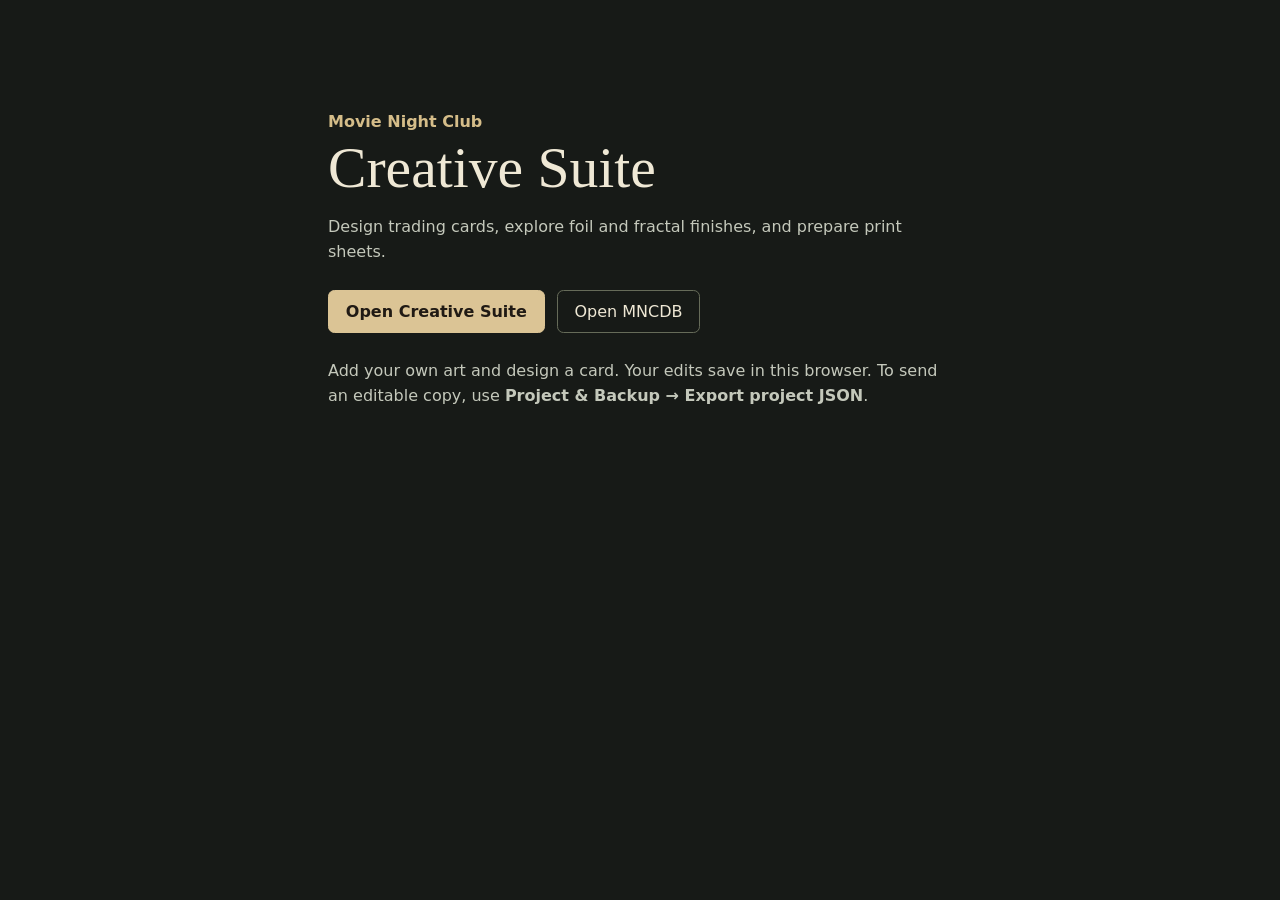
<file: index.html>
<!doctype html>
<html lang="en">
<head>
  <meta charset="utf-8">
  <meta name="viewport" content="width=device-width, initial-scale=1">
  <title>MNC Creative Suite</title>
  <style>
    :root { color-scheme: dark; font: 100% system-ui, sans-serif; }
    body { margin: 0; background: #171a17; color: #efe8d5; }
    main { margin: min(16vh, 7rem) auto 3rem; max-width: 39rem; padding: 0 1.25rem; }
    h1 { margin: .35rem 0 .9rem; font: 500 clamp(2.1rem, 8vw, 3.6rem)/1.08 Georgia, serif; }
    p { color: #c4c8bb; line-height: 1.55; }
    .club { color: #d5bd89; font-weight: 600; }
    nav { display: flex; flex-wrap: wrap; gap: .75rem; margin: 1.6rem 0; }
    a { padding: .7rem 1.05rem; border: 1px solid #666b59; border-radius: .4rem; color: #efe8d5; text-decoration: none; }
    nav a:first-child { background: #dbc495; border-color: #dbc495; color: #201a14; font-weight: 650; }
    a:hover { text-decoration: underline; }
    a:focus-visible { outline: 2px solid #f5e1bc; outline-offset: 4px; }
  </style>
</head>
<body>
  <main>
    <div class="club">Movie Night Club</div>
    <h1>Creative Suite</h1>
    <p>Design trading cards, explore foil and fractal finishes, and prepare print sheets.</p>
    <nav aria-label="Movie Night Club sites">
      <a href="./studio/">Open Creative Suite</a>
      <a href="https://flarnrules.github.io/mnc-db/">Open MNCDB</a>
    </nav>
    <p>Add your own art and design a card. Your edits save in this browser. To send an editable copy, use <strong>Project &amp; Backup → Export project JSON</strong>.</p>
  </main>
</body>
</html>
</file>
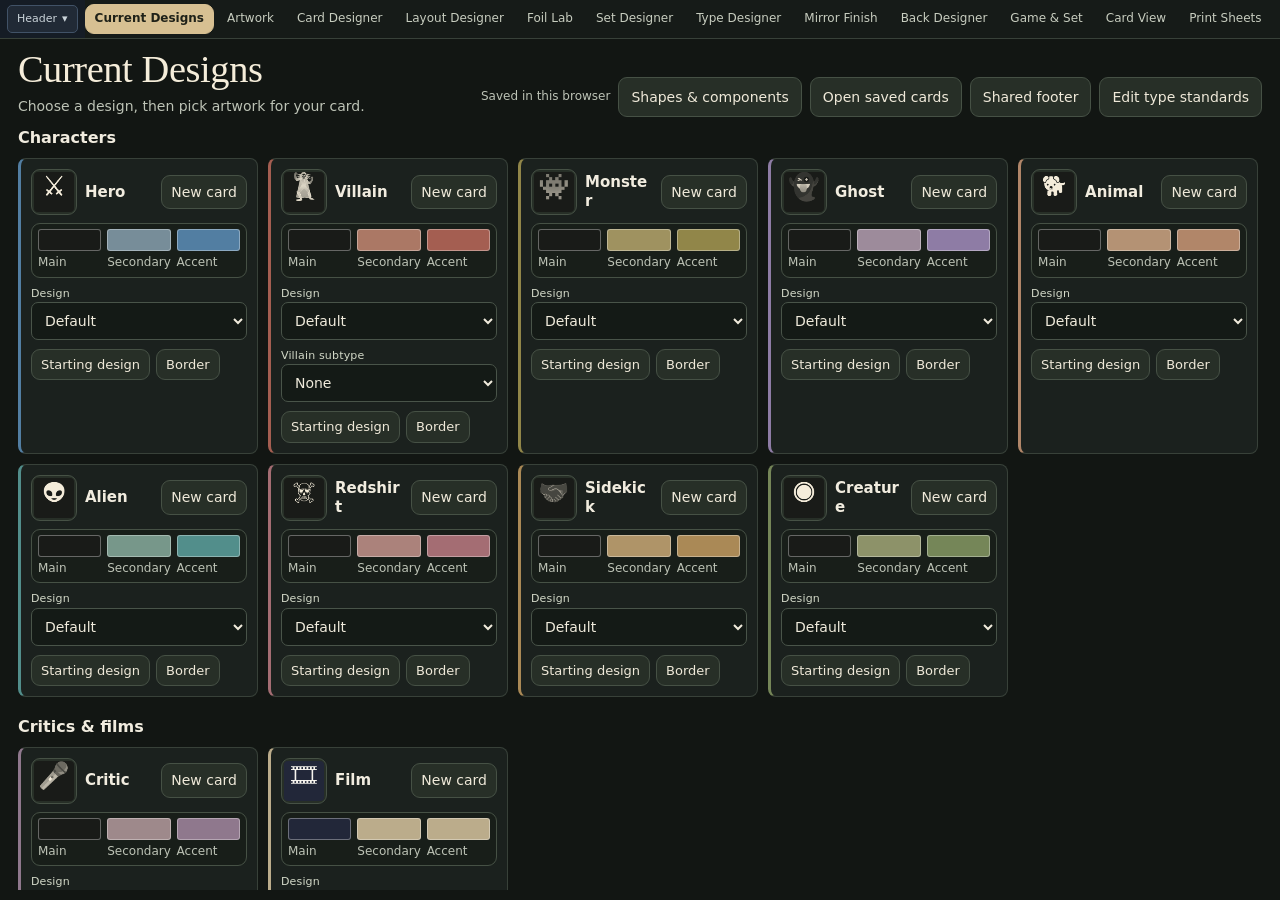
<file: studio/index.html>
<!doctype html>
<html lang="en"><head><meta charset="utf-8"><meta name="viewport" content="width=device-width, initial-scale=1, interactive-widget=resizes-content">
<title>MNC Creative Suite · 0.9.25</title><link rel="stylesheet" href="style.css?v=0.9.21"><link rel="stylesheet" href="back-studio.css"><link rel="stylesheet" href="shape-studio.css?v=0.9.24"><link rel="stylesheet" href="design-system.css?v=0.9.21"><link rel="stylesheet" href="layout-designer.css?v=0.9.21"><link rel="stylesheet" href="workspace.css?v=0.9.21"></head>
<body>
<header class="mast" id="suiteTray" hidden><div class="brand"><div class="brand-mark" aria-hidden="true"><span class="r">m</span><span class="b">n</span><span class="g">c</span></div><div><h1>Movie Night Club <b>Creative Suite</b></h1><p>TRADING CARD WORKSHOP</p></div></div><div class="mast-side"><span class="pill">v0.9.25</span><span class="pill gold">LIQUOR EXCHANGE · DEC 12 2026</span></div></header>
<div class="suite-nav"><button id="suiteTrayToggle" type="button" aria-controls="suiteTray" aria-expanded="false" title="Show suite header">Header</button><nav id="suiteTabs" class="tabs" aria-label="Workspace sections"><button type="button" class="active" data-tab="visualLanguage">Current Designs</button>
<button type="button" data-tab="library">Artwork</button>
<button type="button" data-tab="studio">Card Designer</button>
<button type="button" data-tab="layoutDesigner">Layout Designer</button>
<button type="button" data-tab="prism">Foil Lab</button>
<button type="button" data-tab="setDesigner">Set Designer</button>
<button type="button" data-tab="typeDesigner">Type Designer</button>
<button type="button" data-tab="mirror">Mirror Finish</button>
<button type="button" data-tab="backs">Back Designer</button>
<button type="button" data-tab="rules">Game &amp; Set</button>
<button type="button" data-tab="viewer">Card View</button>
<button type="button" data-tab="production">Print Sheets</button>
<button type="button" data-tab="fractal">Fractal Lab</button>
<button type="button" data-tab="glyph">Glyph Kit</button>
<button type="button" data-tab="data">Project &amp; Backup</button></nav>
<label class="compact-only suite-tool-picker"><span>Tool</span><select id="suiteTool" aria-label="Workspace tool"></select></label></div>
<main>
<section class="page" id="layoutDesigner" aria-labelledby="ldTitle">
  <header class="ld-toolbar">
    <div class="ld-heading"><h2 id="ldTitle">Layout Designer</h2><p id="ldEditScope">Edits autosave to this card.</p></div>
    <div id="ldTypeActions" class="ld-toolbar-actions" hidden><button id="ldCommitType" class="accent-btn" type="button">Save starting design</button><button id="ldCancelType" type="button">Cancel</button></div>
    <button id="ldSetupToggle" class="ld-mobile-control" type="button" aria-controls="ldSetup" aria-expanded="false">Card &amp; layout</button>
    <div class="ld-setup" id="ldSetup">
      <label class="label ld-card-choice" id="ldCardChoice">Card<select id="ldCard"></select></label>
      <details class="ld-layout-tools" id="ldLayoutTools">
        <summary>Reusable layouts</summary>
        <div class="ld-layout-menu">
          <div class="ld-preset-choice">
            <label class="label">Layout<select id="ldPreset"></select></label>
            <button id="ldApply" type="button">Load layout</button>
          </div>
        </div>
      </details>
      <div class="ld-toolbar-actions">
        <button id="ldNewDesign" type="button">New design</button>
        <button id="ldSave" type="button">Save design</button>
        <button id="ldTypeDefault" type="button">Use for this card type</button>
        <button id="ldExport" class="accent-btn" type="button">Export PNG</button>
      </div>
    </div>
  </header>
  <div class="ld-quick-tools" id="ldQuickTools" aria-label="Layout tools">
    <button id="ldFooterQuick" class="compact-only" type="button" disabled>Footer</button>
    <button id="ldArtQuick" type="button">Art window</button>
    <button id="ldMaskQuick" type="button">Cutout mask</button>
    <button id="ldPlatesQuick" type="button">Nameplates</button>
    <button id="ldBorderQuick" type="button">Outer border</button>
    <button id="ldGradientQuick" type="button">Gradients</button>
  </div>
  <p id="ldEmpty" class="ld-empty" hidden>Start a reusable design with <strong>New design</strong> or choose a card in <button type="button" data-tab="visualLanguage">Current Designs</button>.</p>
  <div class="ld-mobile-panes" id="ldMobilePanes" role="group" aria-label="Layout views">
    <button id="ldCanvasView" type="button" aria-controls="ldStagePanel" aria-pressed="true">Canvas</button>
    <button id="ldLayersView" type="button" aria-controls="ldLayerRail" aria-pressed="false">Layers</button>
    <button id="ldEditView" type="button" aria-controls="ldInspectorRail" aria-pressed="false">Edit layer</button>
  </div>
  <div class="ld-workspace" id="ldWorkspace" data-pane="canvas">
    <aside class="ld-rail ld-layer-rail" id="ldLayerRail" aria-labelledby="ldLayersTitle">
      <div class="ld-panel-heading"><h3 id="ldLayersTitle">Layers</h3></div>
      <div class="ld-layer-tools">
        <label class="sr-only" for="ldNewLayer">Layer to add</label>
        <select id="ldNewLayer"><option value="text">Text</option><option value="rect">Rectangle</option><option value="circle">Ellipse</option><option value="image">Image</option></select>
        <button id="ldAdd" type="button">Add</button>
      </div>
      <ul id="ldLayers" class="ld-layers" aria-label="Layers in stacking order"></ul>
      <div class="ld-layer-tools ld-reorder">
        <button id="ldForward" type="button" title="Move toward the front">Raise</button>
        <button id="ldBackward" type="button" title="Move toward the back">Lower</button>
      </div>
    </aside>
    <div class="ld-stage-panel" id="ldStagePanel">
      <div class="ld-trace-tools" id="ldTraceTools" role="group" aria-label="Trace cutout" hidden>
        <button id="ldTraceUndo" type="button">Remove point</button>
        <button id="ldTraceCancel" type="button">Cancel trace</button>
        <button id="ldTraceFinish" class="accent-btn" type="button">Finish outline</button>
      </div>
      <div class="ld-stage" id="ldStage">
        <div class="ld-mat" id="ldMat">
          <div class="ld-artboard" id="ldArtboard">
            <canvas id="ldCanvas" width="750" height="1050" tabindex="0" aria-label="Card front artboard. Select a layer, then use arrow keys to move it."></canvas>
            <canvas id="ldMaskGuide" class="ld-mask-guide" width="750" height="1050" tabindex="0" aria-label="Trace a cutout around the artwork" hidden></canvas>
            <div class="ld-safe-area" id="ldSafeArea" aria-hidden="true"></div>
            <div class="ld-selection" id="ldSelection" hidden>
              <div class="ld-handle" data-handle="nw"></div><div class="ld-handle" data-handle="ne"></div>
              <div class="ld-handle" data-handle="sw"></div><div class="ld-handle" data-handle="se"></div>
              <div class="ld-handle ld-handle-edge" data-handle="n"></div><div class="ld-handle ld-handle-edge" data-handle="s"></div>
              <div class="ld-handle ld-handle-edge" data-handle="w"></div><div class="ld-handle ld-handle-edge" data-handle="e"></div>
            </div>
          </div>
        </div>
      </div>
    </div>
    <aside class="ld-rail ld-inspector-rail" id="ldInspectorRail" aria-labelledby="ldLayerTitle">
      <div class="ld-panel-heading"><h3 id="ldLayerTitle">Properties</h3><select id="ldFooterPart" class="compact-only" aria-label="Footer layer" hidden><option value="footer">Set Abbrev</option><option value="number">Card number</option><option value="setIcon">Set Symbol</option><option value="footerLine">Footer divider</option></select></div>
      <div class="ld-inspector-tabs" aria-label="Layer settings">
        <button id="ldPropertiesTab" type="button" aria-pressed="true">Properties</button>
        <button id="ldFillTab" type="button" aria-pressed="false" hidden>Fill</button>
        <button id="ldEffectsTab" type="button" aria-pressed="false">Effects</button>
        <button id="ldMaskTab" type="button" aria-pressed="false" hidden>Mask</button>
      </div>
      <div id="ldInspector" class="ld-inspector"></div>
    </aside>
  </div>
  <footer class="ld-statusbar" id="ldStatusbar">
    <div class="ld-status-tools">
      <button id="ldUndo" type="button" title="Undo (Ctrl+Z)" disabled>Undo</button>
      <button id="ldRedo" type="button" title="Redo (Ctrl+Shift+Z)" disabled>Redo</button>
      <label class="ld-zoom">Zoom
        <select id="ldZoom"><option value="fit">Fit</option><option value="0.5">50%</option><option value="0.75">75%</option><option value="1">100%</option><option value="1.5">150%</option></select>
      </label>
      <button id="ldPan" class="ld-mobile-control" type="button" aria-pressed="false" title="Pan the zoomed canvas" hidden>Pan</button>
      <label class="ld-guides"><input id="ldGuides" type="checkbox" checked> Safe area guide</label>
      <button id="ldGuideHelp" type="button" aria-haspopup="dialog">Trim guide</button>
    </div>
    <p id="ldStatus" class="ld-hint" role="status">Drag to move. Double-click text to edit.</p>
    <div class="ld-status-links" id="ldStatusLinks">
      <button id="ldStudio" type="button">Card Designer</button>
      <button id="ldView" type="button">Card View</button>
    </div>
  </footer>
  <dialog id="ldGuideDialog" class="ld-dialog" aria-labelledby="ldGuideTitle">
    <h3 id="ldGuideTitle">Trim and safe area</h3>
    <p>The card edge is the intended 2½ × 3½ inch cut. Everything inside that edge is on the card, including the outer band.</p>
    <p>The dashed guide sits ⅛ inch (37.5 px) inside the cut. Keep essential text and symbols inside it so they have room if the cut shifts.</p>
    <p>A 24 px band starts at the edge and extends inward about 0.08 inch (2 mm). Print sheets place their cut marks at the card edge.</p>
    <form method="dialog" class="buttonbar"><button class="accent-btn" type="submit">Done</button></form>
  </dialog>
  <dialog id="ldSaveDialog" class="ld-dialog" aria-labelledby="ldSaveTitle">
    <form id="ldSaveForm">
      <h3 id="ldSaveTitle">Save design</h3>
      <label class="label">Design name<input id="ldSaveName" maxlength="96" required></label>
      <label class="label">Save to<select id="ldAssignment"><option id="ldOtherAssignment" value="other">Other designs</option><option value="variant">Card type variant</option><option value="default">Card type default</option></select></label>
      <label class="label" id="ldAssignmentTypeRow" hidden>Card type<select id="ldAssignmentType"></select></label>
      <p id="ldAssignmentStatus" class="status-line" role="status"></p>
      <div class="buttonbar"><button id="ldSaveCancel" type="button">Cancel</button><button type="submit" class="accent-btn">Save</button></div>
    </form>
  </dialog>
</section>
<section class="page" id="typeDesigner">
<div class="sectionhead"><div><h2>Type Designer</h2><p>Shared rule wording and formatting for a card type.</p></div><div class="buttonbar"><button id="typeOpenLayout" type="button">Open Layout Designer</button><button id="typeOpenSymbols" type="button">Edit type design</button><button id="typeOpenCard" type="button">Open preview card</button></div></div>
<div class="type-workspace tool-workspace"><aside class="panel"><label class="label">Card type<select id="typeDesignProfile"></select></label><p id="typeDesignCount" class="status-line"></p>
<label class="label" id="typeColorLabel">Type accent<input id="typeDesignColor" type="color"></label>
<label class="label" id="typeHeaderSubtypeRow">Character header<select id="typeHeaderSubtype"><option value="">Use default</option><option value="false">Type only</option><option value="true">Show italic subtype</option></select></label>
<h3>Shared printed rule</h3><label class="label">Wording<select id="typeDesignRuleMode"><option value="default">Original wording</option><option value="custom">My wording</option><option value="hidden">Do not print a type rule</option></select></label>
<textarea id="typeDesignRule" rows="5" maxlength="4000" aria-label="Shared printed type rule"></textarea>
<p class="status-line">Edits update matching cards that follow the type rule. For Sidekicks, {partner} inserts the card's partner name.</p>
<button id="typeRestoreRule" type="button">Restore original wording</button>
<details id="villainSubtypeSettings" class="panel-section" open hidden>
  <summary>Villain subtypes</summary>
  <p id="villainSubtypeNames" class="muted"></p>
  <div class="buttonbar">
    <label class="label">New Villain subtype<input id="newVillainSubtype" maxlength="40"></label>
    <button id="addVillainSubtype" type="button">Add subtype</button>
  </div>
</details>
<details class="panel-section" open><summary>Matchup attributes</summary><div class="pair"><label class="label">Layout<select id="typeAttrLayout"><option value="columns">Side by side</option><option value="stacked">Stacked rows</option></select></label><label class="label">Order<select id="typeAttrOrder"><option value="wins-first">Beats first</option><option value="losses-first">Beaten by first</option></select></label></div><div class="pair"><label class="label">Background<select id="typeAttrStyle"><option value="tint">Type colors</option><option value="none">No background</option><option value="outline">Outline</option><option value="solid">Solid</option></select></label><label class="label">Space between groups (px)<input id="typeAttrGap" type="number" min="4" max="100" step="1"></label></div><div class="pair"><label class="label">Type names (px)<input id="typeAttrValueSize" type="number" min="10" max="48" step="1"></label><label class="label">Type symbols (px)<input id="typeAttrIconSize" type="number" min="0" max="60" step="1"></label></div><div class="pair"><label class="toggle"><input id="typeAttrLabels" type="checkbox"> Print headings</label><label class="toggle"><input id="typeAttrIcons" type="checkbox"> Print symbols</label><label class="toggle"><input id="typeAttrNames" type="checkbox"> Print type names</label></div><div class="pair"><label class="label">Beats heading<input id="typeAttrWinLabel" maxlength="48" placeholder="Auto"></label><label class="label">Beaten by heading<input id="typeAttrLossLabel" maxlength="48" placeholder="Auto"></label></div></details>
<details class="panel-section" id="typeMatchHeading" open>
  <summary>Beats and Beaten by heading style</summary>
  <div class="pair">
    <label class="label">Heading font<select id="typeMatchHeadingFont"><option value="">Default</option><option value="sans">Sans serif</option><option value="serif">Serif</option><option value="mono">Monospace</option><option value="system">System UI</option></select></label>
    <label class="label">Heading weight and style<select id="typeMatchHeadingStyle"><option value="">Default</option><option value="normal">Regular</option><option value="bold">Bold</option><option value="italic">Italic</option><option value="bold-italic">Bold italic</option></select></label>
  </div>
  <div class="three"><label class="label">Headings (px)<input id="typeAttrLabelSize" type="number" min="8" max="32" step="1"></label><label class="label">Heading color<input id="typeMatchHeadingColor" type="color"></label><button id="typeMatchHeadingAuto" type="button">Use palette color</button></div>
</details>
<details class="panel-section" open><summary>Type rule, power &amp; quote formatting</summary><div class="three"><label class="label">Type rule (px)<input id="typeCopyTypeSize" type="number" min="12" max="48" step="1"></label><label class="label">Power (px)<input id="typeCopyPowerSize" type="number" min="12" max="48" step="1"></label><label class="label">Quote (px)<input id="typeCopyQuoteSize" type="number" min="10" max="40" step="1"></label></div><div class="pair"><label class="label">Rule font<select id="typeCopyFont"><option value="sans">Sans serif</option><option value="serif">Serif</option><option value="mono">Monospace</option></select></label><label class="label">Quote font<select id="typeCopyQuoteFont"><option value="serif">Serif</option><option value="sans">Sans serif</option><option value="mono">Monospace</option></select></label></div><div class="pair"><label class="toggle"><input id="typeCopyItalic" type="checkbox"> Italic quote</label><label class="label">Quote alignment<select id="typeCopyAlign"><option value="left">Left</option><option value="center">Center</option><option value="right">Right</option></select></label></div></details>
<button id="typeApplyFormatting" type="button">Use this formatting on matching cards</button><p id="typeDesignStatus" class="status-line" role="status"></p>
</aside><div class="panel type-preview-panel"><label class="label">Preview<select id="typePreviewCard"></select></label><canvas id="typeDesignPreview" width="750" height="1050" aria-label="Live type design preview"></canvas><p id="typePreviewStatus" class="status-line" role="status"></p></div></div></section>
<section class="page" id="setDesigner">
  <div class="sectionhead">
    <div><h2>Set Designer</h2><p id="setPlanSummary"></p></div>
    <div class="buttonbar"><button id="setExportPlan" type="button">Export plan CSV</button><button id="setNumberPreview" type="button">Preview numbering</button></div>
  </div>
  <div class="set-stats" id="setPlanStats"></div>
  <div class="set-workspace tool-workspace">
    <aside class="panel">
      <div class="pair">
        <label class="label">Set size<input id="setTarget" type="number" min="1" max="300"></label>
        <label class="label">Edition<input id="setEdition" maxlength="14"></label>
      </div>
      <div class="matrix-scroll"><table class="set-counts"><thead><tr><th>Group</th><th>Planned</th><th>Named</th></tr></thead><tbody id="setGroupCounts"></tbody></table></div>
      <p id="setPlanBalance" class="status-line" role="status"></p>
      <button id="setCreateNamed" type="button">Create the named drafts</button>
      <p id="setActionStatus" class="status-line" role="status"></p>
    </aside>
    <div class="panel">
      <div class="previewheading"><h3 id="setGroupTitle"></h3><button id="setEditGroupStyle" type="button">Edit this standard</button></div>
      <label class="label">Card group<select id="setGroup"></select></label>
      <p id="itemSlotHelp" class="status-line" hidden></p>
      <div class="matrix-scroll set-slot-scroll"><table class="set-slots"><thead><tr><th>Slot</th><th>Card name</th><th>Linked design</th><th></th></tr></thead><tbody id="setSlotRows"></tbody></table></div>
      <details id="setOverflow" hidden><summary>Saved slots beyond this quantity</summary><div id="setOverflowRows"></div></details>
      <details id="setNumbering" hidden>
        <summary>Numbering preview</summary>
        <p id="setNumberWarning" class="status-line"></p>
        <div class="matrix-scroll set-slot-scroll"><table><thead><tr><th>Proposed</th><th>Group</th><th>Name</th><th>Current</th></tr></thead><tbody id="setNumberRows"></tbody></table></div>
        <button id="setApplyNumbers" type="button">Apply numbers to linked cards</button>
      </details>
    </div>
  </div>
</section>

<section class="page active" id="visualLanguage" aria-labelledby="currentDesignsTitle">
  <div class="sectionhead">
    <div><h2 id="currentDesignsTitle" tabindex="-1">Current Designs</h2><p id="designsIntro">Choose a design, then pick artwork for your card.</p></div>
    <div class="buttonbar">
      <span id="designSaveStatus" class="status-line" role="status"></span>
      <button id="openDesignComponents" type="button" aria-controls="designComponentsPanel" aria-expanded="false">Shapes &amp; components</button>
      <button id="openSavedCards" type="button" data-tab="studio">Open saved cards</button>
      <button id="openSharedFooter" type="button" aria-controls="sharedFooterPanel" aria-expanded="false">Shared footer</button>
      <button id="toggleDesignStandards" type="button" aria-controls="designStandards" aria-expanded="false">Edit type standards</button>
    </div>
  </div>
  <div id="designGallery" class="tool-scroll">
    <p id="designArtworkNote" class="status-line" hidden></p>
    <div id="designChoices"></div>
    <details id="otherDesigns" class="other-card-types">
      <summary>Other designs</summary>
      <div class="buttonbar design-management">
        <label class="label">Preview type<select id="designNewType"></select></label>
        <button id="designNewLayout" type="button">New design</button>
      </div>
      <div id="designOtherList" class="design-list"></div>
    </details>
    <details class="other-card-types">
      <summary>Other card types</summary>
      <div class="buttonbar">
        <label class="label">Legacy type<select id="otherCardType"><option>Archive</option><option>Member</option><option>Meme</option><option>Moment</option><option>Location</option><option>Byline</option><option>Award</option><option>Reaction</option><option>Artifact</option></select></label>
        <button id="createOtherCard" type="button">New card</button>
      </div>
    </details>
  </div>
  <div id="designStandards" class="symbols-workspace tool-workspace" hidden>
    <div id="standardGlyphTools" class="panel">
      <div class="glyph-alignment">
        <canvas id="symbolAlignment" width="224" height="224" tabindex="0" aria-label="Glyph alignment in its box. Drag or use the arrow keys to move the glyph."></canvas>
        <div>
          <h3>Glyph alignment</h3>
          <p class="muted">Drag the glyph in the square to adjust it within its box. Arrow keys move it in small steps.</p>
          <output id="symbolAlignmentStatus">X 0% · Y 0%</output>
          <div class="buttonbar"><button id="symbolAlignCenter" type="button">Center glyph</button><button id="symbolAlignReset" type="button">Reset</button></div>
        </div>
      </div>
      <label class="label">Glyph source<select id="symbolSource"><option value="text">Text or emoji</option><option value="image">PNG image</option><option value="builtin">Drawn type glyph</option><option value="hidden">Hidden</option></select></label>
      <div id="symbolTextFields">
        <label class="label">Glyph<input id="symbolGlyph" maxlength="32"></label>
        <div id="symbolCandidates" class="buttonbar"></div>
        <details class="panel-section">
          <summary>Font and presentation</summary>
          <div class="pair">
            <label class="label">Font<select id="symbolFont"></select></label>
            <label class="label">Presentation<select id="symbolPresentation"><option value="text">Monochrome text</option><option value="emoji">Color emoji</option></select></label>
          </div>
          <p id="symbolFontStatus" class="status-line" role="status"></p>
          <div class="font-comparison"><figure><canvas id="symbolSegoe" width="180" height="130" aria-label="Segoe UI Symbol comparison"></canvas><figcaption>Segoe UI Symbol</figcaption></figure><figure><canvas id="symbolTimes" width="180" height="130" aria-label="Times New Roman comparison"></canvas><figcaption>Times New Roman</figcaption></figure></div>
          <button id="symbolFreeze" type="button">Save glyph as PNG</button>
        </details>
      </div>
      <div id="symbolImageFields" hidden>
        <label class="label">Glyph image<select id="symbolAsset"></select></label>
        <div class="buttonbar"><label class="file-label secondary">Upload PNG<input id="symbolUpload" type="file" accept="image/png,.png"></label><button id="symbolFindDrawing" type="button">Find matching drawing</button></div>
        <details class="panel-section">
          <summary>Image appearance</summary>
          <label class="label">Image style<select id="symbolImageMode"><option value="tint">Single ink silhouette</option><option value="original">Original image</option></select></label>
          <label class="toggle"><input id="symbolRemoveWhite" type="checkbox" checked> Clear white background</label>
        </details>
      </div>
      <p id="symbolStatus" class="status-line" role="status"></p>
      <details class="panel-section">
        <summary>Glyph ink and background</summary>
        <label class="label">Ink<select id="symbolInkMode"><option value="auto">Use card text color</option><option value="custom">Custom</option></select></label>
        <label class="label" id="symbolColorRow" hidden>Custom ink<input id="symbolColor" type="color" value="#000000"></label>
        <div class="symbol-large"><canvas id="symbolLarge" width="512" height="512" aria-label="Selected glyph on its own"></canvas></div>
      </details>
      <details class="panel-section">
        <summary>Chart tools</summary>
        <div class="buttonbar"><button id="symbolRefresh" type="button">Refresh glyph folder</button><button id="symbolExportChart" type="button">Export chart PNG</button></div>
      </details>
      <details id="browseTypeGlyphs" class="panel-section">
        <summary>Browse type glyphs</summary>
        <div class="symbol-chart" id="symbolChart"></div>
      </details>
    </div>
    <div id="typeStandardPreviewPanel" class="panel type-standard-preview" hidden>
      <h3>Starting design preview</h3>
      <canvas id="typeStandardPreview" width="375" height="525" aria-label="Preview of the default for a new card of this type"></canvas>
    </div>
    <div class="panel symbol-editor">
      <label class="label">Type or mark<select id="symbolProfile"></select></label>
      <div class="standard-tabs" role="group" aria-label="Type design settings">
        <button type="button" data-standard-tab="colors">Colors</button>
        <button type="button" data-standard-tab="border">Border</button>
        <button type="button" data-standard-tab="glyphs">Glyphs</button>
        <button type="button" data-standard-tab="layout">Starting design</button>
      </div>
      <section id="standardColors" hidden>
        <h3>Starting colors</h3>
        <p class="muted">Choose a swatch or enter a hex value. New cards of this type use these colors.</p>
        <div id="typeColorFields" class="type-color-fields"></div>
        <div class="buttonbar"><button id="resetTypeColors" type="button">Use layout colors</button><button id="editSourceColors" type="button">Edit card colors</button></div>
        <p id="typeColorStatus" role="status" class="status-line"></p>
      </section>
      <section id="standardBorder" hidden>
        <h3>Starting border</h3>
        <p class="muted">New cards of this type start with this border.</p>
        <div class="pair">
          <label class="label">Border profile<select id="typeBorderProfile"></select></label>
          <label class="label"><span id="typeBorderColorLabel">Border color</span><input id="typeBorderColor" type="color"></label>
        </div>
        <label class="label" id="typeBorderClassicRow">Classic style<select id="typeBorderClassic"></select></label>
        <div class="pair">
          <label class="label" id="typeBorderWidthRow"><span id="typeBorderWidthLabel">Band width (px)</span><input id="typeBorderWidth" type="number" min="2" max="160" step="1"></label>
          <label class="label" id="typeBorderInsetRow">Inset (px)<input id="typeBorderInset" type="number" min="0" max="90" step="1"></label>
        </div>
        <div class="pair">
          <label class="label" id="typeBorderContourRow">Contour<select id="typeBorderContour"></select></label>
          <label class="label">Opacity (%)<input id="typeBorderOpacity" type="number" min="0" max="100" step="1"></label>
        </div>
        <label class="toggle"><input id="typeBorderVisible" type="checkbox"> Show outer border</label>
        <button id="resetTypeBorder" type="button">Use layout border</button>
        <details class="panel-section">
          <summary>Copy a border between cards and this type</summary>
          <label class="label">Saved card<select id="typeBorderSource"></select></label>
          <div class="buttonbar"><button id="captureTypeBorder" type="button">Use this card’s border</button><button id="applyTypeBorder" type="button">Apply border to this card</button></div>
        </details>
        <p id="typeBorderStatus" role="status" class="status-line"></p>
      </section>
      <section id="standardLayout" hidden>
        <h3>Starting design for new cards</h3>
        <p id="startingDesignSource" class="muted"></p>
        <div class="buttonbar"><button id="standardEditLayout" class="accent-btn" type="button">Edit default</button><button id="standardNewVariant" type="button">New variant</button><button id="standardTypeRules" type="button">Type rules &amp; matchups</button></div>
        <div id="typeAssignSection" class="design-management" hidden>
          <label class="label">Assign saved design<select id="typeAssignDesign"></select></label>
          <div class="buttonbar"><button id="typeSetDesignDefault" type="button">Set as default</button><button id="typeAddDesignVariant" type="button">Add variant</button></div>
        </div>
        <div class="design-management"><h3>Variants</h3><div id="typeDesignVariants" class="design-list"></div></div>
        <details class="panel-section">
          <summary>Use a saved card as the starting design</summary>
          <label class="label">Source card<select id="standardSource"></select></label>
          <p class="muted">Copies the look and layout. New cards get their own title, art, and number.</p>
          <button id="symbolSaveDesign" type="button">Use this card’s design</button>
        </details>
        <button id="resetStartingDesign" type="button" hidden>Reset starting layout</button>
        <p id="symbolDesignStatus" class="status-line" role="status"></p>
      </section>
      <section id="standardGlyphs">
      <div class="pair">
        <label id="symbolTargetRow" class="label">Glyph to edit<select id="symbolTarget"><option value="icon">Type icon</option><option value="setMark">LX26 set mark</option></select></label>
        <label class="label">Badge shape<select id="symbolBackdrop"><option value="none">None</option><option value="circle">Circle</option><option value="square">Rounded square</option><option value="pill">Pill</option><option value="diamond">Diamond</option><option value="shield">Shield</option></select></label>
      </div>
      <div id="typeMarkTools" class="buttonbar" hidden><p id="typeMarkStatus" class="status-line"></p><button id="resetTypeMark" type="button">Use shared LX26 mark</button></div>
      <div class="symbol-context-window" id="symbolContextWindow">
        <h3>Glyph preview</h3>
        <p id="symbolContextLocation" class="status-line"></p>
        <label class="label">Preview card<select id="symbolContextCard"></select></label>
        <label class="label" id="symbolPreviewModeRow" hidden>Preview style
          <select id="symbolPreviewMode">
            <option value="standard">Selected standard</option>
            <option value="card">Card’s saved glyph and placement</option>
          </select>
        </label>
        <div class="symbol-context-canvases">
          <figure><canvas id="symbolContextMini" width="250" height="350" tabindex="0" aria-label="Full card and glyph outline"></canvas><figcaption>Full card</figcaption></figure>
          <figure><canvas id="symbolContextSection" width="600" height="378" tabindex="0" aria-label="Close-up of the rendered glyph"></canvas><figcaption>Glyph close-up</figcaption></figure>
        </div>
        <div id="symbolPlacementTools">
          <p class="status-line">Drag the outlined glyph to move it.</p>
          <label class="label">Glyph size <output id="symbolPlacementSizeLabel"></output><input id="symbolPlacementSize" type="range" min="0" max="250" step="1"></label>
          <details class="inspector-subsection">
            <summary>Position and apply</summary>
            <div class="three">
              <label class="label">Size (px)<input id="symbolPlacementSizeNumber" type="number" min="0" max="250" step="1"></label>
              <label class="label">Left / right (px)<input id="symbolPlacementX" type="number" min="-750" max="750" step="1"></label>
              <label class="label">Up / down (px)<input id="symbolPlacementY" type="number" min="-1050" max="1050" step="1"></label>
            </div>
            <div class="symbol-move-pad" role="group" aria-label="Move glyph">
              <button id="symbolMoveLeft" type="button">Left</button>
              <button id="symbolMoveUp" type="button">Up</button>
              <button id="symbolMoveDown" type="button">Down</button>
              <button id="symbolMoveRight" type="button">Right</button>
              <button id="symbolPlacementReset" type="button">Reset</button>
            </div>
            <p class="status-line">Focus a preview and use arrow keys to move 1 px or Shift and an arrow key to move 10 px.</p>
            <div class="buttonbar">
              <button id="symbolPlacementCard" type="button">Apply glyph to preview card</button>
              <button id="symbolPlacementType" type="button">Use placement for type</button>
            </div>
          </details>
        </div>
        <p id="symbolContextStatus" class="status-line" role="status"></p>
      </div>
      </section>
    </div>
  </div>
  <div id="designComponentsPanel" class="tool-scroll" hidden>
    <div class="previewheading"><h3>Shapes &amp; components</h3><button id="drawDesignShape" type="button">Draw a shape</button></div>
    <section class="design-group"><h3>Artwork outlines</h3><div id="designArtShapes" class="design-shape-grid"></div></section>
    <section class="design-group"><h3>Nameplates</h3><div id="designPlateShapes" class="design-shape-grid"></div></section>
    <section class="design-group"><h3>Saved shapes</h3><div id="designSavedShapes" class="design-shape-grid"></div></section>
  </div>
  <div id="sharedFooterPanel" class="symbols-workspace tool-workspace" hidden>
    <div class="panel type-standard-preview">
      <label class="label">Preview card type<select id="sharedFooterPreviewType"></select></label>
      <canvas id="sharedFooterPreview" width="375" height="525" aria-label="Preview of the shared footer on a card"></canvas>
    </div>
    <section class="panel symbol-editor" aria-labelledby="sharedFooterTitle">
      <h3 id="sharedFooterTitle">Shared footer</h3>
      <label class="label">Footer layout<select id="sharedFooterLayout"><option value="character">Character cards</option><option value="shared">All card types</option></select></label>
      <p class="muted" id="sharedFooterSummary"></p>
      <div class="buttonbar">
        <button id="sharedFooterEditLayout" class="accent-btn" type="button">Edit shared footer layout</button>
        <button id="sharedFooterApplyAll" type="button">Use shared footer on all cards</button>
        <button id="sharedFooterUndo" type="button" hidden>Undo linking</button>
        <button id="sharedFooterEditMark" type="button">Edit the LX26 mark</button>
      </div>
      <p id="sharedFooterStatus" class="status-line" role="status"></p>
      <details class="design-management" id="sharedFooterExceptions">
        <summary>Footer for one card or type</summary>
        <label class="label">Edit footer for<select id="sharedFooterScope"><option value="type">Preview type’s default</option><option value="card">Saved card</option></select></label>
        <label class="label" id="sharedFooterCardRow" hidden>Saved card<select id="sharedFooterCard"></select></label>
        <label class="toggle"><input id="sharedFooterLink" type="checkbox"> Use this footer layout</label>
        <button id="sharedFooterOpenLayout" type="button">Open footer in Layout Designer</button>
      </details>
    </section>
  </div>
</section>

<section class="page" id="library" aria-labelledby="artworkTitle">
  <div class="sectionhead">
    <div><h2 id="artworkTitle">Artwork</h2></div>
    <label class="file-label">＋ Import images / GIFs<input id="newArtwork" type="file" accept="image/*,.gif" multiple></label>
  </div>
  <div id="artworkForDesign" class="artwork-for-design panel" hidden>
    <strong id="artworkDesignName"></strong>
    <div class="buttonbar"><button id="artworkBackToDesigns" type="button" data-tab="visualLanguage">Back to Current Designs</button><button id="artworkWithoutImage" type="button">Continue without artwork</button></div>
  </div>
  <div class="panel toolbar">
    <input id="assetSearch" placeholder="Find art by title or filename..." aria-label="Search artwork">
    <select id="assetFilter" aria-label="Artwork type"><option value="">All artwork types</option></select>
    <span id="assetCount" class="muted" role="status"></span>
  </div>
  <div class="buttonbar"><button id="diskArtworkRefresh" hidden>Refresh project artwork</button><span id="diskArtworkStatus" class="muted tiny" role="status"></span></div>
  <div class="tool-scroll" id="assetScroll" tabindex="0" role="region" aria-label="Artwork gallery">
    <p id="assetEmpty" class="muted" hidden></p>
    <div id="assetGrid" class="asset-grid"></div>
  </div>
</section>
<section class="page" id="studio" aria-labelledby="cardDesignerTitle">
<div class="sectionhead card-designer-heading">
  <h2 id="cardDesignerTitle">Card Designer</h2>
  <div class="card-actions">
    <p id="cardSaveStatus" role="status">Edits save in this browser.</p>
    <div class="buttonbar">
      <button id="addCard" class="accent-btn" type="button">New card</button>
      <button id="cloneCard" type="button">Duplicate card</button>
      <button id="saveCardPNG" type="button">Export PNG</button>
    </div>
  </div>
</div>
<div class="workspace tool-workspace">
<aside class="panel leftPane" id="studioCards" aria-labelledby="savedCardsTitle">
  <h3 id="savedCardsTitle">Saved cards</h3>
  <label class="label">Find card<input id="cardSearch" placeholder="Name, ID, family..."></label>
  <label class="label">Show<select id="cardScope"><option value="all">All cards</option><option value="game">Catalog &amp; game cards</option><option value="archive">Legacy layouts</option></select></label>
  <div id="cardList" class="card-list"></div>
</aside>
<div class="preview-pane panel">
  <div class="canvas-frame">
    <canvas id="cardPreview" width="750" height="1050" aria-label="Rendered trading card preview"></canvas>
    <p id="cardPreviewEmpty" class="muted" hidden>Choose a saved card or start a new one.</p>
  </div>
  <div class="card-preview-bar">
    <span id="activeCardTitle">Card preview</span>
    <div class="buttonbar">
      <button id="studioToggleCards" class="compact-only" type="button" aria-expanded="false" aria-controls="studioCards">Saved cards</button>
      <button id="cardEditLayout" type="button" data-tab="layoutDesigner">Edit layout</button>
      <button id="cardOpenFoil" type="button" data-tab="prism" aria-label="Preview in Foil Lab">Foil Lab</button>
      <button id="openCardView" type="button">Front &amp; back</button>
    </div>
  </div>
</div>
<aside id="rightPane" class="panel rightPane"><label class="label">Title<input id="c_title"></label><div class="pair"><label class="label">Role / family<select id="c_family"><option>Character</option><option>Movie</option><option>Member</option><option>Critic</option><option>Meme</option><option>Item</option><option>Archive</option><option>Moment</option><option>Location</option><option>Byline</option><option>Award</option><option>Reaction</option><option>Artifact</option></select></label><label class="label">Rarity<select id="c_rarity"><option>Unassigned</option><option>Common</option><option>Uncommon</option><option>Rare</option><option>Ultra Rare</option><option>Special</option></select></label></div>
<p id="catalogCardStatus" class="muted tiny catalog-card-status" hidden></p>
<div id="cardItemSetControls" hidden>
  <div class="item-set-actions">
    <label class="label">Item set group<select id="cardItemSetGroup" aria-describedby="cardItemSetStatus"></select></label>
    <button id="cardOpenSetSlots" type="button">Open set slots</button>
  </div>
  <p id="cardItemSetStatus" class="status-line" role="status"></p>
</div>
<div class="inspector-tabs" role="group" aria-label="Card controls"><button type="button" data-edit-section="content">Content</button><button type="button" data-edit-section="attributes">Matchups</button><button type="button" data-edit-section="footer">Credits &amp; set</button><button type="button" data-edit-section="art">Appearance</button><button type="button" data-edit-section="symbols">Symbols</button></div>
<div class="buttonbar inspector-shortcuts card-appearance-tools">
  <button id="jumpRules" type="button">Rules</button><button id="jumpHeader" type="button">Type icon</button>
  <button id="jumpArt" type="button">Artwork</button><button id="jumpLook" type="button">Colors</button><button id="jumpFooter" type="button">Footer</button><button id="openMirrorFinish" type="button">Mirror finish</button>
</div>
<div id="gameInspector" hidden>
  <details id="gameplayGroup" class="panel-section game-rule-controls" open>
    <summary>Type &amp; gameplay</summary>
    <p id="gameRoleHelp" class="muted tiny"></p>
    <div id="typeControl">
      <div class="pair">
        <label class="label">Character category<select id="gameCategory"></select></label>
        <label class="label" id="creatureTypeControl">Creature type<input id="gameCharacterType" list="gameCharacterTypeOptions" maxlength="40"><datalist id="gameCharacterTypeOptions"></datalist></label>
      </div>
      <label class="label"><span id="gameSubtypeLabel">Subtype</span><input id="gameCharacterSubtype" maxlength="40"></label><datalist id="gameVillainSubtypes"></datalist>
      <label class="label" id="sidekickPartnerRow" hidden>Sidekick partner<input id="sidekickPartner" list="sidekickPartners" maxlength="80" placeholder="Character name or Card ID" aria-describedby="sidekickPartnerName"><datalist id="sidekickPartners"></datalist><small id="sidekickPartnerName" class="muted"></small></label>

    </div>
    <div class="match-readout" id="gameMatchups"></div>
    <button id="typeManageFromCard" type="button">Edit this type</button>
  </details>
  <details id="gameArtwork" class="panel-section">
    <summary>Artwork &amp; crop</summary>
    <label class="label">Artwork format<select id="artworkProfile"><option value="custom">Custom / existing crop</option><option value="standard">Standard · 3:2 · 2400 × 1600</option><option value="tall">Tall · 4:3 · 2400 × 1800</option><option value="wide">Wide · 2:1 · 2400 × 1200</option><option value="full">Full art · 5:7</option></select></label>
    <label class="label">Source image<select id="gameArt"></select></label>
    <div class="pair"><label class="label">Artwork fit<select id="gameFit"><option value="cover">Fill / crop</option><option value="contain">Show whole image</option></select></label><label class="label">Zoom<input type="range" id="gameZoom" min="1" max="2.5" step=".025"></label></div>
    <div class="pair"><label class="label">Pan X<input type="range" id="gamePanX" min="-1" max="1" step=".02"></label><label class="label">Pan Y<input type="range" id="gamePanY" min="-1" max="1" step=".02"></label></div>
    <div class="buttonbar"><label class="file-label secondary mini-file">Upload image<input type="file" id="gameArtUpload" accept="image/*"></label><button id="fitArt" type="button">Reset crop</button><button id="artToFractal" type="button">Open in Fractal Lab</button></div>
    <details class="inspector-subsection">
      <summary>Artwork window</summary>
      <div class="pair"><label class="label">Artwork shape<select id="gameShape"><option value="marquee">Marquee arch</option><option value="rounded">Rounded</option><option value="square">Square</option><option value="cut">Cut corners</option><option value="ellipse">Oval</option></select></label><label class="label">Artwork border<select id="gameBorder"><option value="solid">Single</option><option value="double">Double</option><option value="dashed">Dashed</option><option value="none">None</option></select></label></div>
<div class="pair"><label class="label">Artwork height<input type="range" id="artHeight" min="37" max="61"></label><label class="label">Artwork inset<input type="range" id="artInset" min="4.4" max="16" step=".2"></label></div>
<label class="label">Artwork corner<input type="range" id="gameArtRadius" min="0" max="80"></label>
    </details>
  </details>
</div>
<details id="cardWriting" class="panel-section" open><summary>Type rule, quote &amp; special power</summary>
<h4 class="footer-heading">Shared type rule</h4>
<label class="label">Wording for this card<select id="cardTypeRuleMode"><option value="inherit">Follow type rule</option><option value="custom">This card only</option><option value="hidden">Do not print</option></select></label>
<textarea id="cardTypeRuleText" rows="3" maxlength="4000" aria-label="Printed type rule"></textarea><button id="cardEditTypeRule" type="button">Edit shared type rule</button>
<h4 class="footer-heading">Special power</h4><label class="toggle"><input id="showPower" type="checkbox"> Print special power</label><label class="label">Power name<input id="ruleTitle" maxlength="80"></label><div class="pair"><label class="label">Timing<select id="gameTiming"></select></label><label class="toggle"><input id="showTiming" type="checkbox"> Print timing</label></div><label class="label">Power text<textarea id="ruleText" rows="3" maxlength="2000"></textarea></label>
<h4 class="footer-heading">Quote</h4><label class="toggle"><input id="showQuote" type="checkbox"> Print quote</label><textarea id="gameQuote" rows="3" aria-label="Quote"></textarea>
<details class="inspector-subsection"><summary>Text formatting</summary><div class="three"><label class="label">Type rule (px)<input id="cardCopyTypeSize" type="number" min="12" max="48" step="1"></label><label class="label">Power (px)<input id="cardCopyPowerSize" type="number" min="12" max="48" step="1"></label><label class="label">Quote (px)<input id="cardCopyQuoteSize" type="number" min="10" max="40" step="1"></label></div><div class="pair"><label class="label">Rule font<select id="cardCopyFont"><option value="sans">Sans serif</option><option value="serif">Serif</option><option value="mono">Monospace</option></select></label><label class="label">Quote font<select id="cardCopyQuoteFont"><option value="serif">Serif</option><option value="sans">Sans serif</option><option value="mono">Monospace</option></select></label></div><div class="pair"><label class="toggle"><input id="cardCopyItalic" type="checkbox"> Italic quote</label><label class="label">Quote alignment<select id="cardCopyAlign"><option value="left">Left</option><option value="center">Center</option><option value="right">Right</option></select></label></div><button id="cardCopyReset" type="button">Follow type formatting</button></details><p class="status-line" id="ruleFit" role="status"></p></details>
<details id="cardAttributes" class="panel-section" open><summary>Beats &amp; beaten by</summary><div class="pair"><label class="label">Layout<select id="cardAttrLayout"><option value="columns">Side by side</option><option value="stacked">Stacked rows</option></select></label><label class="label">Order<select id="cardAttrOrder"><option value="wins-first">Beats first</option><option value="losses-first">Beaten by first</option></select></label></div><div class="pair"><label class="label">Background<select id="cardAttrStyle"><option value="tint">Type colors</option><option value="none">No background</option><option value="outline">Outline</option><option value="solid">Solid</option></select></label><label class="label">Space between groups (px)<input id="cardAttrGap" type="number" min="4" max="100" step="1"></label></div><div class="pair"><label class="label">Type names (px)<input id="cardAttrValueSize" type="number" min="10" max="48" step="1"></label><label class="label">Headings (px)<input id="cardAttrLabelSize" type="number" min="8" max="32" step="1"></label><label class="label">Type symbols (px)<input id="cardAttrIconSize" type="number" min="0" max="60" step="1"></label></div><div class="pair"><label class="toggle"><input id="cardAttrLabels" type="checkbox"> Print headings</label><label class="toggle"><input id="cardAttrIcons" type="checkbox"> Print symbols</label><label class="toggle"><input id="cardAttrNames" type="checkbox"> Print type names</label></div><div class="pair"><label class="label">Beats heading<input id="cardAttrWinLabel" maxlength="48" placeholder="Auto"></label><label class="label">Beaten by heading<input id="cardAttrLossLabel" maxlength="48" placeholder="Auto"></label></div><div class="pair"><label class="label">Horizontal position (px)<input id="cardAttrX" type="number" min="-750" max="750" step="1"></label><label class="label">Vertical position (px)<input id="cardAttrY" type="number" min="-1050" max="1050" step="1"></label></div><div class="three"><label class="toggle" id="iconControl"><input type="checkbox" id="showIcons"> Matchup symbols</label><label class="toggle" id="nameControl"><input type="checkbox" id="showMatchupNames"> Matchup names</label></div><div class="buttonbar"><button id="cardAttrReset" type="button">Follow type formatting</button><button id="cardAttrStandard" type="button">Make type standard</button></div></details>
<details id="gameHeader" class="panel-section">
  <summary>Top-right type icon</summary>
  <div class="symbol-mini"><canvas id="cardSymbolPreview" width="128" height="128" aria-label="Card type symbol"></canvas><div><p id="typeIconNote" class="muted tiny"></p><button id="cardSymbolPosition" type="button">Position on card</button></div></div>
  <label class="label">Type symbol<select id="cardSymbolMode"><option value="standard">Follow type standard</option><option value="custom">This card only</option><option value="hidden">Hidden</option></select></label>
  <div id="cardSymbolOverrides" hidden>
    <div class="pair"><label class="label">Icon or emoji<input id="typeIconGlyph" maxlength="24"></label><label class="label">Icon image<select id="typeIconAsset"></select></label></div>
    <div class="pair"><label class="label">Font<select id="cardSymbolFont"></select></label><label class="label">Presentation<select id="cardSymbolPresentation"><option value="text">Monochrome text</option><option value="emoji">Color emoji</option></select></label></div>
    <label class="label">PNG style<select id="cardSymbolImageMode"><option value="tint">Single ink silhouette</option><option value="original">Original image</option></select></label>
  </div>
  <label class="label" id="roleSubtypeControl">Card subtype<input id="roleSubtype" maxlength="36" placeholder="Weapon, Shield, Meme"></label>
  <div id="customTypeIcon" hidden></div>
  <div class="buttonbar"><button id="cardSymbolToChart" type="button">Edit shared symbols</button><label class="file-label secondary">Upload glyph<input id="cardSymbolUpload" type="file" accept="image/png,.png"></label></div>
</details>
<details id="cardLayoutPresets" class="panel-section">
  <summary>Reusable layouts</summary>
  <p class="muted">Named layouts you can load onto a card.</p>
  <label class="label">Saved layout<select id="layoutPresets"></select></label>
  <div class="buttonbar">
    <button id="applyTemplate" type="button" disabled>Apply layout to this card</button>
    <button id="saveTemplate" type="button">Save a named layout</button>
  </div>
  <p id="presetStatus" class="status-line" role="status"></p>
  <div class="standard-strip">
    <span id="cardStandardName"></span>
    <button id="cardApplyStandard" type="button">Apply starting design to this card</button>
    <button id="cardEditStandard" type="button">Open type’s starting design</button>
  </div>
</details>
<details id="cardLook" class="panel-section">
  <summary>Look &amp; colors</summary>
  <label class="label">Base layout<select id="c_template"><option>Game Frame</option><option>Game Full Art</option><option>Standard</option><option>Full Art</option><option>Archive</option><option>Minimal</option><option>Glitch</option></select></label>
  <div class="buttonbar"><button id="useArt" type="button">Browse artwork</button><button id="resetTextPositions" type="button">Reset text positions</button></div>
  <div id="cardColors">
    <label class="label" id="surfaceControl">Surface<select id="surface"><option value="ink">Ink</option><option value="slate">Soft slate</option><option value="paper">Paper</option><option value="midnight">Midnight</option></select></label>
    <label class="label" id="filmThemeControl">Cinematic finish<select id="mncFilmTheme"><option value="classic">Legacy Standard</option><option value="projection">Projection Booth — navy / brass</option><option value="contact">Contact Sheet — parchment / olive</option><option value="matinee">Midnight Matinée — petrol / wine</option></select></label>
    <div class="pair"><label class="label">Main color<input id="mainColor" type="color"></label><label class="label">Border color<input id="frameColor" type="color"></label></div>
    <label class="label">Lightness <output id="lightnessValue">0</output><input id="backgroundLightness" type="range" min="-60" max="60" step="1" value="0"></label>
    <button id="resetCardColors" type="button">Reset main and border colors</button>
    <div class="pair"><label class="label">Accent color<input type="color" id="gameAccent"></label><label class="toggle"><input type="checkbox" id="useTypeColor"> Use default accent</label></div>
    <details id="gameFrameLook" class="inspector-subsection">
      <summary>Frame options</summary>
      <label class="label">Outer border style<select id="frameStyle"></select></label>
      <div class="pair"><label class="label">Border width<input type="range" id="frameWidth" min="2" max="24"></label><label class="label">Border corner<input type="range" id="frameRadius" min="0" max="65"></label></div>
    </details>
  </div>
  <label class="label">PNG corner radius <output id="cutRadiusValue">38 px</output><input id="cutRadius" type="range" min="0" max="80" step="1" value="38"></label>
  <details class="design-comparison" id="legacyVariants">
    <summary>Legacy layout comparisons</summary>
    <div class="buttonbar"><button id="refreshVariants" type="button">Refresh variants</button></div>
    <div id="variantsGrid" class="variants-grid"></div>
  </details>
</details>
<details class="panel-section" id="gameCredit">
  <summary>Footer</summary>
  <label class="label">Collection footer<select id="cardFooterMode"><option id="cardCharacterFooter" value="character">Character footer</option><option value="shared">Project-wide footer</option><option value="custom">This card’s footer</option></select></label>
  <button id="cardEditSharedFooter" type="button">Open shared footer settings</button>
<h4 class="footer-heading">Footer formatting</h4><div class="buttonbar"><button id="footerCenterPreset" type="button">Try a big centered number</button><button id="footerRightPreset" type="button">Collection at right</button></div><div class="pair"><label class="label">Card number position<select id="footerPosition"><option value="right">With Set Abbrev at right</option><option value="center">Centered at bottom</option></select></label><label class="label">Number text<select id="footerNumberFormat"><option value="fraction">019/100</option><option value="number">019</option><option value="label">CARD 019/100</option></select></label></div><div class="three"><label class="label">Number size (px)<input id="footerNumberSize" type="number" min="12" max="64" step="1"></label><label class="label">Number font<select id="footerNumberFont"><option value="serif">Serif</option><option value="sans">Sans serif</option><option value="mono">Monospace</option></select></label><label class="label">Number background<select id="footerNumberBadge"><option value="none">None</option><option value="outline">Outline</option><option value="pill">Soft pill</option></select></label></div><div class="pair"><label class="label">Credit format<select id="footerCreditMode"><option value="byline">Separate credit lines</option><option value="line">Credits on one line</option><option value="stacked">Split illustrator name</option><option value="hidden">Hide creator credits</option></select></label><label class="label">Credit alignment<select id="footerCreditAlign"><option value="left">Left</option><option value="center">Center</option><option value="right">Right</option></select></label></div><div class="three"><label class="label">Credit size (px)<input id="footerCreditSize" type="number" min="8" max="32" step="1"></label><label class="label">Credit width (px)<input id="footerCreditWidth" type="number" min="120" max="640" step="1"></label><label class="label">Set Abbrev size (px)<input id="footerCollectionSize" type="number" min="8" max="32" step="1"></label></div><div class="pair"><label class="label">Set Symbol size (px)<input id="footerMarkSize" type="number" min="0" max="64" step="1"></label><label class="label">Metadata font<select id="footerCreditFont"><option value="sans">Sans serif</option><option value="serif">Serif</option><option value="mono">Monospace</option></select></label></div><div class="three"><label class="toggle"><input id="footerPrintCode" type="checkbox"> Set Abbrev</label><label class="toggle"><input id="footerPrintEdition" type="checkbox"> Edition</label><label class="toggle"><input id="footerSeparator" type="checkbox"> Divider line</label></div><div class="buttonbar"><button id="footerUseType" type="button">Use footer for this type</button><button id="footerUseAll" type="button">Use footer on all cards</button><button id="footerUndo" type="button" disabled>Undo footer apply</button></div><p id="footerFormatStatus" class="status-line" role="status"></p>
<h4 class="footer-heading">Credits &amp; source</h4>
  <label class="label">Illustration credit<input id="c_artist" maxlength="96"></label>
  <div class="pair">
    <label class="label">Concept credit<input id="conceptCredit" maxlength="96"></label>
    <label class="label">Actor credit<input id="actorCredit" maxlength="96"></label>
  </div>
  <details id="gameCreditFields" class="inspector-subsection">
    <summary>Illustrator name split</summary>
    <div class="pair">
      <label class="label">First name<input id="artistFirst" maxlength="40"></label>
      <label class="label">Last name<input id="artistLast" maxlength="56"></label>
    </div>
  </details>
  <label class="label">Film title<input id="gameFilm" maxlength="95"></label>
  <div class="pair">
    <label class="label">Episode<input id="gameEpisode" maxlength="20"></label>
    <label class="label">Picked by<input id="gamePicker" maxlength="50"></label>
  </div>
  <h4 class="footer-heading">Collection details</h4>
  <div class="pair">
    <label class="label">Set Abbrev<input id="cardCollectionCode" maxlength="12" placeholder="From collection" aria-describedby="collectionCodeStatus"></label>
    <label class="label">Card number<input id="collectorNumber" maxlength="12" aria-describedby="cardNumberStatus"></label>
  </div>
  <p id="collectionCodeStatus" class="muted tiny" role="status"></p>
  <p id="cardNumberStatus" class="muted tiny" role="status"></p>
  <div id="customCollectionFields">
    <div class="pair">
      <label class="label">Edition<input id="gameEdition" maxlength="14"></label>
      <label class="label">Set total<input id="setTotal" type="number" min="1" max="9999" placeholder="Auto"></label>
    </div>
    <label class="label">Set name<input id="gameSet" maxlength="72"></label>
  </div>
  <label class="label">Collection symbol<select id="cardCollectionSymbolMode"><option id="cardCharacterMark" value="character" hidden disabled>Character footer · martini glass</option><option value="standard">Follow type’s LX26 mark</option><option value="custom">This card only</option><option value="hidden">Hidden</option></select></label>
  <div id="footerSetIcons" class="pair">
    <label class="label">Set icon<input id="setGlyph" maxlength="24" placeholder="🍸"></label>
    <label class="label">Set icon image<select id="setGlyphAsset"></select></label>
  </div>
  <button id="jumpNumberPlan" type="button">View LX26 numbering</button>
</details>
<button type="button" id="useGameFrame" hidden>Use gameplay layout</button>
<div id="frontQuick" class="buttonbar front-quick" hidden><button id="frontOpen" type="button">Arrange front</button><button id="frontArtQuick" type="button">Artwork shape</button><button id="frontPlateQuick" type="button">Nameplate shape</button></div>
<details id="frontLayoutPanel" class="panel-section" hidden>
  <summary>Front layout &amp; typography</summary>
  <label class="toggle"><input id="frontMove" type="checkbox"> Move elements on the preview</label>
  <div class="pair">
    <label class="label">Element<select id="frontGroup"></select></label>
    <div class="buttonbar front-reset"><button id="frontResetPosition" type="button">Reset position</button></div>
    <label class="label">Horizontal offset (px)<input id="frontX" type="number" min="-750" max="750"></label>
    <label class="label">Vertical offset (px)<input id="frontY" type="number" min="-1050" max="1050"></label>
  </div>
  <div id="frontTextTools">
    <label class="label">Text element<select id="frontText"></select></label>
    <div class="pair">
      <label class="label">Size (px)<input id="frontTextSize" type="number" min="7" max="144"></label>
      <label class="label">Font<select id="frontTextFont"><option value="">Card default</option><option value="serif">Georgia / serif</option><option value="sans">Arial / sans serif</option><option value="mono">Courier / monospace</option></select></label>
      <label class="label">Style<select id="frontTextStyle"><option value="">Card default</option><option value="normal">Regular</option><option value="bold">Bold</option><option value="italic">Italic</option><option value="bold-italic">Bold italic</option></select></label>
      <label class="label">Text color<input id="frontTextColor" type="color"></label>
      <label class="label">Text X offset (px)<input id="frontTextX" type="number" min="-750" max="750"></label>
      <label class="label">Text Y offset (px)<input id="frontTextY" type="number" min="-1050" max="1050"></label>
    </div>
    <button type="button" id="frontResetText">Reset text styling</button>
  </div>
  <div id="frontShapeArt" class="panel-section" hidden>
    <label class="label">Custom artwork shape<select id="frontArtShape"></select></label>
    <button id="frontDesignArt" type="button">Design artwork shape</button>
  </div>
  <p id="frontFullArtNote" class="muted tiny" hidden>Use the Game Frame layout to apply a custom art outline.</p>
  <div id="frontShapePlate" class="panel-section" hidden>
    <label class="label">Custom nameplate shape<select id="frontPlateShape"></select></label>
    <button id="frontDesignPlate" type="button">Design nameplate shape</button>
    <div id="frontPlateStyle">
      <label class="label">Plate treatment<select id="frontPlateMode"><option value="solid">Fill</option><option value="outline">Outline only</option><option value="pill">Pill</option><option value="banner">Banner</option><option value="none">No plate</option></select></label>
      <div class="pair">
        <label class="label">Width (px)<input id="frontPlateWidth" type="number" min="130" max="706"></label>
        <label class="label">Height (px)<input id="frontPlateHeight" type="number" min="24" max="140"></label>
        <label class="label">Fill color<input id="frontPlateFill" type="color"></label>
        <label class="label">Stroke color<input id="frontPlateStroke" type="color"></label>
        <label class="label">Stroke (px)<input id="frontPlateStrokeWidth" type="number" min="0" max="16" step=".5"></label>
        <label class="label">Opacity (%)<input id="frontPlateOpacity" type="number" min="0" max="100"></label>
      </div>
      <label class="label">Extra title inset (%)<input id="frontTitleInset" type="number" min="0" max="45"></label>
    </div>
  </div>
  <div id="frontMatchStyle" class="panel-section" hidden>
    <label class="label">Matchup background<select id="frontMatchMode"><option value="none">None</option><option value="tint">Type colors</option><option value="solid">Solid color</option><option value="outline">Outline only</option></select></label>
    <div class="pair">
      <label class="label" id="frontMatchColorRow">Background / outline color<input id="frontMatchColor" type="color"></label>
      <label class="label" id="frontMatchOpacityRow">Background opacity (%)<input id="frontMatchOpacity" type="number" min="0" max="100"></label>
      <label class="label">Column gap (px)<input id="frontMatchGap" type="number" min="4" max="180"></label>
      <label class="label">Type glyph size (px)<input id="frontMatchIcon" type="number" min="0" max="60"></label>
    </div>
  </div>
  <div id="frontCreditStyle" class="panel-section" hidden>
    <div class="pair">
      <label class="label">Presentation<select id="frontCreditMode"><option value="stacked">Stacked names</option><option value="line">One line</option><option value="byline">Byline</option><option value="hidden">Hide credit</option></select></label>
      <label class="label">Alignment<select id="frontCreditAlign"><option>left</option><option>center</option><option>right</option></select></label>
    </div>
    <label class="label">Credit label<input id="frontCreditLabel" maxlength="32" placeholder="ILLUS."></label>
  </div>
  <div id="frontTypeStyle" class="panel-section" hidden>
    <label class="label">Icon size (px)<input id="frontTypeIcon" type="number" min="0" max="250"></label>
  </div>
  <div id="frontFooterStyle" class="panel-section" hidden>
    <label class="label">Set Symbol size (px)<input id="frontSetIcon" type="number" min="0" max="80"></label>
  </div>
  <div id="frontEpisodeStyle" class="panel-section" hidden>
    <label class="label">Episode badge<select id="frontEpisodeBadge"><option value="Auto">Auto by episode</option><option value="Cassette">Cassette · club copies</option><option value="None">None</option></select></label>
    <div id="frontEpisodeAppearance" class="pair">
      <label class="label">Badge width (px)<input id="frontEpisodeSize" type="number" min="12" max="80"></label>
      <label class="label">Badge color<input id="frontEpisodeColor" type="color"></label>
    </div>
  </div>
</details>
<details id="legacyFields" class="panel-section" open><summary>Layout fields</summary>
<div id="legacyBasics">
<label class="label">Symbols / lore<input id="c_symbols" placeholder="🎬 📼 🏆"></label>
<label class="label">Art source<select id="c_asset"></select></label>
<label class="label">Flavor / source quotation<textarea id="c_lore" rows="2"></textarea></label>
<div class="pair"><label class="toggle"><input id="c_useHandGlyphs" type="checkbox"> Use drawn glyph alternates on Glitch titles</label><label class="label">Glyph variation seed<input id="c_glyphSeed" type="number" value="1" min="1"></label></div>
<div class="pair"><label class="label">Art fit<select id="c_fit"><option value="cover">Fill / crop</option><option value="contain">Show whole image</option></select></label><label class="label">Image zoom<input id="c_zoom" type="range" min="1" max="2.5" step="0.05"></label></div>
<label class="label" id="legacyAccent">Trim color<input id="c_accent" type="color"></label>
<div class="pair"><label class="label">Art pan X<input id="c_panX" type="range" min="-1" max="1" step="0.05"></label><label class="label">Art pan Y<input id="c_panY" type="range" min="-1" max="1" step="0.05"></label></div>
</div>
<label class="label">Overlay image<select id="c_overlayAssetId"><option value="">None</option></select></label>
<label class="label">Overlay opacity<input id="c_overlayOpacity" type="range" min="0" max="1" step="0.05"></label>
<label class="label">Taxonomy tags (comma-separated)<input id="c_tags" placeholder="critic, award, telescope"></label>
<div class="standard-layout-panel">
 <h3>Card lettering</h3>
 <label class="label">Card lettering<select id="mncFontSelect"><option value="system">Built-in system font</option></select></label>
 <div class="pair"><label class="label">Glyph variants<select id="mncGlyphVariation"><option value="seeded">Repeatable random alternates</option><option value="first">First glyph only</option></select></label><label class="label">Lettering seed<input id="mncLetterSeed" type="number" min="0" max="9999999" value="1"></label></div>
 
 <p class="muted tiny" id="mncFontStatus"></p>
 </div>
 <div class="standard-layout-panel" id="legacyStandard">
 <h3>Standard card layout</h3><label class="label">Shared Stuffies / MNC accent palette<select id="stdPalette"><option value="">Custom / keep existing</option><option value="#cf5360">Villain / red</option><option value="#518cdb">Hero / blue</option><option value="#e9c44f">Monster / yellow</option><option value="#e4a052">Consumable / orange</option><option value="#9771ca">Critic / purple</option><option value="#56a777">Item / green</option><option value="#48adb1">Film / teal</option></select></label>
 <p class="muted tiny">Type at top · moveable artwork window · nameplate below art · gameplay text · edition footer. Drag the artwork window using the enabled tool.</p>
 <label class="toggle"><input type="checkbox" id="stdDrag"> Drag artwork window on card</label>
 <label class="label">Sub-type / role<input id="stdSubtype" placeholder="Hero, Villain, Monster..."></label>
 <label class="label">Gameplay / ability description<textarea id="stdEffect" rows="3" placeholder="Brief ability or game effect (optional)"></textarea></label>
 <div class="pair"><label class="label">Artwork window shape<select id="stdShape"><option value="rounded">Rounded</option><option value="square">Square</option><option value="ellipse">Oval</option><option value="cut">Cut corners</option></select></label><label class="label">Artwork border<select id="stdBorder"><option value="solid">Single</option><option value="double">Double</option><option value="dashed">Dashed</option><option value="none">None</option></select></label></div>
 <div class="pair"><label class="label">Window X (%)<input id="stdX" type="number" min="0" max="90" step="1"></label><label class="label">Window Y (%)<input id="stdY" type="number" min="0" max="90" step="1"></label></div>
 <div class="pair"><label class="label">Window width (%)<input id="stdW" type="number" min="10" max="100" step="1"></label><label class="label">Window height (%)<input id="stdH" type="number" min="10" max="90" step="1"></label></div>
 <label class="label">Corner radius <span id="stdRadiusValue">18</span> px<input id="stdRadius" type="range" min="0" max="80" step="1"></label>
 <div class="buttonbar"><button id="stdReset">Reset standard window</button><button id="stdApply">Apply standard layout</button></div>
</div>
<div class="layer-editor"><div class="previewheading"><h3>Creative layers</h3><span class="muted tiny">drag on card</span></div>
<div class="buttonbar"><button id="addTextLayer">＋ Text</button><button id="addShapeLayer">＋ Shape</button><button id="addImageLayer">＋ Art / Icon</button></div>
<div id="layerList" class="layer-list"></div>
<div id="layerDetails" class="layer-details" hidden>
<label class="label">Layer name / text<input id="layerText" placeholder="Type a label or icon"></label>
<div class="pair"><label class="label">Color<input type="color" id="layerColor"></label><label class="label">Style<select id="layerStyle"><option value="text">Text</option><option value="rect">Rectangle</option><option value="circle">Circle</option><option value="image">Image / primitive</option></select></label></div>
<label class="label">Image source<select id="layerAsset"></select></label>
<div class="pair"><label class="label">X position (%)<input id="layerX" type="number" min="0" max="100" step="1"></label><label class="label">Y position (%)<input id="layerY" type="number" min="0" max="100" step="1"></label></div>
<div class="pair"><label class="label">Width (%)<input id="layerW" type="number" min="3" max="100" step="1"></label><label class="label">Height (%)<input id="layerH" type="number" min="3" max="100" step="1"></label></div>
<div class="pair"><label class="label">Layer lettering<select id="layerFontSelect"><option value="">Inherit card font</option><option value="system">Built-in system font</option></select></label><label class="label">Font size<input id="layerSize" type="number" min="10" max="160" step="1"></label><label class="label">Rotate (deg)<input id="layerRotate" type="number" min="-180" max="180" step="1"></label></div>
<label class="label">Opacity<input id="layerOpacity" type="range" min="0" max="1" step="0.05"></label>
<div class="buttonbar"><button id="layerDuplicate">Duplicate</button><button id="layerDelete">Delete</button></div>
</div></div>
<div class="disclosure"><details><summary>Advanced data · optional and not displayed by default</summary><div class="three"><label class="label">Presence<input id="c_presence" type="number" min="0"></label><label class="label">Influence<input id="c_influence" type="number" min="0"></label><label class="label">Chaos<input id="c_chaos" type="number" min="0"></label><label class="label">HP<input id="c_hp" type="number" min="0"></label><label class="label">Attack<input id="c_attack" type="number" min="0"></label><label class="label">Defense<input id="c_defense" type="number" min="0"></label></div><label class="toggle"><input id="c_showStats" type="checkbox"> Show coded stats on front</label></details></div></details>
<details id="cardTools" class="panel-section" hidden>
  <summary>Print &amp; manage</summary>
  <div id="gameReadiness"><label class="toggle"><input type="checkbox" id="releaseReady"> Include in promo pool</label><p class="muted tiny" id="cardReadiness" role="status"></p></div>
  <div class="buttonbar"><button id="queueCurrentCard" type="button">Add to print queue</button><button id="deleteDraftCard" type="button">Delete this design</button></div>
  <div class="buttonbar"><button type="button" data-tab="backs">Edit card back</button><button id="pngBack" type="button">Export back PNG</button></div>
  <p class="muted tiny" id="cardToolStatus" role="status"></p>
</details></aside></div></section>
<section class="page" id="fractalLite"><div class="sectionhead"><div><p class="eyebrow">03 / PROCEDURAL ART LAB</p><h2>Fractal Lab · image-aware textures</h2><p>Build kaleidoscopic, recursive, and living-color variants from MNC artwork. Save a still to your library or apply it as a card texture.</p></div><div class="buttonbar"><button id="fractPNG">Export PNG</button><button id="fractRecipe">Export recipe</button><button id="fractRecord">Record loop WebM</button><button id="fractToCard" class="accent-btn">Send texture to card</button></div></div>
<div class="fractal-workspace tool-workspace"><div class="panel fract-controls">
<h3>01 — Source & formula</h3><label class="label">Artwork source<select id="fractSource"></select></label><label class="label">Formula family<select id="fractMode"><option value="kaleido">Kaleidoscope folds</option><option value="recursive">Recursive warp</option><option value="orbit">Orbit trap</option><option value="living">Living color layers</option><option value="mirror">Mirror tunnels</option></select></label>
<div class="pair"><label class="label">Folds <span id="fractFoldsVal"></span><input id="fractFolds" type="range" min="2" max="16" value="7" step="1"></label><label class="label">Iterations <span id="fractIterationsVal"></span><input id="fractIterations" type="range" min="1" max="7" value="3" step="1"></label></div>
<label class="label">Distortion <span id="fractDistortionVal"></span><input id="fractDistortion" type="range" min="0" max="1" step="0.02" value="0.36"></label>
<label class="label">Preserve original artwork <span id="fractPreserveVal"></span><input id="fractPreserve" type="range" min="0" max="1" step="0.02" value="0.55"></label>
<label class="label">Living color strength <span id="fractColorVal"></span><input id="fractColor" type="range" min="0" max="1" step="0.02" value="0.72"></label>
<div class="pair"><label class="label">Zoom <span id="fractZoomVal"></span><input id="fractZoom" type="range" min="0.6" max="2.5" step="0.05" value="1.0"></label><label class="label">Rotation <span id="fractRotationVal"></span><input id="fractRotation" type="range" min="0" max="360" step="1" value="0"></label></div>
<hr><h3>02 — Motion tracks</h3><p class="muted tiny">By default, living color strength cycles 0 → 1 → 0 in a seamless 12-second loop.</p><label class="label">Loop length <span id="fractDurationVal"></span><input id="fractDuration" type="range" min="4" max="24" step="1" value="12"></label>
<label class="label">Timeline <span id="fractTimeVal"></span><input id="fractTime" type="range" min="0" max="1000" step="1" value="0"></label>
<div class="buttonbar"><button id="fractPlay" class="accent-btn">Pause motion</button><button id="fractReset">Reset recipe</button></div>
<hr><h3>03 — Export & handoff</h3><label class="label">Send frame as<select id="fractSendMode"><option value="foil">Foil texture on selected card</option><option value="overlay">Artwork overlay on selected card</option></select></label><p class="muted tiny">The exported frame is an editable new asset. Recipes are stored in project backups, separate from the original image.</p>
</div><div class="panel fract-preview-panel"><div class="previewheading"><span id="fractStatus">Ready to render</span><span class="micro">360px live shader · 12s looping</span></div><div class="fractal-stage"><canvas id="fractCanvas" width="360" height="360" aria-label="Animated fractal art preview"></canvas></div><div class="fractal-notes"><b>Artwork DNA stays connected</b><p>Every procedural variant retains its source asset ID. You can export stills and recipes without overwriting the original artwork.</p></div></div></div></section>
<section class="page" id="prismLegacy">
  <div class="sectionhead"><div><p class="eyebrow">04 / SHARED DAILY MEDITATIONS ENGINE</p><h2>Foil Lab · Prism 3D v0.8</h2><p>The original Daily Meditations WebGL foil engine, with your current MNC card loaded as a texture. All original controls and shaders are preserved.</p></div></div>
  <div class="prism-controls panel"><label class="label">MNC card <select id="prismCard"></select></label>
   <label class="label">Foil coverage mask <select id="prismMask"><option value="whole">Whole card</option><option value="art">Artwork window</option><option value="reverse">Reverse holo — outside artwork</option></select></label>
   <button id="prismSend" class="accent-btn">Send card into original Foil Lab</button><button id="prismCapture">Capture foil preview into library</button><button id="prismRecipe">Save full Prism recipe to card</button>
   <span id="prismStatus" class="muted tiny">Engine starting…</span>
  </div>
  <iframe id="prismEngine" class="prism-iframe" title="Original Daily Meditations Prism Foil Lab v0.8" data-src="labs/prism-v08.html"></iframe>
  <p class="muted tiny">Original v0.8 source is preserved separately in labs/. Save presets inside Prism Lab; the imported MNC front is a live raster snapshot of the same renderer used by Staples PDF. Shader effects are digital simulations, not instructions for printing physical optical foil.</p>
</section>
<section class="page" id="foil"><div class="sectionhead"><div><p class="eyebrow">04 / FINISHING EXPERIMENTS</p><h2>Foil Lab</h2><p>Digital preview and treatment metadata; physical holography still comes from specialty film or foil.</p></div><div class="buttonbar"><button id="foilApply" class="accent-btn">Save treatment to card</button><button id="foilExport">Export recipe JSON</button></div></div><div class="foil-layout tool-workspace"><div class="panel"><h3>Choose finish</h3><label class="label">Card<select id="foilCard"></select></label><label class="label">Pattern<select id="foilMode"><option>None</option><option>Prism</option><option>Aurora</option><option>Fractal</option><option>Static</option></select></label><label class="label">Foil coverage<select id="foilMask"><option value="whole">Whole front</option><option value="art">Artwork region</option><option value="reverse">Reverse holo · outside artwork</option></select></label><label class="label">Intensity<input id="foilStrength" type="range" min="0" max="1" step="0.02"></label><label class="label">Pattern scale<input id="foilScale" type="range" min="0.2" max="3" step="0.05"></label><label class="label">Rotation<input id="foilAngle" type="range" min="0" max="360" step="1"></label><div class="buttonbar"><button id="foilPNG">Export preview PNG</button><button id="foilMaskPNG">Export monochrome mask</button></div><p class="tiny muted">The card tilts interactively while foil colors remain a digital simulation. This does not reproduce the full Daily Meditations WebGL shader suite or manufacture real optical foil.</p></div><div class="panel foil-preview"><div class="foil-showcase"><div class="foil-3d-stage" id="foilStage"><canvas id="foilCanvas" width="750" height="1050" aria-label="Holographic card preview"></canvas><canvas id="foilBackCanvas" width="750" height="1050" aria-label="Card reverse"></canvas><div class="foil-glint" id="foilGlint"></div></div><div class="foil-showcase-caption">Drag the card to tilt and move the light. This previews reflective appearance; physical foil still requires film or specialist printing.</div><div class="buttonbar center"><button id="foilFlip">Flip card</button><button id="foilCenter">Center pose</button><label class="toggle"><input id="foilOrbit" type="checkbox"> Auto orbit</label></div></div></div></div></section>
<section class="page" id="glyph"><div class="sectionhead"><div><p class="eyebrow">05 / HAND-DRAWN PRIMITIVES</p><h2>Glyph Kit</h2><p>Draw your own mono-color rarity marks, badges, hand-letter glyphs, or scribbles. Add them as transparent images to cards.</p></div><div class="buttonbar"><button id="glyphClear">Clear</button><button id="glyphUndo">Undo</button><button id="glyphSave" class="accent-btn">Save to library</button></div></div>
<div class="glyph-layout tool-workspace"><div class="panel"><h3>Brush settings</h3><label class="label">Name / glyph key<input id="glyphName" value="MNC hand-drawn mark"></label>
<label class="label">Type symbol<select id="glyphTypeTarget"></select></label>
<p class="muted tiny">Choose a type and draw on the transparent canvas. The suite uses the drawing’s silhouette in the card’s colors.</p>
  <div class="buttonbar"><button id="saveTypeGlyph">Save as type symbol</button></div>
<p id="typeGlyphStatus" class="muted tiny" role="status"></p><div class="pair"><label class="label">Ink color<input id="glyphColor" type="color" value="#ffffff"></label><label class="label">Brush width<input id="glyphSize" type="range" min="2" max="45" value="12"></label></div><label class="toggle"><input id="glyphEraser" type="checkbox"> Eraser</label><label class="label">Optional alternate glyph key<input id="glyphKey" placeholder="e.g. A, STAR, CRITIC"></label><p class="muted tiny">Draw with a mouse, trackpad or touch. Drawings are saved as PNG assets with transparent backgrounds. Use them via Creative layers in Card Designer.</p><button id="glyphExport">Download transparent PNG</button></div><div class="panel glyph-drawing"><div class="glyph-paper"><canvas width="512" height="512" id="glyphCanvas" aria-label="Draw your custom symbol"></canvas></div><p class="muted tiny">Checkerboard represents transparency · 512 × 512 export</p></div></div></section>
<section class="page" id="rules">
  <div class="sectionhead"><div><h2>Game &amp; Set</h2><p>Two-player rules and the December 12 promo pool.</p></div><button id="addGolden">Open Golden Jupie</button></div>
  <div class="tool-scroll" tabindex="0" aria-label="Game and set content">
<div class="game-guide">
    <article class="panel"><h3>Build your hand</h3><p>Choose three different Characters and up to three more distinct Redshirts. Reveal your Critic to activate its passive effect and keep up to one Item in hand.</p></article>
    <article class="panel"><h3>Commit and reveal</h3><p>Play one Character or two Redshirts face down. Mark a pair’s lead and support before revealing together. Apply Critic passives and On reveal rules, compare the plays, then resolve After matchup and End of round effects.</p><p>Winners return to hand. On a draw, both plays return. Put defeated Characters in a loss pile and remember every Character you revealed for Sidekick partners.</p></article>
    <article class="panel"><h3>Win the match</h3><p>The first player to lose three Characters loses the match. Both cards in a defeated Redshirt pair count. When the result would end the match, each player can reveal an unused Item with Before match ends timing. Resolve those effects before confirming the outcome.</p><p>If both players reach three losses together, the match is a draw. A card’s specific rule can override the default result.</p></article>
  </div>
  <div class="panel game-matrix-panel">
    <div class="previewheading"><h3>Character matchups</h3><button id="exportMatrix">Export matchups CSV</button></div>
    <p class="muted">Hero beats Villain, Villain beats Creature, and Creature beats Hero. Monster, Animal and Ghost share the Creature matchup against Hero, Villain and each other.</p>
    <dl class="matchup-guide">
      <div><dt>Redshirt</dt><dd>A lone Redshirt draws with another lone Redshirt and loses to all other plays. A pair beats Villain or one Redshirt, draws against Hero, Sidekick or another pair, and loses to Creature. Only the lead can use its special rule. Both cards count if the pair is defeated.</dd></div>
      <div><dt>Sidekick</dt><dd>Draw against Hero or Sidekick. Beat a lone Redshirt. Lose to Villain and Creature. Once you’ve revealed the named partner in an earlier round, beat Animal and draw with Monster. A revealed partner counts whether it lost, survived, or was a Redshirt support.</dd></div>
    </dl>
    <div class="match-controls"><label class="label">Test a matchup<select id="testFirst"></select></label><label class="label">Against<select id="testSecond"></select></label><output id="matchResult" aria-live="polite"></output></div>
    <div class="match-defeats">
      <label class="label">Player 1 losses before round<input id="testFirstDefeats" type="number" min="0" max="2" step="1" value="0"></label>
      <label class="label">Player 2 losses before round<input id="testSecondDefeats" type="number" min="0" max="2" step="1" value="0"></label>
      <output id="matchDefeatNote" aria-live="polite"></output>
    </div>
    <div class="matrix-scroll" tabindex="0" role="region" aria-label="Character matchup matrix"><table id="matchMatrix"></table></div>
    <details class="type-settings"><summary>Type colors and symbols</summary><div id="typeEditor" class="type-editor"></div></details>
  </div>
  <details class="panel" id="numberPlan">
    <summary>LX26 · Draft card numbers</summary>
    <div class="previewheading">
      <p id="numberPlanSummary" class="muted tiny" aria-live="polite"></p>
      <button id="exportNumberPlan" type="button">Export numbering CSV</button>
    </div>
    <label class="label inline-label">Draft block<select id="numberPlanFilter"></select></label>
    <div class="matrix-scroll numbering-scroll" tabindex="0" role="region" aria-label="LX26 numbering checklist">
      <table id="numberTable"></table>
    </div>
    <p id="numberUnassignedLabel" class="muted tiny"></p>
    <div id="numberUnassigned" class="buttonbar numbering-unassigned"></div>
  </details>
  <div class="panel game-pool">
    <div class="previewheading"><h3 id="promoPoolTitle">December 12 promo pool</h3><button id="exportPackPlan">Export pack manifest CSV</button></div>
    <p class="muted">Starter collation is one Character, one Critic and one Item per three-card pack. A full match uses more Characters than one pack supplies. A Secret or chase Item can replace the regular Item in selected packs. Use fixed pack numbers for assembly.</p>
    <div id="poolCounts" class="pool-counts"></div><p id="promoCatalogSummary" class="muted tiny" hidden></p>
    <div id="poolCoverage" class="coverage-grid"></div>
    <div class="promo-controls"><label class="label">Pack count<input type="number" id="packCount" min="1" max="200" value="8"></label><label class="label">Rare chase copies<input type="number" id="chaseCount" min="0" max="200" value="0"></label><label class="label">Chase Item<select id="chaseCard"></select></label><button id="buildPacks">Build pack list</button></div>
    <div class="buttonbar"><button id="queuePacks">Queue these packs for printing</button><span class="muted tiny" id="packPrintNote">The pack cards are appended as new print sheets.</span></div>
    <p id="packStatus" class="muted" role="status"></p><div class="matrix-scroll"><table id="packTable"></table></div>
  </div>
</div>
</section>
<section class="page" id="viewer">
  <div class="sectionhead"><div><h2>Card View</h2><p>Inspect the rendered front and the shared print back.</p></div><div class="buttonbar"><button id="viewEdit">Edit card</button><button type="button" data-tab="backs">Edit back</button><button id="viewFoil">Open 3D Foil Lab</button></div></div>
  <div class="card-view-layout tool-workspace">
    <div class="panel card-inspect">
      <div class="previewheading"><h3 id="viewTitle">Card</h3><div class="buttonbar"><button id="viewPrev" aria-label="Previous card">‹</button><button id="viewNext" aria-label="Next card">›</button></div></div>
      <div class="buttonbar view-tools"><button id="viewFront" aria-pressed="true">Front</button><button id="viewBack" aria-pressed="false">Back</button><button id="viewPair" aria-pressed="false">Both</button><label class="label">Zoom<select id="viewZoom"><option value="1">Fit</option><option value="1.35">135%</option><option value="1.75">175%</option><option value="2.4">240%</option></select></label></div>
      <div id="viewStage" class="view-stage"><canvas id="viewFrontCanvas" width="750" height="1050" aria-label="Card front"></canvas><canvas id="viewBackCanvas" width="750" height="1050" aria-label="Card back" hidden></canvas></div>
      <p id="viewDetails" class="muted tiny"></p>
    </div>
    <div class="panel card-gallery">
      <div class="previewheading view-gallery-heading"><h3>Cards</h3><div class="buttonbar">
        <label class="label"><span class="sr-only">Filter cards</span><select id="viewFilter"><option value="game">Catalog &amp; game cards</option><option value="all">All designs</option><option value="Character">Characters</option><option value="Critic">Critics</option><option value="Item">Items</option><option value="Movie">Movies</option></select></label>
        <button id="viewSelect" type="button" aria-pressed="false" aria-controls="viewBatch">Select cards</button>
      </div></div>
      <div id="viewBatch" class="view-batch" hidden>
        <p class="muted">Apply each card’s current type default for its layout, colors, and symbols. Card content, artwork, and foil stay with each card.</p>
        <p id="viewSelectedCount" class="status-line" aria-live="polite"></p>
        <div class="buttonbar">
          <button id="viewSelectShown" type="button">Select all shown</button>
          <button id="viewClearSelection" type="button">Clear selection</button>
          <button id="viewApplyDefaults" type="button" class="accent-btn">Apply type defaults</button>
        </div>
      </div>
      <div class="buttonbar view-batch-result"><p id="viewBatchStatus" class="status-line" role="status"></p><button id="viewUndoDefaults" type="button" hidden>Undo type defaults</button></div>
      <div id="viewGallery" class="view-gallery"></div>
    </div>
  </div>
</section>
<section class="page" id="fractal">
  <div class="sectionhead"><div><h2>Fractal Lab</h2><p id="fractalBridgeStatus" role="status"></p></div><div class="buttonbar"><label class="label inline-label">Artwork<select id="fullFractalArt"></select></label><button id="sendFractalArt">Load artwork</button></div></div>
  <p class="panel lab-launch" id="fractalFileNotice" hidden>Start the local server with <code>py serve.py</code> on Windows or <code>python3 serve.py</code> on WSL/macOS/Linux to load the full labs.</p>
  <iframe id="fullFractal" class="lab-iframe" title="Daily Meditations Fractal Lab" allow="fullscreen" allowfullscreen></iframe>
</section>
<section class="page" id="prism">
  <div class="sectionhead">
    <div><h2>Foil Lab</h2><p id="foilBridgeStatus" role="status">Prism v0.11</p></div>
    <div class="buttonbar">
      <label class="label inline-label">Card<select id="fullFoilCard"></select></label>
      <button id="sendFoilCard">Load card</button><button id="savePrismRecipe" disabled>Save finish to card</button>
      <button id="imprintFoilPattern" type="button" disabled title="Save a flat image of the pattern on the covered parts of this card">Imprint pattern</button>
      <button id="viewFoilImprint" type="button" hidden>View card</button><button id="removeFoilImprint" type="button" hidden>Remove imprint</button>
    </div>
  </div>
  <label id="foilFinishMaskRow" class="toggle" hidden><input id="foilUseFinishMask" type="checkbox"> Use the card’s mirror mask as the foil area</label>
  <p class="panel lab-launch" id="foilFileNotice" hidden>Start the local server to use the full Prism lab.</p>
  <iframe id="fullFoil" class="lab-iframe" title="Prism Foil Lab v0.11" allow="fullscreen" allowfullscreen></iframe>
</section>
<section class="page" id="mirror">
  <div class="sectionhead">
    <div><h2>Mirror Finish</h2><p>Choose the areas where the reflective surface shows through.</p></div>
    <div class="buttonbar"><button id="mirrorBack" type="button">Card Designer</button><button id="mirrorFoil" type="button" disabled>Preview in Foil Lab</button></div>
  </div>
  <div class="mirror-workspace tool-workspace">
    <aside class="panel mirror-controls">
      <label class="label">Card<select id="mirrorCard"></select></label>
      <div class="pair">
        <label class="label">Tool<select id="mirrorTool"><option value="polygon">Trace area</option><option value="brush">Brush</option></select></label>
        <label class="label">Action<select id="mirrorEffect"><option value="reveal">Expose mirror</option><option value="keep">Keep print</option></select></label>
      </div>
      <label class="label" id="mirrorBrushSettings" hidden>Brush width <output id="mirrorBrushValue">30 px</output><input id="mirrorBrushSize" type="range" min="2" max="150" value="30"></label>
      <div class="buttonbar"><button id="mirrorClose" type="button" disabled>Close area</button><button id="mirrorCancelTrace" type="button" disabled>Cancel trace</button></div>
      <div class="buttonbar"><button id="mirrorBorder" type="button" disabled>Add outer border</button><button id="mirrorUndo" type="button" disabled>Undo</button><button id="mirrorRedo" type="button" disabled>Redo</button></div>
      <div class="buttonbar"><label class="file-label secondary mini-file">Import mask PNG<input id="mirrorImport" type="file" accept="image/png,.png" disabled></label><button id="mirrorClear" type="button" disabled>Clear mask</button></div>
      <hr>
      <label class="label">Export<select id="mirrorDownloadKind"><option value="ink">Front with clear windows</option><option value="area">Finish mask · white exposes mirror</option><option value="white">Underprint mask · white gets ink</option></select></label>
      <button id="mirrorDownload" type="button" class="accent-btn" disabled>Download PNG</button>
      <p id="mirrorStatus" class="muted tiny" role="status"></p>
    </aside>
    <div class="panel mirror-proof">
      <label class="label inline-label">Preview<select id="mirrorPreview"><option value="overlay">Selected regions</option><option value="silver">Silver proof</option><option value="mask">Black and white mask</option></select></label>
      <div class="mirror-canvas-frame"><canvas id="mirrorCanvas" width="750" height="1050" tabindex="0" aria-label="Mirror finish mask editor"></canvas></div>
      <p class="muted tiny">750 × 1050 px · White in the finish mask exposes the mirror.</p>
    </div>
  </div>
</section>
<section class="page" id="shapes">
  <div class="sectionhead">
    <div><h2>Shape Designer</h2><p>Draw an outline or import a closed SVG path. Preview it on a card before saving.</p></div>
    <div class="buttonbar">
      <button id="shapeBack" type="button">Card Designer</button>
      <button id="shapeSave" type="button" disabled>Save to shape library</button>
      <button id="shapeSaveUse" class="accent-btn" type="button" disabled>Save &amp; apply to card</button>
    </div>
  </div>
  <div class="shape-workspace tool-workspace">
    <aside class="panel shape-library">
      <h3>Shapes</h3>
      <label class="label">Shape name<input id="shapeName" maxlength="80" placeholder="e.g. Marquee cutout"></label>
      <label class="label">Starting outline<select id="shapeStarter"><option value="arch">Marquee arch</option><option value="rectangle">Rectangle</option><option value="rounded">Rounded</option><option value="clipped">Cut corners</option><option value="oval">Oval</option><option value="ticket">Ticket</option><option value="pill">Pill</option><option value="scroll">Scroll</option><option value="ribbon">Ribbon</option><option value="wave">Wavy banner</option><option value="pennant">Pennant</option><option value="decoPlaque">Art Deco plaque</option><option value="shield">Shield</option><option value="blank">Blank</option></select></label>
      <div class="buttonbar"><button id="shapeStarterApply" type="button">Use outline</button><button id="shapeNew" type="button">New shape</button></div>
      <hr>
      <label class="label">Saved shape<select id="shapeList"></select></label>
      <div class="buttonbar"><button id="shapeLoad" type="button" disabled>Load</button><button id="shapeCopy" type="button" disabled>Duplicate shape</button><button id="shapeDelete" type="button" disabled>Delete</button></div>
      <label class="file-label secondary shape-import">Import SVG path<input id="shapeSvg" type="file" accept=".svg,image/svg+xml"></label>
      <p id="shapeStatus" class="muted tiny" role="status"></p>
    </aside>

    <div class="panel shape-editor">
      <div class="previewheading"><h3>Outline</h3><div class="buttonbar">
        <button id="shapeUndo" type="button" disabled>Undo</button><button id="shapeRedo" type="button" disabled>Redo</button>
      </div></div>
      <div id="shapePointTools">
        <div class="buttonbar">
          <button id="shapeFreehandMode" type="button" aria-pressed="false">Draw freehand</button>
          <button id="shapeMoveMode" type="button" aria-pressed="true">Move points</button>
          <button id="shapeAddMode" type="button" aria-pressed="false">Add points</button>
        </div>
      </div>
      <p id="shapeSvgHelp" class="muted tiny" hidden>Imported SVG curves stay intact. To change them, edit the path in GIMP and import it again.</p>
      <canvas id="shapeCanvas" width="600" height="440" tabindex="-1" aria-label="Shape outline canvas"></canvas>
      <div id="shapeCoordinates">
        <p id="shapeDrawHint" class="muted tiny" role="status" hidden></p>
        <div class="buttonbar">
          <span id="shapePointLabel" class="muted tiny" aria-live="polite">No point selected</span>
          <button id="shapeClose" type="button" hidden disabled>Close outline</button>
          <button id="shapePrevious" type="button">Previous point</button><button id="shapeNext" type="button">Next point</button>
          <button id="shapeRemovePoint" type="button" disabled>Remove point</button>
        </div>
        <div class="shape-point-fields">
          <label class="label">X (%)<input id="shapePointX" type="number" min="0" max="100" step=".1"></label>
          <label class="label">Y (%)<input id="shapePointY" type="number" min="0" max="100" step=".1"></label>
          <label class="label">Curve (%)<input id="shapeSmooth" type="range" min="0" max="100"></label>
        </div>
      </div>
    </div>

    <aside class="panel shape-proof">
      <div class="previewheading"><h3>Card preview</h3><span class="muted tiny" id="shapePreviewTitle"></span></div>
      <div class="pair">
        <label class="label">Apply to<select id="shapeTarget"><option value="art" selected>Artwork window</option><option value="plate">Nameplate</option></select></label>
        <label class="label">Preview card<select id="shapeCard"></select></label>
      </div>
      <canvas id="shapeCardPreview" width="375" height="525" aria-label="Preview of the custom shape on the selected card"></canvas>
    </aside>
  </div>
</section>
<section class="page" id="backs">
  <div class="sectionhead">
    <div><h2>Back Designer</h2><p id="backActiveStatus"></p></div>
    <div class="buttonbar">
      <button id="backUndo" type="button" disabled>Undo</button>
      <button id="backRedo" type="button" disabled>Redo</button>
      <button id="backExportPNG" type="button" disabled>Export PNG</button>
      <button id="backUse" class="accent-btn" type="button" disabled>Use as shared back</button>
    </div>
  </div>
  <div class="back-workspace tool-workspace" id="backWorkspace">
    <aside class="panel back-drafts">
      <h3>Drafts</h3>
      <div class="buttonbar">
        <button id="backStartLogo" type="button">Edit a copy of the MNC back</button>
        <button id="backStartBlank" type="button">Start blank</button>
        <button id="backStartUpload" type="button" hidden>Edit a copy of the uploaded back</button>
      </div>
      <label class="label">Edit draft<select id="backSelect"></select></label>
      <div class="buttonbar"><button id="backDuplicate" type="button" disabled>Duplicate draft</button><button id="backDelete" type="button" disabled>Delete</button></div>
      <p class="muted tiny" id="backEmptyState">Start with the existing back or a blank canvas.</p>
      <p class="muted tiny" id="backStatus" role="status"></p>
    </aside>

    <div class="panel back-proof">
      <div class="previewheading"><h3>Back preview</h3><span class="muted tiny">2.5 × 3.5 in · 750 × 1050 px</span></div>
      <div class="back-canvas-frame"><canvas id="backPreview" width="750" height="1050" aria-label="Card back preview. Move layers using the canvas or position fields."></canvas></div>
      <div class="buttonbar back-proof-actions">
        <label class="toggle"><input id="backSafeGuide" type="checkbox"> Safe-area guide</label>
        <button id="backTurn" type="button" aria-pressed="false">Rotate preview 180°</button>
        <button id="backPreviewPrint" type="button" disabled>Open print proof</button>
      </div>
    </div>

    <aside class="panel back-controls" id="backHasDesign" hidden>
      <label class="label">Draft name<input id="backName" data-back-field="name" maxlength="90"></label>
      <details class="panel-section" open>
        <summary>Layers</summary>
        <div class="buttonbar">
          <button id="backAddImage" type="button">Add image</button>
          <button id="backAddText" type="button">Add text</button>
          <button id="backAddShape" type="button">Add shape</button>
          <label class="file-label secondary mini-file">Upload image<input id="backImageUpload" type="file" accept="image/*"></label>
        </div>
        <div class="back-layer-list" id="backLayerList"></div>
        <p class="muted tiny" id="backEmptyLayers">Add a layer to place artwork, lettering, or a shape on the back.</p>
        <div class="buttonbar">
          <button id="backRaise" type="button">Move up</button><button id="backLower" type="button">Move down</button>
          <button id="backDuplicateLayer" type="button">Copy layer</button><button id="backDeleteLayer" type="button">Remove layer</button>
        </div>
        <div class="back-layer-editor" id="backLayerEditor" hidden>
          <label class="label">Layer name<input data-back-layer="name" maxlength="160"></label>
          <div data-back-kind="image" hidden>
            <label class="label">Artwork<select id="backLayerAsset" data-back-layer="assetId"></select></label>
            <p id="backImageNotice" class="muted tiny"></p>
            <div class="pair">
              <label class="label">Fit<select data-back-layer="fit"><option value="contain">Show whole image</option><option value="cover">Fill / crop</option><option value="stretch">Stretch to box</option></select></label>
              <label class="label">Image zoom<input type="range" data-back-layer="zoom" min="1" max="4" step=".025"></label>
            </div>
            <div class="pair">
              <label class="label">Crop X<input type="range" data-back-layer="panX" min="-1" max="1" step=".02"></label>
              <label class="label">Crop Y<input type="range" data-back-layer="panY" min="-1" max="1" step=".02"></label>
            </div>
            <div class="pair"><label class="toggle"><input type="checkbox" data-back-layer="flipX"> Flip horizontal</label><label class="toggle"><input type="checkbox" data-back-layer="flipY"> Flip vertical</label></div>
          </div>
          <div data-back-kind="text" hidden>
            <label class="label">Text<textarea id="backLayerText" data-back-layer="text" rows="3" maxlength="1000"></textarea></label>
            <div class="pair">
              <label class="label">Lettering<select data-back-layer="font"><option value="serif">Serif</option><option value="sans">Sans serif</option><option value="system">System font</option><option value="mono">Monospace</option></select></label>
              <label class="label">Size (px)<input type="number" data-back-layer="size" min="8" max="230"></label>
            </div>
            <div class="pair">
              <label class="label">Alignment<select data-back-layer="align"><option value="left">Left</option><option value="center">Center</option><option value="right">Right</option></select></label>
              <label class="label">Text color<input type="color" data-back-layer="color"></label>
            </div>
            <div class="pair"><label class="toggle"><input type="checkbox" data-back-layer="bold"> Bold</label><label class="toggle"><input type="checkbox" data-back-layer="italic"> Italic</label></div>
          </div>
          <div data-back-kind="shape" hidden>
            <div class="pair">
              <label class="label">Shape<select id="backShape" data-back-layer="shape"><option value="rectangle">Rectangle</option><option value="rounded">Rounded rectangle</option><option value="ellipse">Ellipse</option><option value="diamond">Diamond</option></select></label>
              <label class="label">Fill color<input type="color" data-back-layer="color"></label>
            </div>
            <label class="toggle"><input type="checkbox" data-back-layer="filled"> Fill shape</label>
            <label class="label" id="backShapeRadiusField">Corner radius<input type="range" data-back-layer="radius" min="0" max="125"></label>
          </div>
          <div id="backLayerOutline" class="pair">
            <label class="label">Outline (px)<input type="number" data-back-layer="outline" min="0" max="40"></label>
            <label class="label">Outline color<input type="color" data-back-layer="outlineColor"></label>
          </div>
          <div class="pair">
            <label class="label">X center (%)<input id="backLayerX" type="number" data-back-layer="x" min="-50" max="150" step=".1"></label>
            <label class="label">Y center (%)<input id="backLayerY" type="number" data-back-layer="y" min="-50" max="150" step=".1"></label>
            <label class="label">Width (%)<input type="number" data-back-layer="w" min="1" max="200" step=".1"></label>
            <label class="label">Height (%)<input type="number" data-back-layer="h" min="1" max="200" step=".1"></label>
            <label class="label">Rotation (°)<input type="number" data-back-layer="rotation" min="-180" max="180" step="1"></label>
            <label class="label">Opacity<input type="range" data-back-layer="opacity" min="0" max="1" step=".01"></label>
          </div>
          <label class="label">Blend<select data-back-layer="blend"><option value="source-over">Normal</option><option value="multiply">Multiply</option><option value="screen">Screen</option><option value="overlay">Overlay</option><option value="soft-light">Soft light</option></select></label>
          <label class="toggle"><input type="checkbox" data-back-layer="repeat"> Repeat at 180°</label>
        </div>
      </details>
      <details class="panel-section" open>
        <summary>Background</summary>
        <div class="pair">
          <label class="label">Fill<select data-back-field="fill"><option value="solid">Solid</option><option value="gradient">Gradient</option></select></label>
          <label class="label">Base color<input type="color" data-back-field="background"></label>
        </div>
        <div id="backGradientFields" class="pair" hidden>
          <label class="label">Second color<input type="color" data-back-field="backgroundTo"></label>
          <label class="label">Gradient angle (°)<input type="range" data-back-field="angle" min="0" max="360" step=".1"></label>
        </div>
        <label class="label">Pattern<select data-back-field="pattern"><option value="none">None</option><option value="rings">Rings</option><option value="diagonal">Diagonal lines</option><option value="lattice">Lattice</option><option value="dots">Dots</option><option value="film">Film perforations</option></select></label>
        <div id="backPatternFields" class="pair" hidden>
          <label class="label">Pattern color<input type="color" data-back-field="patternColor"></label>
          <label class="label">Pattern opacity<input type="range" data-back-field="patternOpacity" min="0" max="1" step=".01"></label>
          <label class="label">Spacing<input type="range" data-back-field="patternSpacing" min="12" max="125"></label>
          <label class="label">Pattern angle (°)<input type="range" data-back-field="patternAngle" min="0" max="360"></label>
        </div>
      </details>
      <details class="panel-section">
        <summary>Border</summary>
        <label class="label">Style<select data-back-field="border"><option value="none">None</option><option value="single">Single line</option><option value="double">Double line</option></select></label>
        <div id="backBorderFields" class="pair" hidden>
          <label class="label">Border color<input type="color" data-back-field="borderColor"></label>
          <label class="label" id="backInnerColor">Inner line<input type="color" data-back-field="borderInner"></label>
          <label class="label">Inset<input type="range" data-back-field="borderInset" min="8" max="165"></label>
          <label class="label">Line weight<input type="range" data-back-field="borderWidth" min="1" max="40"></label>
          <label class="label">Corner radius<input type="range" data-back-field="borderRadius" min="0" max="125"></label>
        </div>
      </details>
    </aside>
  </div>
</section>
<section class="page" id="production"><div class="sectionhead"><div><h2>Print Sheets</h2><p>Eight slots per Letter sheet. Preview both sides, then export duplex PDF.</p></div><div class="buttonbar"><button id="addSheet">Add eight-card sheet</button><button id="pdfExport" class="accent-btn">Download Staples PDF</button></div></div>
<div class="production-layout tool-workspace"><div class="panel"><h3>Staples preset</h3><div class="spec-list"><span>Canvas</span><b>11 × 8.5 in · landscape</b><span>Front trim margin</span><b>≥ 0.29 in</b><span>Card trim</span><b>2.5 × 3.5 in</b><span>Bleed simulation</span><b>0.04 in beyond trim</b><span>Pages</span><b>Front / Back / Front / Back</b><span>Stock</span><b>Colour Laser · 98 Bright · 100-lb</b><span>Scale / duplex</span><b>100% / double-sided</b></div><hr><label class="label">Duplex registration layout<select id="duplexMode"><option value="same">Same position</option><option value="mirrorColumns">Mirror columns (left/right)</option><option value="mirrorRows">Mirror rows (top/bottom)</option><option value="rotate">Rotate positions 180°</option></select></label><div class="pair"><label class="label">Back X (mm)<input id="backOffsetX" type="number" value="0" min="-3" max="3" step=".1"></label><label class="label">Back Y (mm)<input id="backOffsetY" type="number" value="0" min="-3" max="3" step=".1"></label></div><label class="label">Card-back design<select id="backMode"><option value="mnc">Standard MNC back</option><option id="backDesignedOption" value="designed" disabled hidden>Designed back</option><option value="custom">Custom uploaded artwork</option><option value="calibration">Calibration numbers (test only)</option></select></label><div class="buttonbar"><button type="button" data-tab="backs">Edit in Back Designer</button><label class="file-label secondary">Upload card-back image<input id="customBackUpload" type="file" accept="image/*"></label></div><label class="toggle"><input id="includeFinishPreview" type="checkbox"> Print simulated foil pattern in card art (normally off)</label><label class="toggle"><input id="bleedOn" type="checkbox" checked> Extend artwork 0.04 in beyond cut marks</label><div class="buttonbar"><button id="printManifest">Download sheet manifest CSV</button><button id="resetSheets">Load legacy sample sheets</button></div><p class="muted tiny">Use actual size (100%). Proof duplex registration before printing the final run.</p></div><div class="panel print-work"><div class="previewheading"><h3>Sheet queue</h3><span class="micro" id="sheetsSummary"></span></div><div class="sheetqueue" id="sheetQueue"></div>
<div class="previewheading print-preview-head"><h3>Sheet proof</h3><div class="buttonbar"><label class="label inline-label">Sheet<select id="proofSheet"></select></label><button id="proofFront" aria-pressed="true">Front</button><button id="proofBack" aria-pressed="false">Back</button><button id="proofBoth" aria-pressed="false">Both</button></div></div>
<div class="buttonbar back-proof-note" id="proofDraftNotice" hidden><span id="proofDraftName" class="muted tiny" role="status"></span><button id="proofClearDraft" type="button">Show shared back</button></div>
<div class="sheet-proof" id="sheetProof"><canvas id="proofFrontCanvas" width="1320" height="1020" aria-label="Print sheet front"></canvas><canvas id="proofBackCanvas" width="1320" height="1020" aria-label="Print sheet back" hidden></canvas></div></div></div></section>
<section class="page" id="data"><div class="sectionhead"><div><h2>Project &amp; Backup</h2><p id="saveStatus" role="status">Opening local project…</p><p id="projectFolderStatus" class="muted tiny">Browser workspace. Export project JSON to back up or share your work.</p></div></div><div class="tool-scroll" tabindex="0" aria-label="Project and backup settings">
<div class="panel catalog-panel">
  <div class="previewheading"><h3>Excel catalog</h3><a id="catalogStarterLink" hidden href="../starter/MNC_TCG_Starter.xlsx" download>Download starter workbook</a></div>
  <p>Load the Excel catalog by card ID. You can edit imported cards in Card Designer and choose how to handle those edits when you import again.</p>
  <div class="buttonbar">
    <button id="loadProjectWorkbook" hidden>Load project workbook</button>
    <label class="file-label secondary">Choose workbook<input id="catalogFile" type="file" accept=".xlsx,application/vnd.openxmlformats-officedocument.spreadsheetml.sheet"></label>
    <button id="catalogApply" class="accent-btn" disabled>Apply workbook</button>
  </div>
  <label class="toggle" id="catalogKeepEditsRow" hidden><input id="catalogKeepEdits" type="checkbox" checked> Keep edits made in Card Designer</label>
  <p id="catalogStatus" class="muted" role="status"></p>
  <ul id="catalogIssues" class="catalog-issues" hidden></ul>
</div>
<div class="data-layout"><div class="panel"><h3>Back up / restore</h3><div class="buttonbar"><button class="accent-btn" id="exportProject">Export project JSON</button><label class="file-label secondary">Import project JSON<input id="importProject" type="file" accept=".json,application/json"></label></div><p class="muted">Keep your project JSON, workbook, and assets folder together. Images imported in browser-only mode are embedded in the JSON.</p><hr><div class="buttonbar"><button id="exportCardsCSV">Export cards CSV</button><button id="exportAssetsCSV">Export assets CSV</button></div></div><div class="panel"><h3>Project status</h3><div id="projectSummary" class="summary-stats"></div><hr><h3>Earlier tools</h3><div class="buttonbar"><button data-tab="fractalLite">Fractal Lite</button><button data-tab="prismLegacy">Prism v0.8</button><button data-tab="foil">Foil Lite</button></div></div></div></div>
</section>
</main>
<script src="edition.js"></script><script src="card-metadata.js"></script><script src="game-model.js?v=0.9.21"></script><script src="catalog-schema.js"></script><script src="catalog-model.js?v=0.9.23"></script><script src="catalog-starter.js"></script><script src="assets.js"></script><script src="asset_image_data.js"></script><script src="back-model.js?v=0.9.21"></script><script src="shape-model.js?v=0.9.24"></script><script src="set-model.js"></script><script src="symbols.js?v=0.9.23"></script><script src="artwork-profiles.js"></script><script src="front-layout.js?v=0.9.23"></script><script src="front-effects.js"></script><script src="outer-border.js?v=0.9.21"></script><script src="layout-design.js?v=0.9.23"></script><script src="art-cutout.js"></script><script src="type-design.js?v=0.9.23"></script><script src="mirror-mask.js"></script><script src="app.js?v=0.9.23"></script><script src="suite.js"></script><script src="standard_and_prism.js?v=0.9.23"></script><script src="glyph_fonts_manifest.js"></script><script src="glyph_font_bridge.js"></script><script src="type-glyphs.js?v=0.9.23"></script><script src="game-frame.js?v=0.9.23"></script><script src="game-studio.js?v=0.9.21"></script><script src="shape-studio.js?v=0.9.24"></script><script src="front-studio.js"></script><script src="mirror-studio.js"></script><script src="back-render.js"></script><script src="back-studio.js?v=0.9.21"></script><script src="print-proof.js?v=0.9.21"></script><script src="vendor/jszip.min.js"></script><script src="catalog-xlsx.js"></script><script src="project-disk.js"></script><script src="catalog-ui.js?v=0.9.21"></script><script src="design-system-ui.js?v=0.9.23"></script><script src="type-design-ui.js?v=0.9.23"></script><script src="glyph-context-ui.js?v=0.9.21"></script><script src="cutout-editor.js?v=0.9.21"></script><script src="layout-fill-inspector.js"></script><script src="layout-designer.js?v=0.9.23"></script><script src="lab-links.js?v=0.9.25"></script></body></html>
</file>
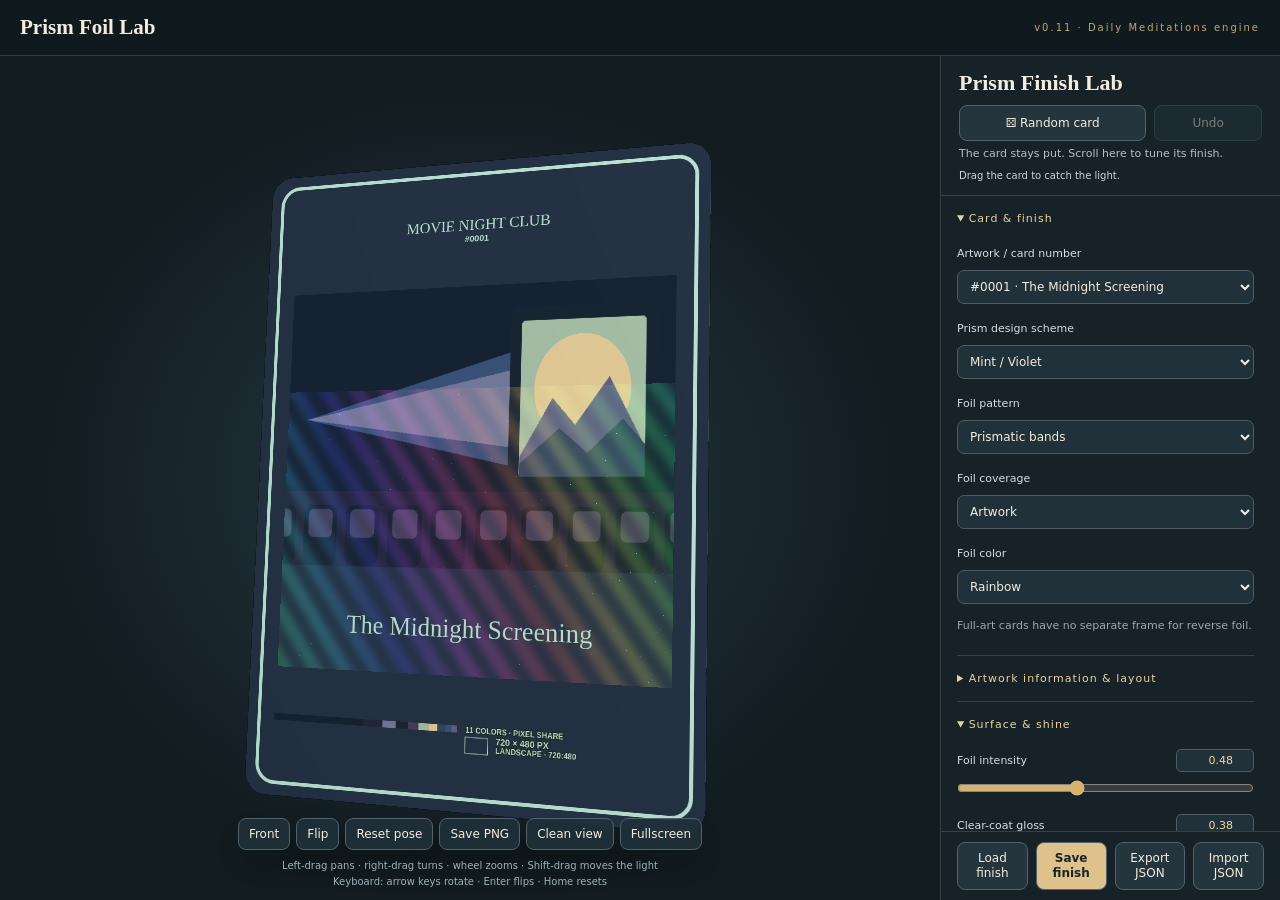
<file: studio/labs/foil-lab.html>
<!doctype html><html lang="en"><meta charset="utf-8"><meta name="viewport" content="width=device-width,initial-scale=1"><title>Daily Meditations · Foil Lab</title>
<style>
:root{color-scheme:dark;font-family:system-ui,sans-serif;color:#f3eddf;background:#10191d}*{box-sizing:border-box}body{margin:0}header{padding:24px 32px;border-bottom:1px solid #344047;display:flex;justify-content:space-between;align-items:center;gap:20px}header strong{font:700 25px Georgia,serif}header span{font-size:12px;letter-spacing:2px;color:#bea878}main{display:grid;grid-template-columns:minmax(350px,1fr) 340px;max-width:1340px;margin:auto;min-height:calc(100vh - 88px)}.studio{position:relative;display:flex;flex-direction:column;align-items:center;justify-content:center;overflow:hidden;background:radial-gradient(ellipse at center,#263941 0,#111b20 68%)}.viewport{position:relative;width:100%;height:min(76vh,790px);min-height:450px;display:grid;place-items:center}canvas{position:absolute;inset:0;width:100%;height:100%;touch-action:none;outline-offset:-5px;cursor:grab}.fallback{height:82%;width:auto;max-width:85%;object-fit:contain;filter:drop-shadow(0 20px 30px #0009)}.shadow{position:absolute;bottom:5%;width:48%;height:20px;background:#0008;border-radius:50%;filter:blur(15px);pointer-events:none}.tools{display:flex;gap:8px;flex-wrap:wrap;justify-content:center;padding:0 12px 16px}button{font:inherit;cursor:pointer;color:inherit;background:#24353d;border:1px solid #50626c;border-radius:8px;padding:10px 13px}button:hover{background:#354a55}button:focus-visible,select:focus-visible,input:focus-visible{outline:2px solid #e8cc8e;outline-offset:3px}.hint{font-size:12px;color:#9fb0b8;text-align:center;margin:0 15px 20px;line-height:1.6}.controls{padding:24px;border-left:1px solid #344047;background:#162228;overflow:auto}.controls h1{font:700 25px Georgia,serif;margin:0 0 7px}.controls p{font-size:12px;color:#b3c0c5;line-height:1.6}.field{margin:18px 0}.field label{font-size:12px;display:flex;justify-content:space-between;margin-bottom:8px;color:#d3dedf}.field output{color:#f5d696;font-variant-numeric:tabular-nums}select{width:100%;padding:10px;border:1px solid #4c5c64;border-radius:7px;background:#20313a;color:inherit;font:inherit;font-size:13px}input[type=range]{width:100%;accent-color:#d5b46f;cursor:pointer}input[type=checkbox]{accent-color:#d5b46f}.toggle{display:block;font-size:12px;margin:17px 0}.group{border-top:1px solid #3a4b53;margin-top:22px;padding-top:16px}.group h2{font-size:11px;font-weight:600;letter-spacing:2px;color:#bea878;margin:0 0 16px}.save{display:flex;gap:8px;margin-top:20px}.save button{font-size:12px;flex:1}#status{font-size:12px;color:#c9d6dc;min-height:20px}.small{font-size:11px!important;opacity:.85}button:disabled{opacity:.45;cursor:default}[hidden]{display:none!important}@media(max-width:790px){header{padding:20px}header strong{font-size:20px}header span{display:none}main{grid-template-columns:1fr}.controls{border-left:0;border-top:1px solid #344047}.viewport{height:70vh;min-height:380px}.controls{padding:24px;display:block}.studio{min-height:480px}}

/* The document never scrolls; only the inspector body does. */
html,body{height:100%;overflow:hidden}body{height:100dvh;display:grid;grid-template-rows:56px minmax(0,1fr)}header{padding:10px 20px;min-width:0}header strong{font-size:21px}header span{font-size:10px}main{width:100%;height:100%;min-height:0;max-width:none;margin:0;grid-template-columns:minmax(0,1fr) 340px;overflow:hidden}.studio{min-width:0;min-height:0;display:grid;grid-template-rows:minmax(0,1fr) auto auto}.viewport{height:100%;min-height:0;min-width:0;overflow:hidden}.fallback{position:absolute;max-height:86%;max-width:86%;height:auto;width:auto}.tools{padding:8px 12px;gap:6px}.tools button{font-size:12px;padding:8px 10px}.hint{font-size:10px;margin:0 12px 10px}.controls{padding:0;min-height:0;min-width:0;overflow:hidden;display:grid;grid-template-rows:auto minmax(0,1fr) auto}.inspector-head{padding:14px 18px;border-bottom:1px solid #344047}.controls h1{font-size:22px;margin:0}.inspector-head p{margin:4px 0 0;font-size:11px}#status{margin-top:7px;font-size:10px;min-height:0}.inspector-scroll{overflow-y:auto;overscroll-behavior:contain;scrollbar-gutter:stable;padding:0 16px 16px;scrollbar-width:thin;scrollbar-color:#6b7c81 #162228}.inspector-footer{padding:10px 16px;border-top:1px solid #344047;background:#162228}.save{margin:0}.field{margin:13px 0}.field label{font-size:11px;align-items:center;margin-bottom:4px;min-height:24px}select{padding:8px;font-size:12px}input[type=range]{margin:4px 0}.numeric{width:78px;padding:4px 5px;border:1px solid #4c5c64;border-radius:5px;background:#20313a;color:#f5d696;font:11px system-ui;text-align:right}.toggle{font-size:11px;margin:12px 0}.inspector-group{border-bottom:1px solid #344047;padding:12px 0}.inspector-group>summary{font-size:11px;letter-spacing:1px;color:#e8d29e;cursor:pointer;padding:4px 0}.inspector-group>summary:focus-visible{outline:2px solid #e8cc8e;outline-offset:4px}.inspector-group p{font-size:11px;margin:9px 0}.controls code{font-size:10px;color:#f1d59d}.capture-exit{display:none;position:fixed;right:12px;top:12px;z-index:10;font-size:11px;opacity:.3}.capture-exit:hover,.capture-exit:focus-visible{opacity:1}body.capture{grid-template-rows:minmax(0,1fr)}body.capture>header,body.capture .controls,body.capture .tools,body.capture .hint{display:none}body.capture main{grid-template-columns:1fr;grid-template-rows:minmax(0,1fr)}body.capture .studio{grid-template-rows:minmax(0,1fr)}body.capture .capture-exit{display:block}
@media(max-width:790px){body{grid-template-rows:46px minmax(0,1fr)}header{padding:8px 14px}header strong{font-size:19px}main{grid-template-columns:minmax(0,1fr);grid-template-rows:minmax(0,60fr) minmax(0,40fr)}.studio{min-height:0}.controls{border-left:0;border-top:1px solid #344047;display:grid;padding:0}.inspector-head{padding:8px 14px}.controls h1{font-size:17px}.inspector-head p{display:none}#status{margin-top:3px}.inspector-scroll{padding:0 14px 14px}.inspector-footer{padding:6px 14px}.hint{display:none}.tools{padding:4px 8px}.tools button{font-size:10px;padding:6px 8px}.capture-exit{font-size:10px}}
@media(max-height:500px) and (min-width:791px){body{grid-template-rows:40px minmax(0,1fr)}header{padding:5px 16px}.hint{display:none}.inspector-head{padding:8px 16px}.inspector-head p{display:none}}
/* A full-stage canvas prevents the centered auto-sized grid column from clipping rotation. */
.studio{display:block;position:relative;justify-content:stretch;align-items:stretch}.viewport{position:absolute;inset:0;width:100%;height:100%;min-width:0;min-height:0;overflow:visible}.tools{position:absolute;bottom:42px;left:0;right:0;z-index:2;pointer-events:none}.tools button{pointer-events:auto;background:#20313ae8}.hint{position:absolute;bottom:0;left:0;right:0;pointer-events:none;z-index:2}.shadow{pointer-events:none}canvas{display:block}body.capture .studio{display:block}@media(max-width:790px),(max-height:500px){.tools{bottom:5px}.hint{display:none}}
.showcase-output{position:absolute;inset:0;width:100%;height:100%;object-fit:contain;background:#10191d;pointer-events:none;z-index:1}.showcase-running .tools,.showcase-running .hint{visibility:hidden}#cancelClip{width:100%;margin-top:10px}#clipDownload{display:block;color:#f5d696;font-size:12px;padding:10px 0}#clipStatus{font-size:11px}
.random-actions{margin-top:9px}.random-actions button:first-child{flex:2}body.showcase-running .random-actions button{pointer-events:none}
#savePreset{background:#dfc28b;color:#172529;font-weight:700}.finish-dialog{width:min(420px,calc(100% - 32px));max-height:85dvh;overflow:auto;background:#162228;color:#f3eddf;border:1px solid #6c7a76;border-radius:14px;padding:24px}.finish-dialog::backdrop{background:#0009}.finish-dialog h2{font:24px Georgia,serif;margin:0 0 12px}.finish-dialog p{font-size:12px;line-height:1.6;color:#bdcccd}.finish-dialog label{font-size:12px;display:block;margin:16px 0 7px}#presetName{width:100%;background:#20313a;color:#fff;border:1px solid #6a7c81;border-radius:6px;padding:12px;font:inherit;margin-bottom:18px}
[hidden]{display:none!important}
body.mnc-embedded{grid-template-rows:minmax(0,1fr)}
body.mnc-embedded header{display:none}
body.mnc-embedded #mncCardLabel{display:block;margin:5px 0;font-weight:650}
body.mnc-embedded #mncCardLabel[hidden]{display:none!important}
body.mnc-embedded :is(#dailySourceFields,#dailyArtInfo,#dailyReverseNote){display:none}
.finish-actions button{flex:1 1 0;min-width:0;padding:8px 5px;line-height:1.25}
#foilTint{width:100%;height:36px}
/* Keep the header, controls, and preset actions in a single mobile scroller. */
@media (max-width: 790px), (max-width: 1000px) and (max-height: 460px) {
  .controls {display:block;overflow-y:auto;overscroll-behavior:contain;scrollbar-width:thin;}
  .inspector-scroll {overflow:visible;scrollbar-gutter:auto;}
  .inspector-head {padding:6px 10px;}
  .inspector-head h1 {font-size:1rem;}
  .random-actions {margin-top:4px;}
  body.mnc-embedded .inspector-head h1 {display:none;}
}
@media (min-width: 640px) and (max-width: 790px) and (max-height: 460px) and (orientation: landscape) {
  main {grid-template-columns:minmax(0, 56fr) minmax(0, 44fr);grid-template-rows:minmax(0, 1fr);}
  .controls {border-top:0;border-left:1px solid #344047;}
}
</style>
<header><strong>Prism Foil Lab</strong><span>v0.11 · Daily Meditations engine</span></header>
<main><section class="studio" aria-label="Interactive three dimensional card"><div class="viewport"><div class="shadow"></div><img class="fallback" id="fallback" alt="Selected card preview" src="demo-mint-violet.webp"><canvas id="card" hidden tabindex="0" aria-label="3D card. Left drag pans, right drag or arrow keys rotate, Enter flips, Home resets."></canvas></div><div class="tools"><button id="front">Front</button><button id="flip">Flip</button><button id="pose">Reset pose</button><button id="snapshot">Save PNG</button><button id="capture" title="Hide the controls for recording. Escape restores them.">Clean view</button><button id="fullscreen">Fullscreen</button></div><p class="hint">Left-drag pans · right-drag turns · wheel zooms · Shift-drag moves the light<br>Keyboard: arrow keys rotate · Enter flips · Home resets</p></section>
<aside class="controls" aria-label="Finish inspector"><div class="inspector-head"><h1>Prism Finish Lab</h1><div class="save random-actions"><button id="randomCard">⚄ Random card</button><button id="undoRandom" disabled>Undo</button></div><p>The card stays put. Scroll here to tune its finish.</p><p id="mncCardLabel" hidden></p><div id="status" role="status">Preparing the card…</div></div><div class="inspector-scroll" tabindex="0" aria-label="Scrollable finish controls"><details class="inspector-group" open><summary>Card & finish</summary>
<div id="dailySourceFields"><div class="field"><label for="artwork">Artwork / card number</label><select id="artwork"></select></div><div class="field"><label for="scheme">Prism design scheme</label><select id="scheme"></select></div></div>

<div class="field">
    <label for="pattern">Foil pattern</label>
    <select id="pattern">
      <optgroup label="Optical &amp; geometric">
        <option value="0">Prismatic bands</option><option value="1">Guilloché waves</option><option value="2">Crystal facets</option><option value="3">Star field</option><option value="4">Brushed metal</option><option value="5">Honeycomb cells</option>
      </optgroup>
      <optgroup label="Fractals">
        <option value="8">Kaleidoscope folds</option><option value="6">Triangle sieve</option><option value="7">Sierpiński carpet</option><option value="9">Julia escape</option><option value="10">Mandelbrot escape</option><option value="11">Nested orbit rings</option><option value="17">Fractal Lab · captured pattern</option>
      </optgroup>
      <optgroup label="Space &amp; contours">
        <option value="12">Deep Space</option><option value="13">Event Horizon</option><option value="14">Nebula</option><option value="15">Obsidian</option><option value="16">Lotus Echo</option>
      </optgroup>
    </select>
  </div>
<div class="field"><label for="region">Foil coverage</label><select id="region"><option value="1">Artwork</option><option value="2">Reverse · outside art</option><option value="0">Entire front</option><option value="4" hidden disabled>Background only</option><option value="5" hidden disabled>Text only</option><option value="6">Dark tones</option><option value="7">Light tones</option><option value="3">Normal · no foil</option></select></div><div id="tones" hidden></div><div class="field"><label for="gold">Foil color</label><select id="gold"><option value="0">Rainbow</option><option value="1">Champagne gold</option><option value="2">Silver</option><option value="3">Rose gold</option><option value="4">Copper</option><option value="5">Ice blue</option><option value="6">Emerald</option><option value="7">Violet</option><option value="8">Custom color</option></select></div><div class="field" id="customFoilTint" hidden><label for="foilTint">Custom foil color</label><input id="foilTint" type="color" value="#a4d7f2"></div><p class="small" id="dailyReverseNote">Full-art cards have no separate frame for reverse foil.</p></details><details class="inspector-group" id="dailyArtInfo"><summary>Artwork information & layout</summary><p>Raw canvas dimensions, aspect ratio, color usage and the artwork ID are part of the card and appear in video exports.</p><div class="field"><label for="paletteMode">Color information</label><select id="paletteMode"><option value="weighted">Proportional color strip</option><option value="ranked">Colors ranked by usage</option><option value="hue">Full hue spectrum</option><option value="canvas">Canvas-shaped mosaic</option><option value="contour">Canvas-shaped contour</option></select></div><label class="toggle"><input type="checkbox" id="showArtStats" checked> Show original dimensions & canvas shape</label><div class="field"><label for="numberLayout">Artwork number placement</label><select id="numberLayout"><option value="above">Centered above artwork</option><option value="type">Beside the type</option><option value="footer">Centered at the foot</option></select></div><p class="small">The artwork ID (#0001) is separate from the set number (001 / 042).</p></details>
<details class="inspector-group" id="fractalGroup" open>
  <summary>Pattern settings</summary>
  <div id="fractals"></div>
  <p><a href="fractal-lab.html" style="color:#e8d29e">Explore Kaleidoscope folds in Fractal Lab</a></p>
</details>
<details class="inspector-group" open><summary>Surface & shine</summary><div id="sliders"></div><label class="toggle"><input type="checkbox" id="protect" checked> Keep lettering clear of the foil</label></details><details class="inspector-group"><summary>Motion & rainbow</summary><label class="toggle"><input type="checkbox" id="rotationHue" checked> Rainbow follows rotation</label><div id="rotation"></div><p class="small">Turn or tilt the card to sweep through the rainbow. Rainbow shift sets the starting hue; strength sets how far it travels.</p><p class="small">Live rainbow shift: <output id="liveHue">0°</output></p><div id="motionSliders"></div><label class="toggle"><input type="checkbox" id="orbit"> Slowly turn the card</label><label class="toggle"><input type="checkbox" id="motion"> Animate the shimmer</label></details>
<details class="inspector-group"><summary>Light, camera & quality</summary><div id="geometry"></div><div class="field"><label for="edge">Edge finish</label><select id="edge"><option value="gold">Champagne gold</option><option value="silver">Silver</option><option value="ink">Ink</option></select></div></details>

<details class="inspector-group" open><summary>Social video export</summary><p>Back → reveal → foil sweep. Your selected artwork, scheme and finish are used.</p><div class="field"><label for="clipShape">Framing</label><select id="clipShape"><option value="square">Square · 900 × 900</option><option value="portrait">Portrait · 720 × 1280</option></select></div><div class="field"><label for="clipDuration">Duration</label><select id="clipDuration"><option value="6">6 seconds</option><option value="8">8 seconds</option></select></div><div class="field"><label for="clipFormat">Video format</label><select id="clipFormat"><option value="auto">Auto · prefer MP4</option><option value="mp4">MP4</option><option value="webm">WebM</option></select></div><label class="toggle"><input type="checkbox" id="clipCaption" checked> Show card name and number</label><div class="save"><button id="previewClip">Preview reveal</button><button id="exportClip">Export video</button></div><button id="cancelClip" hidden>Cancel showcase</button><p id="clipStatus" role="status" aria-live="polite">Export records locally in real time. Keep this tab visible.</p><a id="clipDownload" hidden>Download video</a></details><details class="inspector-group"><summary>How the shader works</summary><p>The card is a rounded 3D mesh with your printed artwork mapped onto its front. The fragment shader runs once per visible pixel.</p><p><b>Color:</b> card coordinates, light angle, time and your rotation feed a rainbow function. Rotation contributes <code>strength × (sin(turn) + 0.5 × sin(tilt))</code> degrees.</p><p><b>Pattern:</b> bands, cells, stars or a bounded fractal calculation vary the foil strength and hue across the surface.</p><p><b>Coverage:</b> an artwork rectangle selects art-only foil; its inverse selects reverse foil. A separate lettering mask protects the text.</p><p><b>Shine:</b> the surface normal, light direction and viewing direction create highlights. Roughness broadens them; sparkle adds sparse glints. Relief perturbs the lighting normal using image brightness—it does not deform the card mesh.</p><p><b>Space finishes:</b> layered stars, a radial void, turbulent clouds, dark facets and eight-petal contours use the same coverage mask. Foil intensity controls darkening and reflection together. These are mathematical patterns; no new artwork textures are required.</p><p>These are stylized real-time effects, not a physical diffraction simulation. Fractal loops stop at 24 iterations; animation targets 30 FPS.</p></details></div><div class="inspector-footer"><div class="save finish-actions">
  <button id="loadFinish" type="button">Load finish</button>
  <button id="savePreset" type="button">Save finish</button>
  <button id="save" type="button">Export JSON</button>
  <button id="load" type="button">Import JSON</button>
</div><input id="file" type="file" accept="application/json,.json" hidden></div></aside></main>
<dialog class="finish-dialog" id="loadFinishDialog" aria-labelledby="loadFinishTitle">
  <form id="loadFinishForm">
    <h2 id="loadFinishTitle">Load a finish</h2>
    <p>Load a pattern and its finish settings into the preview.</p>
    <label for="preset">Finish</label>
    <select id="preset" required>
      <option value="" disabled selected>Choose a finish</option>
      <optgroup id="myPresets" label="My saved finishes" hidden></optgroup>
      <optgroup label="Built-in finishes"><option value="subtle">Soft rainbow</option><option value="etched">Etched guilloché</option><option value="cosmic">Starlight</option><option value="silver">Brushed silver</option><option value="relief">Raised print</option><option value="matte">Matte</option><option value="deepSpace">Deep Space</option><option value="eventHorizon">Event Horizon</option><option value="nebula">Nebula</option><option value="obsidian">Obsidian</option><option value="lotusEcho">Lotus Echo</option></optgroup>
    </select>
    <div class="save" style="margin-top:16px">
      <button id="closeLoadFinish" type="button">Cancel</button>
      <button type="submit">Apply finish</button>
    </div>
  </form>
</dialog>
<dialog class="finish-dialog" id="presetDialog" aria-labelledby="presetTitle"><form id="presetForm"><h2 id="presetTitle">Save this finish</h2><p id="presetMessage"></p><label for="presetName">Finish name</label><input id="presetName" maxlength="60" required placeholder="My kaleidoscope finish" autocomplete="off"><div class="save"><button type="button" id="closePreset">Cancel</button><button type="submit">Save finish</button></div><p>Stored in this browser. Export JSON for a portable backup.</p></form></dialog><button id="exitCapture" class="capture-exit">Show controls · Esc</button>
<script src="foil-lab-runtime.js?v=0.9.22" defer></script>
<script src="mnc-foil-bridge.js?v=0.9.22" defer></script></html>
</file>
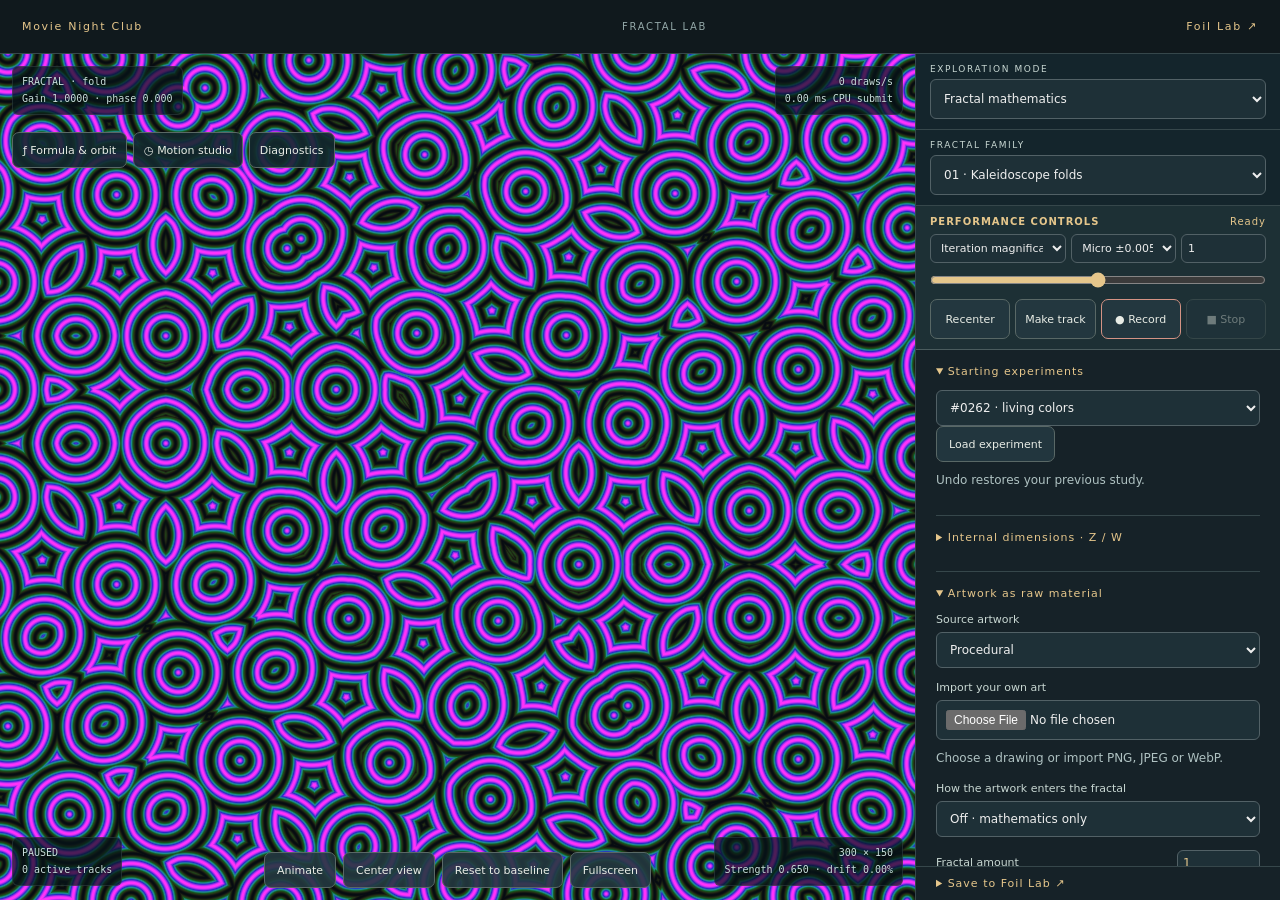
<file: studio/labs/fractal-lab.html>
<!doctype html><html lang="en"><head><meta charset="utf-8"><meta name="viewport" content="width=device-width,initial-scale=1"><title>Fractal Lab · Daily Meditations</title><link rel="stylesheet" href="fractal-lab.css?v=0.9.19"></head><body>
<header><a href="../index.html" target="_parent">Movie Night Club</a><span>FRACTAL LAB</span><a id="mncFoilLink" href="foil-lab.html">Foil Lab ↗</a></header>
<main><section class="stage" aria-label="Fractal preview"><canvas id="fractal" tabindex="0" aria-label="Fractal pattern. Drag to pan; use zoom controls or mouse wheel to zoom."></canvas><img class="baseline-artwork" id="baselineArtwork" alt="Original artwork" hidden><div class="hud hud-tl" id="hudState"></div><div class="hud hud-tr" id="hudSpeed"></div><div class="hud hud-bl" id="hudTime"></div><div class="hud hud-br" id="hudRender"></div><nav class="lab-tools" aria-label="Preview tools"><button id="toolFormula" aria-expanded="false">ƒ Formula & orbit</button><button id="toolMotion" aria-expanded="false">◷ Motion studio</button><button id="toggleHud" aria-pressed="true">Diagnostics</button></nav><section id="labDock" class="lab-dock" hidden aria-label="Fractal inspector"><div class="dock-heading"><strong id="dockTitle">Inspector</strong><div class="dock-transport"><button id="dockPlay">Play timeline</button><button id="dockStop">Stop</button></div><button id="closeDock" aria-label="Close inspector">×</button></div><div id="formulaPane" hidden><p id="inspectorFormula"></p><div id="formulaHost"></div><p class="small">Reference fold orbit · one point, fitted to view. Extended recursive and 4D operations are not represented in this diagram.</p><div id="orbitHost"></div></div><div id="motionHost" hidden></div></section><div class="stage-bottom"><div id="viewLabel">SPECTRUM STUDY</div><div class="actions"><button id="play">Animate</button><button id="resetView">Center view</button><button id="resetBaseline" type="button">Reset to baseline</button><button id="fullscreen">Fullscreen</button></div><p>Drag to explore · scroll to zoom · Space to pause</p></div><p id="error" role="alert" hidden></p></section>
<aside><div class="family-picker"><label for="labMode">EXPLORATION MODE</label><select id="labMode"><option value="fractal">Fractal mathematics</option><option value="living">Living artwork · color layers</option></select></div><div class="family-picker"><label for="family">FRACTAL FAMILY</label><select id="family"><option value="fold">01 · Kaleidoscope folds</option><option value="mandelbrot">02 · Mandelbrot</option><option value="julia">03 · Julia set</option><option value="dragon">04 · Heighway dragon curve</option><option value="triangle">05 · Sierpiński triangle</option><option value="carpet">06 · Sierpiński carpet</option><option value="ship">07 · Burning ship</option><option value="tricorn">08 · Tricorn</option><option value="cubic">09 · Cubic Multibrot</option><option value="quaternion">10 · Quaternion Julia · 4D</option><option value="tree">Feedback tree</option></select></div><div class="intro"><span>THE PATTERN WORKBENCH</span><h2>Follow the folds.</h2><p>A shared mathematical core for exploring patterns and creating foil finishes.</p></div>
<div class="performance"><div class="perf-heading"><b>PERFORMANCE CONTROLS</b><output id="perfTime">Ready</output></div><div class="perf-row"><select id="perfParam" aria-label="Performance parameter"></select><select id="perfPrecision" aria-label="Slider precision"><option value="0">Full range</option><option value="0.05">Fine ±0.05</option><option value="0.005" selected>Micro ±0.005</option></select><input id="perfValue" type="number" step="0.0001" aria-label="Performance parameter value"></div><input id="perfSlider" type="range" aria-label="Performance slider"><div class="actions"><button id="perfCenter">Recenter</button><button id="perfTrack">Make track</button><button id="perfRecord">● Record</button><button id="perfStop" disabled>■ Stop</button></div></div><div class="scroll"><details open><summary>Starting experiments</summary><select id="experiment" aria-label="Starting experiment"><option value="living">#0262 · living colors</option><option value="ink">Recursive ink · art inside the math</option><option value="hyperfold">Hyperfold · internal dimensions</option><option value="quaternion">Quaternion rift · 4D slice</option></select><button id="applyExperiment">Load experiment</button><p>Undo restores your previous study.</p></details><details open id="livingPanel"><summary>Living color layers</summary><p>Retain the entire source image. Color ranges respond separately to a fractal field. No spatial warp at zero drift; even maximum drift is capped at 2%. These are color masks, not inferred object layers.</p><div id="colorLayers"></div></details><details><summary>Internal dimensions · Z / W</summary><button id="enterDimensions">Enter 4D exploration</button><div id="dimensions"></div><p>Moves and rotates coordinates inside the recurrence. The view is a cross-section, not a volumetric solid. Coupling zero preserves the planar family; Quaternion Julia is always 4D.</p></details><details open><summary>Artwork as raw material</summary><label for="artChoice">Source artwork</label><select id="artChoice"><option value="">Procedural</option><option value="assets/fractal-art/demo.webp">Projection Room</option><option value="custom">Import artwork…</option></select><label for="artFile">Import your own art</label><input id="artFile" type="file" accept="image/png,image/jpeg,image/webp"><p id="artStatus">Artwork stays on your device. A compact working copy is embedded in saved discoveries.</p><label for="artMode">How the artwork enters the fractal</label><select id="artMode"><option value="0">Off · mathematics only</option><option value="1">Folded artwork colors</option><option value="2">Legacy · input displacement</option><option value="3">Legacy · colors + displacement</option><option value="4">Recursive force · art moves each step</option><option value="5">Recursive coefficients · art changes the rules</option><option value="6">Artwork orbit trap</option></select><div id="artControls"></div></details><details open><summary>Family parameters</summary><p id="familyFormula"></p><div id="familyControls"></div></details><details><summary>Camera · planar rotation &amp; perspective</summary><div id="spatial"></div><p>Z rotates the whole composition. X/Y tilt its plane in perspective; all three can be animated in Motion tracks.</p></details><details open><summary>01 / Starting points</summary><label for="seed">Study</label><select id="seed"><option value="original">Original folds</option><option value="petal">Petal chambers</option><option value="glass">Broken glass</option><option value="ripple">Orbital ripples</option><option value="cross">Crossing corridors</option></select><div class="actions"><button id="mutate">Small variation</button><button id="undo" disabled>Undo</button></div></details>
<details id="foldFormula"><summary>02 / The live formula</summary><div class="formula"><div>q₀ = transformed pixel position</div><div>qₙ₊₁ = <b id="fGain"></b> R(<b id="fAngle"></b>°) |qₙ| − (<b id="fX"></b>, <b id="fY"></b>)</div><div>d = min distance(qₙ, <b id="fTrap"></b>)</div><div>v = ½ + ½ cos(35 × <b id="fScale"></b> × d + 8 × <b id="fPhase"></b>)</div><div>brightness = v<sup id="fContrast"></sup></div></div><p id="explain" aria-live="polite">Absolute value mirrors both coordinates. Rotation and offset move the next fold. The closest approach to your trap becomes visible bands.</p><div id="orbit" class="orbit" aria-label="Illustration of a point's orbit"></div><p class="small">One sample point, followed through the folds. This diagram fits its path into view; it is not a map of the full image.</p></details>
<details open><summary>03 / Iteration geometry</summary><div id="geometry"></div></details>
<details open><summary>04 / Orbit trap & bands</summary><label for="foldTrap">Measure distance to</label><select id="foldTrap"><option value="0">Point · center</option><option value="1">Ring · circular boundary</option><option value="2">Line · horizontal axis</option><option value="3">Cross · either axis</option></select><div id="bands"></div></details>
<details><summary>05 / View & color</summary><label for="view">Preview style</label><select id="view"><option value="spectrum">Spectrum</option><option value="mono">Monochrome pattern</option><option value="reverse">Reverse-foil layout study</option></select><div id="appearance"></div><p>Reverse view reserves a central artwork window. Actual card coverage is applied in Foil Lab; full-art cards have no separate frame.</p></details>
<details open id="motionSection"><summary>06 / Motion tracks</summary><p>Program precise journeys through your fractal. Choose boomerang, forward repeat, or a smooth return for each track. Integer repeats keep all tracks on one shared loop.</p><label for="motionSource">Playback source</label><select id="motionSource"><option value="generated">Generated cycles</option><option value="tracks">Programmed tracks</option><option value="recording">Recorded performance</option></select><label for="loopDuration">Master loop / take length (seconds)</label><input id="loopDuration" type="number" min="2" max="30" step="0.5" value="12"><div class="actions"><button id="addMotionTrack">Add selected parameter</button><button id="motionExample">Magnification duet</button></div><label><input type="checkbox" id="trackBands" checked> Keep bands animating during tracks and exports</label><label for="bandCycles">Full band cycles per loop</label><input id="bandCycles" type="number" min="1" max="16" step="1" value="2"><p>Uses whole cycles for a seamless phase wrap. An enabled Band phase track takes control. Recorded takes keep their captured phase.</p><button id="livingLoop">Living breath · 12 seconds · 0 → 1 → 0</button><div id="motionTracks"></div><label for="motionScrub">Scrub timeline <output id="scrubTime">0.00 s</output></label><input id="motionScrub" type="range" min="0" max="1" step="0.001" value="0"><div class="actions"><button id="keepFrame">Keep this frame</button><button id="previewLoop">Play loop</button><button id="stopLoop" disabled>Stop / cancel</button></div><p>Start and active-time are in seconds. Repeats fit inside active-time; outside it the track rests at its start value. Add waypoints for multi-stage motion. Cyclic forward tracks can extend past slider bounds to complete full turns. Hue repeats every 1, band phase every π/4, and angles every 360°. Zoom and magnification need a return path; a forward reset can jump. Smooth return closes the path without replaying all its waypoints backward.</p></details><details id="loopSection"><summary>07 / Record & export</summary><p>Record any numeric slider live, including iteration magnification. The controls above stay reachable while the preview stays fixed.</p><label><input type="checkbox" id="captureVideo" checked> Capture video while recording my moves</label><label><input type="checkbox" id="recordBands" checked> Keep bands animating during my take</label><label for="videoSize">Video long edge</label><select id="videoSize"><option value="640" selected>640 px · mobile friendly</option><option value="960">960 px · detailed</option></select><div class="actions"><button id="recordLoop">● Record my moves</button><button id="exportVideo">Export loop video</button><button id="clearRecording" disabled>Clear recording</button></div><p>Video uses MP4 when supported, otherwise WebM. Exports record one loop in real time. Live takes preserve your exact forward performance; recorded-loop playback retraces it.</p><a id="videoDownload" hidden>Download video</a><video id="videoPreview" controls playsinline loop hidden style="width:100%"></video><details><summary>Generated cycles</summary><label><input type="checkbox" id="loopPhase" checked> Cycle the bands</label><label><input type="checkbox" id="loopHue" checked> Cycle hue</label><label><input type="checkbox" id="loopZoom"> Breathe the zoom</label><label for="zoomFactor">Zoom multiplier at the midpoint</label><input id="zoomFactor" type="number" min="0.5" max="2" step="0.1" value="1.4"></details><label for="loopSize">GIF long edge</label><select id="loopSize"><option value="256">256 px · smaller</option><option value="384" selected>384 px · balanced</option><option value="512">512 px · detailed</option></select><label for="loopFps">GIF frame rate</label><select id="loopFps"><option value="12">12 fps · smaller</option><option value="20" selected>20 fps · smooth</option><option value="25">25 fps</option></select><label for="loopColors">GIF palette</label><select id="loopColors"><option value="256">256 colors</option><option value="64">64 colors · smaller / posterized</option></select><button id="exportGif">Export looping GIF</button><p id="loopStatus" role="status" aria-live="polite">Your tracks and recordings save with discoveries and settings JSON.</p><a id="gifDownload" hidden>Download GIF again</a><img id="gifPreview" alt="Exported fractal loop" hidden style="max-width:100%;margin-top:12px;border-radius:8px"><p>GIF renders every frame. Video capture depends on device speed; keep this tab visible.</p></details><details><summary>08 / Saved discoveries</summary><label for="discoveryName">Discovery name</label><input id="discoveryName" maxlength="60" placeholder="Name this pattern"><button id="saveDiscovery">Save discovery</button><label for="saved">Saved on this browser</label><select id="saved"><option value="">Choose a discovery</option></select><div class="actions"><button id="loadDiscovery">Recall</button><button id="deleteDiscovery">Delete</button></div><div class="actions"><button id="exportJson">Export settings</button><button id="importJson">Import settings</button></div><input id="jsonFile" type="file" accept=".json,application/json" hidden><button id="png">Export PNG</button><p>PNG exports the current view at its current resolution. Monochrome is a pattern study, not a printer-ready separation or optical master.</p></details>
</div><footer><details><summary>Save to Foil Lab ↗</summary><label for="foilName">Foil preset name</label><input id="foilName" maxlength="60" placeholder="My fractal finish"><label for="coverage">Send pattern to</label><select id="coverage"><option value="2">Reverse foil · frame only</option><option value="1">Art holographic</option></select><button id="send" class="primary">Send pattern to Foil Lab</button><button id="mncSaveFrame" hidden>Save still to Artwork</button><p id="status" role="status" aria-live="polite">Living artwork transfers as a captured foil-intensity pattern. Original folds transfer as editable math. Other families, artwork and spatial transforms transfer as a 512 px frozen pattern, with live foil lighting. Loop animation exports separately.</p></details></footer></aside></main><script type="module" src="fractal-lab.mjs?v=0.9.25"></script></body></html>
</file>
<file: studio/style.css>
:root{--bg:#10131a;--panel:#1b212b;--panel2:#252d38;--line:#394453;--text:#faf8f2;--muted:#a8b5be;--lime:#e5c985;--cyan:#8dbfd9;--red:#ef7773}*{box-sizing:border-box}body{margin:0;background:radial-gradient(ellipse at 28% -200px,#283449 0,transparent 55%),var(--bg);color:var(--text);font:14px/1.48 system-ui,-apple-system,Segoe UI,sans-serif}h1,h2,h3,p{margin:0}h1{font-size:20px;letter-spacing:-.03em;font-weight:600}h1 b{color:var(--lime)}h2{font-size:24px;margin:2px 0 5px;letter-spacing:-.035em}h3{font-size:14px;margin-bottom:13px}p{line-height:1.6}.mast{padding:18px 23px;border-bottom:1px solid var(--line);display:flex;justify-content:space-between;align-items:center;gap:15px}.brand{display:flex;gap:14px;align-items:center}.brand-mark{display:flex;background:#f3efe5;padding:6px 9px;border-radius:6px;font-family:monospace;font-weight:900;font-size:30px;line-height:1}.brand-mark .r{color:#e53c42}.brand-mark .b{color:#069fda}.brand-mark .g{color:#1bab69}.brand p{font-size:10px;color:var(--muted);letter-spacing:.13em;margin-top:3px}.mast-side{display:flex;flex-wrap:wrap;gap:8px}.pill{border:1px solid var(--line);padding:5px 9px;border-radius:60px;color:var(--muted);font-size:10px;letter-spacing:.06em}.gold{border-color:#81704f;color:var(--lime)}.tabs{display:flex;gap:8px;border-bottom:1px solid var(--line);padding:10px 22px;overflow:auto}.tabs button{white-space:nowrap}.tabs button.active{background:var(--lime);border-color:var(--lime);color:#17191a;font-weight:700}button,.file-label{border:1px solid #4e6074;color:var(--text);background:#293443;border-radius:9px;padding:9px 12px;cursor:pointer;font:inherit;text-align:center}button:hover,.file-label:hover{background:#35475b}button:disabled{opacity:.45;cursor:not-allowed}.accent-btn{background:var(--lime);border-color:var(--lime);color:#171b20;font-weight:800}.accent-btn:hover{background:#f4dfa5}.file-label{display:inline-block}.file-label input{display:none}.file-label.secondary{background:#263044}.buttonbar{display:flex;gap:8px;align-items:center;flex-wrap:wrap}main{max-width:1660px;margin:auto;padding:20px 22px 46px}.page{display:none}.page.active{display:block}.sectionhead{display:flex;align-items:center;justify-content:space-between;gap:15px;margin-bottom:17px;flex-wrap:wrap}.sectionhead>div:first-child>p:not(.eyebrow){color:var(--muted)}.eyebrow{letter-spacing:.19em;color:var(--lime);font-size:10px;font-weight:800}.panel{background:var(--panel);border:1px solid var(--line);border-radius:13px;padding:15px;min-width:0}.toolbar{display:flex;align-items:center;gap:12px;margin-bottom:14px}.toolbar input{flex:1}.muted{color:var(--muted)}.tiny{font-size:11px}.micro{color:var(--muted);font-size:10px}.label{display:block;font-size:11px;color:#c5d0d5;letter-spacing:.015em;margin:9px 0}.label input,.label select,.label textarea,.toolbar input,.toolbar select{display:block;background:#111820;border:1px solid #405063;border-radius:7px;padding:9px;color:var(--text);width:100%;font:13px system-ui;min-width:0}.label input[type=color]{padding:3px;height:39px;cursor:pointer}.label input[type=range]{padding:6px 0;accent-color:var(--lime)}.label textarea{resize:vertical}.asset-grid{display:grid;grid-template-columns:repeat(auto-fill,minmax(175px,1fr));gap:12px}.asset-card{border:1px solid var(--line);background:var(--panel);border-radius:10px;overflow:hidden}.asset-thumb{width:100%;aspect-ratio:1.18;object-fit:contain;background:#0b0e14}.asset-info{padding:10px}.asset-title{font-weight:700;font-size:12px;white-space:nowrap;overflow:hidden;text-overflow:ellipsis}.asset-sub{font-size:10px;color:var(--muted);height:35px;overflow:hidden}.asset-actions{display:flex;gap:4px;margin-top:6px}.asset-actions button{font-size:11px;padding:6px 8px;flex:1}.workspace{display:grid;grid-template-columns:240px minmax(340px,1fr) minmax(290px,350px);gap:14px;align-items:start}.card-list{overflow-y:auto;max-height:730px}.card-tile{display:flex;align-items:center;gap:8px;padding:8px;border-radius:8px;cursor:pointer;border:1px solid transparent}.card-tile:hover,.card-tile.active{background:#2a3441;border-color:#667788}.card-tile img{height:47px;width:39px;object-fit:cover;border-radius:3px;background:#111}.card-tile b{display:block;font-size:12px}.card-tile span{font-size:10px;color:var(--muted)}.preview-pane{position:relative}.previewheading{display:flex;justify-content:space-between;align-items:center;gap:10px;margin-bottom:12px}.canvas-frame{display:flex;justify-content:center;align-items:center;padding:18px;background:#0e141c;border-radius:10px;overflow:auto}#cardPreview,#foilCanvas{display:block;width:min(100%,320px);height:auto;aspect-ratio:5/7;border-radius:10px;box-shadow:0 15px 40px #0009;touch-action:none;cursor:grab}#cardPreview:active{cursor:grabbing}.preview-pane>.buttonbar{margin:13px 0 8px}.center{justify-content:center}.pair{display:grid;grid-template-columns:1fr 1fr;gap:10px}.three{display:grid;grid-template-columns:repeat(3,1fr);gap:5px}.disclosure{margin-top:15px;padding-top:9px;border-top:1px solid var(--line)}details summary{cursor:pointer;color:var(--lime);font-size:12px}.toggle{display:flex;gap:9px;align-items:flex-start;margin:13px 0;font-size:12px;color:#c1c9d4}.toggle input{accent-color:var(--lime);margin-top:4px}.foil-layout{display:grid;grid-template-columns:minmax(260px,350px) minmax(300px,1fr);gap:15px}.foil-preview{display:flex;justify-content:center;align-items:center;background:#0e141c;padding:25px}.production-layout{display:grid;grid-template-columns:340px minmax(340px,1fr);gap:14px}.spec-list{display:grid;grid-template-columns:1fr 1.35fr;gap:7px;font-size:11px}.spec-list span{color:var(--muted)}.spec-list b{font-weight:600}hr{border:0;border-top:1px solid var(--line);margin:15px 0}.sheetqueue{max-height:75vh;overflow:auto}.sheet-entry{border:1px solid var(--line);padding:12px;border-radius:10px;margin-bottom:12px}.sheet-title{display:flex;justify-content:space-between;align-items:center;gap:10px;margin-bottom:8px}.sheet-title select{width:auto}.sheet-options{display:flex;gap:8px;flex-wrap:wrap;align-items:center}.sheet-options label{font-size:11px;color:var(--muted)}.sheet-options select,.slot select{background:#101722;border:1px solid #43536b;color:var(--text);border-radius:6px;padding:7px;font-size:11px}.sheet-options select{max-width:170px}.sheet-slots{display:grid;grid-template-columns:repeat(4,minmax(0,1fr));gap:6px}.slot{min-width:0}.slot img{display:block;width:100%;aspect-ratio:5/7;object-fit:cover;border-radius:5px 5px 0 0;background:#12151d}.slot select{width:100%;border-radius:0 0 5px 5px;overflow:hidden;text-overflow:ellipsis}.data-layout{display:grid;grid-template-columns:1fr 1fr;gap:14px}.summary-stats{display:grid;grid-template-columns:repeat(3,1fr);gap:10px;margin-bottom:12px}.summary-stats b{font-size:29px;display:block;color:var(--lime)}.summary-stats small{color:var(--muted)}footer{text-align:center;font-size:11px;color:var(--muted);padding:19px 8px;border-top:1px solid var(--line)}@media(max-width:1050px){.workspace{grid-template-columns:200px 1fr}.rightPane{grid-column:1/-1}.production-layout{grid-template-columns:1fr}}@media(max-width:700px){.mast{padding:12px}.brand p{display:none}.mast-side{display:none}main{padding:12px}.tabs{padding:8px}.workspace,.foil-layout,.data-layout{grid-template-columns:1fr}.leftPane{max-height:270px;overflow:auto}.rightPane{grid-column:auto}.sheet-slots{grid-template-columns:repeat(2,minmax(0,1fr))}.toolbar{flex-wrap:wrap}.toolbar input{flex-basis:100%}}

.small-select{background:#111820;border:1px solid #43536b;border-radius:7px;padding:9px;color:#fff;max-width:155px;font-size:11px}
/* Creative Suite v0.4: editing, shader, and primitive workspaces */
:root{--lime:#d8d0a3;--cyan:#8fbfda;--bg:#10141c;--panel:#1c222d;--panel2:#252d38}
body{background:radial-gradient(ellipse at 27% -100px,#273650 0,transparent 47%),#10141c}
.mast{background:#151c26}.mast h1{font-weight:750}.tabs{gap:5px;position:sticky;top:0;z-index:25;background:#151c25ed;backdrop-filter:blur(10px);padding:8px 22px}.tabs button{background:transparent;border-color:transparent;padding:9px 14px;color:#b9c5d0}.tabs button.active{color:#1e231f;background:var(--lime)}.tabs button:hover{background:#2a3541}.tabs button.active:hover{background:#eee1b0}
.page{animation:suiteIn .15s ease-out}@keyframes suiteIn{from{opacity:.66;transform:translateY(4px)}to{opacity:1;transform:translateY(0)}}
button,.file-label{transition:background .12s ease,border-color .12s ease}.panel{box-shadow:0 3px 18px #0002}.sectionhead h2{font-size:25px}.rightPane{max-height:calc(100vh - 135px);overflow:auto;scrollbar-color:#526073 #19212b}.leftPane{position:sticky;top:64px}.preview-pane{position:sticky;top:64px}
#cardPreview{width:min(100%,365px)}.design-comparison{margin-top:17px;border-top:1px solid var(--line);padding-top:12px}.design-comparison h3{margin:0}.variants-grid{display:grid;grid-template-columns:repeat(3,minmax(0,1fr));gap:10px}.variant-tile{border:1px solid #445367;border-radius:9px;background:#141a23;padding:8px;min-width:0;text-align:center}.variant-tile canvas{width:100%;height:auto;border-radius:4px;display:block}.variant-tile button{margin-top:7px;width:100%;font-size:10px;padding:6px}.variant-tile small{font-size:10px;color:#c7cfda;display:block;margin-bottom:5px}
.layer-editor{margin:18px -4px 4px;padding:13px 4px;border-top:1px solid #4b5563}.layer-list{display:grid;gap:6px;margin:12px 0}.layer-row{display:flex;align-items:center;gap:6px;border:1px solid #405061;background:#141c26;border-radius:7px;padding:7px}.layer-row.selected{border-color:#d6bf80;background:#35362f}.layer-row .layer-select{border:0;padding:0;background:none;flex:1;text-align:left;font-size:12px;min-width:0;overflow:hidden;text-overflow:ellipsis}.layer-row .layer-icon{font-size:10px;border:1px solid #56616d;border-radius:4px;padding:1px 4px;color:#cdd7dd}.layer-row .layer-btn{font-size:10px;padding:3px 5px;min-width:26px}.layer-details{padding:10px;border:1px solid #4e5866;background:#131a24;border-radius:9px}.layer-details .label{margin:6px 0}.layer-details input,.layer-details select{max-width:100%}
.fractal-workspace{display:grid;grid-template-columns:minmax(290px,360px) minmax(380px,1fr);gap:15px;align-items:start}.fract-controls{max-height:calc(100vh - 150px);overflow-y:auto}.fract-controls .label{margin:11px 0}.fract-controls input[type=range]{accent-color:#c8d8ba}.fract-controls .pair{grid-template-columns:1fr 1fr}.fractal-stage{display:flex;justify-content:center;align-items:center;background:radial-gradient(circle,#354953 0,#141e29 65%,#10151b 100%);padding:18px;border-radius:10px;min-height:400px;overflow:hidden}.fractal-stage canvas{display:block;width:min(100%,530px);height:auto;aspect-ratio:1;image-rendering:auto;box-shadow:0 20px 60px #0009;border:1px solid #71808455}.fractal-notes{border:1px solid #384859;padding:16px;border-radius:9px;margin-top:14px}.fractal-notes p{color:var(--muted);font-size:12px;margin-top:6px}
.foil-showcase{display:flex;flex-direction:column;align-items:center;gap:16px;width:100%}.foil-3d-stage{width:min(100%,350px);aspect-ratio:5/7;position:relative;transform-style:preserve-3d;transform:perspective(950px) rotateX(7deg) rotateY(-9deg);transition:transform .18s ease-out;cursor:grab;touch-action:none;box-shadow:0 28px 50px #0008;border-radius:15px}.foil-3d-stage.dragging{cursor:grabbing;transition:none}.foil-3d-stage canvas{position:absolute;inset:0;width:100%;height:100%;border-radius:13px;backface-visibility:hidden;box-shadow:inset 0 0 18px #0008}.foil-3d-stage #foilBackCanvas{transform:rotateY(180deg)}.foil-3d-stage #foilCanvas{width:100%;max-width:unset}.foil-glint{position:absolute;inset:0;pointer-events:none;border-radius:13px;background:radial-gradient(circle at var(--light-x,33%) var(--light-y,30%),rgba(255,255,255,.27),transparent 40%),linear-gradient(120deg,transparent 27%,rgba(255,255,255,.16) 44%,transparent 62%);mix-blend-mode:screen;backface-visibility:hidden;opacity:var(--light-opacity,.8)}.foil-showcase-caption{max-width:350px;font-size:11px;color:#a8b5be;text-align:center}.foil-showcase .toggle{margin:0}
.glyph-layout{display:grid;grid-template-columns:minmax(250px,340px) minmax(360px,1fr);gap:15px}.glyph-drawing{text-align:center}.glyph-paper{width:min(100%,500px);aspect-ratio:1;margin:auto;border-radius:9px;background-color:#f5f4ef;background-image:linear-gradient(45deg,#cad2d8 25%,transparent 25%),linear-gradient(-45deg,#cad2d8 25%,transparent 25%),linear-gradient(45deg,transparent 75%,#cad2d8 75%),linear-gradient(-45deg,transparent 75%,#cad2d8 75%);background-size:32px 32px;background-position:0 0,0 16px,16px -16px,-16px 0;overflow:hidden}.glyph-paper canvas{width:100%;height:100%;display:block;touch-action:none;cursor:crosshair}
@media(max-width:1200px){.workspace{grid-template-columns:195px minmax(270px,1fr) minmax(285px,340px)}.rightPane{max-height:unset}.preview-pane{position:static}}
@media(max-width:950px){.workspace{grid-template-columns:195px 1fr}.rightPane{grid-column:1/-1}.leftPane{position:static}.fractal-workspace,.glyph-layout{grid-template-columns:1fr}.fract-controls{max-height:none}}
@media(max-width:720px){.workspace{grid-template-columns:1fr}.leftPane{max-height:240px;overflow:auto}.rightPane{grid-column:auto}.variants-grid{grid-template-columns:repeat(3,minmax(0,1fr))}.variant-tile{padding:4px}.variant-tile button{font-size:9px;padding:6px 1px}.mast-side{display:none}.tabs{padding:8px 10px}.tab button{padding:7px}.fractal-stage{min-height:unset}.rightPane{max-height:none}}

/* v0.5: standard movable card art window and integrated original Daily Prism lab */
.standard-layout-panel{padding:14px;border:1px solid #445162;border-radius:14px;background:#131d27;margin:14px 0 18px}
.standard-layout-panel h3{margin-top:0}.standard-layout-panel .pair{display:grid;grid-template-columns:minmax(0,1fr) minmax(0,1fr);gap:10px}
.standard-layout-panel input[type=number],.standard-layout-panel input[type=text],.standard-layout-panel textarea,.standard-layout-panel select{width:100%;max-width:100%}
.prism-controls{display:flex;align-items:flex-end;gap:12px;flex-wrap:wrap;padding:12px 18px;margin:10px 0 14px}
.prism-controls .label{min-width:180px;flex:1}.prism-controls #prismStatus{max-width:340px;line-height:1.4}
.prism-iframe{display:block;width:100%;height:930px;min-height:650px;border:1px solid #36414e;border-radius:14px;background:#10191d}
@media(max-width:750px){.prism-iframe{height:1180px}.standard-layout-panel .pair{grid-template-columns:1fr}}

/* v0.7 workshop */
:root {
  color-scheme:dark;
  --bg:#121613;
  --panel:#1b211e;
  --panel2:#252e28;
  --line:#384139;
  --text:#f1ecdf;
  --muted:#bdc3b6;
  --lime:#d0bb8b;
  --cyan:#c5cfab;
}
body {font-family:Inter,system-ui,sans-serif;background:#121613;}
[hidden] {display:none !important;}
.sr-only {position:absolute;width:1px;height:1px;padding:0;margin:-1px;overflow:hidden;clip-path:inset(50%);white-space:nowrap;}
.mast {padding:18px clamp(14px,3vw,40px);background:#171c18;border-color:var(--line);}
.mast h1 {font:400 26px/1.1 "Instrument Serif",Georgia,serif;letter-spacing:.2px;}
.mast h1 b {font-weight:400;color:#ddcb9e;}
.mast p {color:#aeb9a7;margin-top:5px;letter-spacing:1.8px;font-size:9px;}
.mast-side .pill {color:#c7cfbd;background:#242d24;border-color:#434a39;}
.mast-side .gold {color:#e5d0a0;}
.tabs {background:#171c18f5;border-color:var(--line);padding-inline:clamp(12px,3vw,38px);}
.tabs button {padding:8px 13px;color:#c7cdbf;}
.tabs button:hover {background:#2d352b;color:#f5edda;}
.tabs button.active,.accent-btn {background:#d7c092;color:#1f2118;border-color:#d7c092;}
.accent-btn:hover {background:#ecdbb3;color:#171b15;}
main {max-width:1540px;}
.sectionhead {margin-bottom:17px;align-items:flex-end;}
.sectionhead h2 {font:400 clamp(31px,3vw,43px)/1.05 "Instrument Serif",Georgia,serif;letter-spacing:-.4px;color:#f5edda;}
.sectionhead p {color:#bdc3b6;margin-top:6px;}
.panel {background:var(--panel);border-color:var(--line);border-radius:10px;min-width:0;}
.workspace {grid-template-columns:minmax(165px,223px) minmax(330px,1fr) minmax(300px,390px);gap:15px;align-items:start;}
.leftPane {max-height:calc(100vh - 88px);overflow:auto;}
.preview-pane {text-align:center;min-width:0;}
.previewheading {color:#eadfc5;gap:10px;flex-wrap:wrap;}
.previewheading h3,.panel-section h3 {margin:0;font:600 16px/1.25 Inter,system-ui,sans-serif;}
.rightPane {position:sticky;top:62px;max-height:calc(100vh - 77px);overflow:auto;scrollbar-color:#626c56 #19201b;}
.rightPane>.label:first-child {margin-top:1px;}
.canvas-frame {background:radial-gradient(ellipse at 50% 55%,#343b2c 0,#1a211b 68%);border:1px solid #353d33;border-radius:8px;padding:14px;}
#cardPreview {width:min(100%,395px,calc((100vh - 238px)*.7143));min-width:min(100%,245px);border-radius:8px;box-shadow:0 14px 32px #070a07a0;touch-action:none;}
.label {color:#d3d9c8;min-width:0;}
.label input:not([type="color"]),.label select,.label textarea,select,.toolbar input,.toolbar select {min-width:0;max-width:100%;background:#141a16;border-color:#495449;color:#f0ebdc;}
.label input[type="color"] {width:100%;height:33px;background:#141a16;border:1px solid #495449;padding:3px;}
input[type="range"],input[type="checkbox"] {accent-color:#d7c092;}
button,.file-label {color:#efe9d9;background:#272f27;border-color:#465145;min-width:0;}
button:hover,.file-label:hover {background:#374336;border-color:#737f63;}
button:focus-visible,select:focus-visible,input:focus-visible,textarea:focus-visible,summary:focus-visible {outline:2px solid #dfc99a;outline-offset:2px;}
button:disabled {opacity:.54;cursor:default;}
button[aria-pressed="true"] {border-color:#b8a474;background:#373b2c;}
.panel-section {border:1px solid var(--line);border-radius:8px;background:#181e19;padding:12px;margin:12px 0;}
.panel-section summary,.sheet-entry summary,.design-comparison summary {cursor:pointer;font-weight:650;color:#e4dcc7;}
.panel-section[open]>summary {margin-bottom:11px;}
.inspector-shortcuts {margin:10px 0 2px;}
.inspector-shortcuts button {padding:5px 8px;font-size:11px;}
.inspector-subsection {margin:12px 0 2px;padding-top:9px;border-top:1px solid var(--line);}
.inspector-subsection[open]>summary {margin-bottom:8px;}
#cardLook output {color:var(--text);font-variant-numeric:tabular-nums;}
.preset-tools {margin:12px 0 8px;padding:9px;border:1px solid var(--line);border-radius:8px;}
.preset-tools .buttonbar {display:flex;gap:5px;align-items:center;}
.preset-tools select {flex:1;min-width:90px;background:#151b17;color:var(--text);border:1px solid var(--line);border-radius:6px;padding:7px;}
.preset-tools button {font-size:11px;padding:6px 9px;}
#presetStatus:not(:empty) {margin-top:6px;}
#cardPreview,#viewFrontCanvas {border-radius:0;box-shadow:none;filter:drop-shadow(0 12px 15px #0007);}
.mirror-workspace {display:grid;grid-template-columns:minmax(260px,305px) minmax(0,1fr);gap:15px;align-items:start;}
.mirror-controls .buttonbar {margin:8px 0;gap:6px;}
.mirror-controls .buttonbar button,.mirror-controls .file-label {font-size:11px;padding:6px 9px;}
.mirror-controls .pair {grid-template-columns:repeat(2,minmax(0,1fr));}
#mirrorStatus {min-height:2.6em;margin-top:10px;}
.mirror-proof {display:grid;gap:10px;justify-items:center;}
.mirror-proof .inline-label {justify-self:start;}
.mirror-canvas-frame {width:100%;background:#111613;border-radius:8px;padding:12px;display:grid;place-items:center;}
#mirrorCanvas {width:min(100%,510px);height:auto;display:block;touch-action:none;cursor:crosshair;box-shadow:0 10px 22px #0007;}
@media(max-width:660px){.mirror-workspace {grid-template-columns:minmax(0,1fr);}}
.game-rule-controls {border-top:2px solid #b1a071;}
.match-readout {padding:8px 9px;margin-top:8px;border-radius:5px;background:#242c22;color:#d9decc;font-size:11.5px;line-height:1.5;}
.mini-file {font-size:11px;padding:5px 8px;}
.mnc-error {color:#efb1a3;}
#ruleFit:empty {display:none;}
.card-list {display:grid;gap:6px;}
.card-tile {display:grid;grid-template-columns:37px minmax(0,1fr);width:100%;gap:9px;align-items:center;text-align:left;padding:7px;}
.card-tile.active {border-color:#b8a474;background:#373b2c;}
.card-tile .card-thumb {width:36px;height:42px;object-fit:cover;border-radius:4px;background:#111812;}
.card-tile span {min-width:0;overflow-wrap:anywhere;}
.game-guide {display:grid;grid-template-columns:repeat(3,minmax(0,1fr));gap:12px;margin-bottom:16px;}
.game-guide .panel {padding:16px 18px;}
.game-guide h3 {color:#f0e1bd;font-size:16px;margin-bottom:7px;}
.game-guide p+p {margin-top:8px;}
.game-matrix-panel,.game-pool {margin-bottom:16px;}
.type-editor,.match-controls,.promo-controls,.pool-counts,.coverage-grid {display:grid;gap:10px;margin:12px 0;}
.type-editor {grid-template-columns:repeat(2,minmax(0,1fr));}
.pool-counts {grid-template-columns:repeat(3,minmax(0,1fr));}
.type-editor fieldset {border:1px solid var(--line);border-radius:7px;min-width:0;}
.type-editor legend {color:#e1c899;padding-inline:6px;}
.type-row {display:grid;grid-template-columns:32px minmax(0,1fr) minmax(56px,auto);gap:7px;align-items:center;margin:5px 0;}
.type-row input {min-width:0;width:100%;padding:4px;border:1px solid #54604f;border-radius:4px;background:#151c16;color:var(--text);}
.type-row button {padding:4px 8px;font-size:11px;}
.type-row small {color:var(--muted);font-size:10px;}
.match-controls {grid-template-columns:minmax(110px,220px) minmax(110px,220px) 1fr;align-items:center;}
.match-defeats {display:grid;grid-template-columns:minmax(110px,220px) minmax(110px,220px) 1fr;gap:10px;align-items:center;margin:8px 0 14px;}
.match-defeats output {color:var(--muted);}
.matchup-guide {display:grid;grid-template-columns:repeat(2,minmax(0,1fr));gap:12px;margin:12px 0 18px;}
.matchup-guide div {padding:12px 14px;border:1px solid var(--line);border-radius:7px;}
.matchup-guide dt {color:#e1c899;font-weight:700;}
.matchup-guide dd {margin:5px 0 0;line-height:1.5;}
.type-settings {margin-top:12px;}
#matchResult {color:#e2c999;font-weight:650;}
.matrix-scroll {overflow:auto;}
.matrix-scroll table {width:100%;border-collapse:collapse;white-space:nowrap;font-size:12px;}
.matrix-scroll :is(th,td) {text-align:left;padding:7px;border-bottom:1px solid #414c3f;}
.matrix-scroll th {color:#e3d9c4;}
.result-win {color:#c1d4a2;background:#273824;}
.result-loss {color:#e4b6a7;background:#372c26;}
.result-draw {color:#ddd5b8;background:#323328;}
.pool-counts div {display:flex;align-items:baseline;gap:9px;background:#242c24;padding:8px 12px;border-radius:6px;}
.pool-counts strong {font:29px Georgia,serif;color:#e4cda0;}
.coverage-grid {grid-template-columns:repeat(auto-fit,minmax(110px,1fr));}
.coverage-grid div {padding:6px 8px;border-left:3px solid;background:#171c18;}
.promo-controls {grid-template-columns:repeat(3,minmax(90px,1fr)) auto;align-items:end;}
.promo-controls .label {margin:0;}
.card-view-layout {display:grid;grid-template-columns:minmax(360px,1.35fr) minmax(250px,1fr);gap:14px;align-items:start;}
.view-tools {margin-bottom:12px;}
.view-tools .label {margin:0 0 0 auto;display:flex;align-items:center;gap:7px;}
.view-stage {display:flex;align-items:start;justify-content:safe center;gap:14px;max-height:69vh;overflow:auto;padding:15px;background:#111a15;border-radius:7px;}
.view-stage canvas {display:block;flex:none;width:calc(min(68vw,350px)*var(--view-zoom,1));height:auto;box-shadow:0 7px 18px #0008;}
.view-stage.show-both canvas {width:calc(min(34vw,270px)*var(--view-zoom,1));}
.view-gallery {display:grid;grid-template-columns:repeat(auto-fill,minmax(100px,1fr));gap:9px;}
.view-gallery-heading,.view-gallery-heading .buttonbar,.view-batch .buttonbar,.view-batch-result {flex-wrap:wrap;}
.view-gallery-heading .label {margin:0;}
.view-batch {padding:8px 0 12px;border-top:1px solid var(--line);}
.view-batch p {margin:5px 0 9px;}
.view-batch-result:has(> p:empty) {display:none;}
.view-batch-result {margin-bottom:8px;}
.view-tile {padding:6px;text-align:center;}
.view-tile-selectable {position:relative;}
.view-tile-selectable::after {content:'';position:absolute;top:10px;right:10px;width:20px;height:20px;display:grid;place-items:center;border-radius:4px;background:#151c25;border:1px solid #c2c9c4;}
.view-tile-selectable[aria-pressed="true"]::after {content:'✓';background:#d9c18a;color:#171b1b;border-color:#d9c18a;font-weight:700;}
.view-tile canvas {width:100%;max-width:115px;height:auto;display:block;margin:0 auto 5px;}
.view-tile span {overflow-wrap:anywhere;font-size:12px;}
.lab-iframe {width:100%;height:max(630px,calc(100vh - 205px));border:1px solid var(--line);border-radius:10px;background:#10191d;}
.lab-launch {padding:14px;margin-bottom:10px;}
.inline-label {display:flex;gap:7px;align-items:center;margin:0;}
.production-layout {grid-template-columns:minmax(235px,310px) minmax(0,1fr);}
.print-work .sheetqueue {display:grid;grid-template-columns:repeat(auto-fit,minmax(min(100%,290px),1fr));gap:10px;align-items:start;}
.sheet-entry {min-width:0;}
.sheet-actions {margin:8px 0;}
.sheet-slots {gap:6px;}
.sheet-slot {min-width:0;font-size:10.5px;margin:0;}
.sheet-slot select {width:100%;max-width:100%;font-size:11px;padding:4px;}
.print-preview-head {margin-top:20px;padding-top:12px;border-top:1px solid var(--line);}
.sheet-proof {display:grid;gap:10px;}
.sheet-proof.show-both {grid-template-columns:1fr 1fr;}
.sheet-proof canvas {display:block;width:100%;height:auto;border-radius:4px;background:#fff;}
@media(max-width:1050px) {
  .workspace {grid-template-columns:minmax(135px,175px) minmax(250px,1fr) minmax(270px,340px);}
  .preview-pane {position:sticky;}
  .rightPane {grid-column:auto;}
}
@media(max-width:800px) {
  .workspace {grid-template-columns:minmax(0,1fr) minmax(250px,1fr);}
  .leftPane {grid-column:1/-1;position:static;max-height:145px;}
  .leftPane .card-list {display:flex;flex-wrap:wrap;}
  .leftPane .card-tile {width:auto;}
  .rightPane,.preview-pane {position:static;max-height:none;}
  #cardPreview {width:min(100%,385px);min-width:0;}
  .game-guide,.type-editor,.matchup-guide {grid-template-columns:1fr;}
  .production-layout {grid-template-columns:1fr;}
}
@media(max-width:590px) {
  main {padding:12px;}
  .mast {padding-block:13px;}
  .mast h1 {font-size:22px;}
  .tabs {position:static;gap:3px;}
  .tabs button {font-size:11px;padding:6px 8px;}
  .workspace,.card-view-layout {grid-template-columns:1fr;}
  .sectionhead {align-items:flex-start;}
  .sectionhead>.buttonbar {justify-content:flex-start;}
  #cardPreview {width:min(100%,325px);}
  .match-controls,.match-defeats,.promo-controls {grid-template-columns:1fr 1fr;}
  .match-controls output,.match-defeats output {grid-column:1/-1;}
  .pool-counts div {align-items:start;flex-direction:column;gap:0;}
  .view-stage.show-both {padding:7px;gap:7px;}
  .view-stage.show-both canvas {width:calc(min(38vw,270px)*var(--view-zoom,1));}
  .sheet-proof.show-both {grid-template-columns:1fr;}
}

/* Workbook catalog */
.catalog-panel {margin-bottom:16px;}
.catalog-panel .previewheading a {color:#e1c99a;font-size:12px;}
.catalog-panel p {margin:8px 0 10px;}
.catalog-issues {padding:9px 12px 9px 30px;margin:8px 0 0;border:1px solid #574b37;border-radius:6px;background:#29251d;color:#e3ceb0;}
.catalog-issues li+li {margin-top:3px;}
.catalog-card-status {padding:7px 9px;background:#252e24;border-radius:6px;overflow-wrap:anywhere;}
input:disabled,textarea:disabled,select:disabled {opacity:.8;cursor:default;}
.footer-heading {font-size:12px;margin:14px 0 6px;color:#eadbc4;}
#numberPlan {margin:0 0 16px;}
#numberPlan .previewheading {margin:10px 0;}
#numberPlan .numbering-scroll {max-height:420px;}
#numberPlan th[scope="col"] {position:sticky;top:0;background:#202620;}
#numberPlan :is(td,.numbering-unassigned) button {font-size:12px;padding:3px 8px;}
.numbering-unassigned {flex-wrap:wrap;}
</file>
<file: studio/back-studio.css>
.back-workspace {
  display:grid;
  grid-template-columns:minmax(170px,210px) minmax(300px,1fr) minmax(310px,365px);
  gap:14px;
  align-items:start;
}
.back-drafts .buttonbar {align-items:stretch;}
.back-drafts .buttonbar:first-of-type {flex-direction:column;}
.back-drafts .buttonbar:first-of-type button {text-align:left;}
.back-drafts .label {margin-top:18px;}
.back-drafts p {margin-top:10px;}
.back-proof {position:sticky;top:12px;}
.back-proof .previewheading h3 {margin:0;}
.back-canvas-frame {
  display:grid;
  place-items:center;
  min-width:0;
  padding:20px;
  border:1px solid #303a49;
  border-radius:10px;
  background:#10151d;
}
#backPreview {
  display:block;
  width:min(100%,380px,calc((100vh - 270px)*.7143));
  min-width:min(100%,200px);
  height:auto;
  aspect-ratio:5/7;
  box-shadow:0 12px 32px #0008;
  cursor:grab;
  touch-action:none;
}
#backPreview:active {cursor:grabbing;}
.back-proof-actions {margin-top:10px;}
.back-proof-actions .toggle {margin:0 7px 0 0;}
.back-proof-actions button,.back-controls .buttonbar :is(button,.file-label) {padding:6px 9px;font-size:11px;}
.back-controls .panel-section summary {margin-bottom:10px;}
.back-layer-list {
  display:grid;
  gap:4px;
  max-height:235px;
  overflow:auto;
  margin:9px 0;
}
.back-layer-row {display:grid;grid-template-columns:minmax(0,1fr) 52px;gap:5px;}
.back-layer-row button {padding:6px 8px;font-size:11px;}
.back-layer-select {min-width:0;text-align:left;}
.back-layer-select :is(strong,span) {display:block;overflow:hidden;white-space:nowrap;text-overflow:ellipsis;}
.back-layer-select span {color:#aebac7;}
.back-layer-select[aria-pressed="true"] {border-color:var(--lime);background:#403929;}
.back-layer-editor {padding-top:8px;margin-top:9px;border-top:1px solid var(--line);}
.back-controls .pair {grid-template-columns:repeat(2,minmax(0,1fr));}
.back-proof-note {margin:0 0 10px;}
@media(max-width:1050px){
  .back-workspace {grid-template-columns:minmax(285px,1fr) minmax(290px,350px);}
  .back-drafts {grid-column:1/-1;}
  .back-drafts .buttonbar:first-of-type {flex-direction:row;}
}
@media(max-width:700px){
  .back-workspace {grid-template-columns:minmax(0,1fr);}
  .back-proof {position:static;}
  #backPreview {width:min(100%,340px);}
}
</file>
<file: studio/shape-studio.css>
.shape-workspace {
  display:grid;
  grid-template-columns:minmax(170px,235px) minmax(0,1fr) minmax(240px,340px);
  align-items:start;
  gap:14px;
}
.shape-workspace h3 {margin:0 0 8px;color:#ece1c5;}
.shape-workspace .previewheading h3 {margin:0;}
.shape-editor .buttonbar button,.shape-library .buttonbar button {font-size:12px;padding:6px 9px;}
.shape-editor #shapeCanvas {
  display:block;
  width:100%;
  height:auto;
  margin:10px 0;
  background:radial-gradient(ellipse at 50% 30%,#27332a,#151a16);
  border:1px solid #475248;
  border-radius:7px;
  touch-action:none;
  cursor:grab;
}
.shape-editor #shapeCanvas.shape-add-mode {cursor:crosshair;}
.shape-editor #shapeCanvas:active {cursor:grabbing;}
.shape-editor #shapeCanvas.shape-add-mode:active {cursor:crosshair;}
#shapeDrawHint {margin:6px 0;line-height:1.4;}
.shape-point-fields {display:grid;grid-template-columns:1fr 1fr 1.1fr;gap:9px;}
.shape-proof {position:sticky;top:62px;}
#shapeCardPreview {display:block;width:min(100%,285px);height:auto;margin:12px auto 0;border-radius:5px;box-shadow:0 12px 23px #0007;}
.shape-import {margin-top:12px;}
#shapeStatus {margin-top:9px;}
.front-reset {align-self:end;margin:0 0 9px;}
.front-reset button {padding:7px 9px;font-size:11px;}
#frontLayoutPanel .pair {grid-template-columns:repeat(2,minmax(0,1fr));}
.front-quick {margin:6px 0 3px;}
@media(max-width:1140px){
  .shape-workspace {grid-template-columns:minmax(155px,205px) minmax(0,1fr) minmax(180px,265px);}
}
@media(max-width:850px){
  .shape-workspace {grid-template-columns:minmax(0,1fr) minmax(220px,315px);}
  .shape-library {grid-column:1/-1;}
  .shape-editor #shapeCanvas {scroll-margin-block:100px;}
}
@media(max-width:605px){
  .shape-workspace {grid-template-columns:minmax(0,1fr);}
  .shape-editor .buttonbar button,.shape-library .buttonbar button {min-height:40px;}
  #shapeDrawHint {font-size:.8125rem;}
  .shape-proof {position:static;}
}
</file>
<file: studio/design-system.css>
@font-face {
  font-family:"MNC Symbols";
  src:url("fonts/NotoSansSymbols2-Regular.ttf") format("truetype");
  font-weight:400;
  font-display:block;
}
@font-face {
  font-family:"MNC Symbols One";
  src:url("fonts/NotoSansSymbols-Regular.ttf") format("truetype");
  font-weight:400;
  font-display:block;
}
@font-face {
  font-family:"MNC Emoji Fallback";
  src:url("fonts/NotoColorEmoji.ttf") format("truetype");
  font-weight:400;
  font-display:block;
}
.set-workspace {display:grid;grid-template-columns:minmax(280px,360px) minmax(420px,1fr);gap:16px;align-items:start;}
.set-stats {display:grid;grid-template-columns:repeat(5,1fr);gap:10px;margin:0 0 15px;}
.set-stat {background:var(--panel);border:1px solid var(--line);border-radius:8px;padding:12px 14px;}
.set-stat strong {display:block;font:400 30px Georgia,serif;color:var(--lime);}
.set-stat span {font-size:12px;color:var(--muted);}
.set-counts {width:100%;font-size:13px;border-collapse:collapse;}
.set-counts td,.set-counts th {padding:7px 4px;border-bottom:1px solid var(--line);text-align:left;}
.set-counts input {width:62px;background:#121b17;color:var(--text);border:1px solid var(--line);border-radius:5px;padding:7px;font:inherit;}
.set-counts button {padding:4px 7px;border-color:transparent;background:transparent;text-align:left;}
.set-counts .selected {background:#364235;}
.status-line {font-size:12px;margin:9px 0;color:var(--muted);overflow-wrap:anywhere;}
.set-slot-scroll {max-height:620px;}
.set-slots {width:100%;}
.set-slots input,.set-slots select {max-width:100%;min-width:100px;width:100%;font:13px system-ui;padding:8px;border:1px solid var(--line);border-radius:5px;background:#121b17;color:var(--text);}
.set-slots button {padding:7px 9px;}
.set-slots td:nth-child(2) {min-width:145px;}
.set-slots td:nth-child(3) {min-width:125px;max-width:200px;}
.item-set-actions {display:grid;grid-template-columns:minmax(0,1fr) auto;align-items:end;gap:8px;}
.item-set-actions .label {margin:0;min-width:0;}
.item-set-actions button {white-space:nowrap;}
#cardItemSetStatus {margin:6px 0;}
.design-group {margin:0 0 18px;}
.design-group h3 {margin:0 0 8px;font-size:1rem;font-weight:650;}
.design-grid {display:grid;grid-template-columns:repeat(auto-fill,minmax(min(100%,14.5rem),1fr));gap:10px;}
.design-choice {
  padding:10px;
  background:var(--panel);
  border:1px solid var(--line);
  border-left:3px solid var(--design-accent);
  border-radius:8px;
}
.design-choice-heading {display:grid;grid-template-columns:auto minmax(0,1fr) auto;align-items:center;gap:8px;margin-bottom:8px;}
.design-glyph {padding:2px;}
.design-glyph canvas {display:block;width:2.5rem;height:2.5rem;border-radius:4px;}
.design-choice strong {font-size:.9375rem;line-height:1.25;overflow-wrap:anywhere;}
.design-create {padding:6px 9px;}
.design-border {margin-top:6px;padding:5px 9px;font-size:.8125rem;}
.design-style-actions {display:flex;gap:6px;flex-wrap:wrap;}
.design-choice .label {margin-block:8px 3px;}
.design-choice select {font-size:.875rem;}
#rightPane[data-edit-section="content"] .card-appearance-tools,
#rightPane[data-edit-section="attributes"] .card-appearance-tools,
#rightPane[data-edit-section="footer"] .card-appearance-tools {display:none;}
.design-management {margin-block:12px;}
.design-list {display:grid;gap:6px;}
.design-list-row {display:flex;align-items:center;justify-content:space-between;gap:8px;flex-wrap:wrap;padding:7px 0;border-bottom:1px solid var(--line);}
#otherDesigns {margin-bottom:8px;}
#designComponentsPanel > .previewheading {margin-bottom:12px;}
.design-shape-grid {display:grid;grid-template-columns:repeat(auto-fill,minmax(min(100%,9rem),1fr));gap:8px;}
.design-shape-tile {display:grid;gap:6px;justify-items:center;align-content:start;min-height:90px;}
.design-shape-tile canvas {display:block;width:100%;max-width:108px;height:auto;}
.design-swatches {display:grid;grid-template-columns:repeat(3,minmax(0,1fr));width:100%;gap:6px;padding:5px 6px;background:#181e19;}
.design-swatches span {display:grid;gap:3px;font-size:.75rem;color:var(--muted);text-align:left;}
.design-swatches span::before {content:"";height:1.25rem;background:var(--swatch);border:1px solid #fff5;border-radius:3px;}
#designArtworkNote {font-size:.9375rem;color:var(--lime);}
.other-card-types {padding:10px 12px;border:1px solid var(--line);border-radius:7px;}
.other-card-types summary {cursor:pointer;font-size:.9375rem;}
.other-card-types .buttonbar {justify-content:flex-start;align-items:end;}
.other-card-types .label {margin-bottom:0;}
.standard-tabs {display:grid;grid-template-columns:repeat(4,minmax(0,1fr));gap:6px;margin:12px 0 16px;}
.standard-tabs button {min-height:40px;}
.type-standard-preview {display:grid;gap:10px;justify-items:center;text-align:center;}
.type-standard-preview h3,#standardColors h3,#standardBorder h3,#standardLayout h3,.glyph-alignment h3 {margin:0;font-size:1rem;}
#typeStandardPreview, #sharedFooterPreview {display:block;width:min(100%,374px,48dvh);height:auto;filter:drop-shadow(0 7px 12px #0008);}
#sharedFooterPanel .type-standard-preview .label {width:min(100%,16rem);text-align:left;}
.type-color-fields {display:grid;gap:9px;margin:12px 0;}
.type-color-row {
  display:grid;grid-template-columns:4.5rem minmax(0,1fr) 6rem;gap:10px;align-items:center;padding:8px;
  border:1px solid var(--line);border-radius:6px;
}
.type-color-row input[type="color"] {width:100%;height:46px;padding:3px;cursor:pointer;}
.type-color-label {display:grid;gap:3px;font-size:.9375rem;}
.type-color-label span {color:var(--muted);font-size:.8125rem;}
.type-color-row input[type="text"] {width:100%;background:#141a16;color:var(--text);border:1px solid var(--line);border-radius:4px;padding:8px;font: .875rem ui-monospace,monospace;}
.glyph-alignment {display:grid;grid-template-columns:minmax(92px,36%) minmax(0,1fr);align-items:center;gap:12px;padding:9px;border:1px solid var(--line);border-radius:6px;}
#symbolAlignment {display:block;width:100%;max-width:170px;aspect-ratio:1;background:#f8f6ee;border-radius:4px;cursor:move;touch-action:none;}
#symbolAlignment:focus-visible {outline:2px solid var(--lime);outline-offset:2px;}
#symbolAlignmentStatus {display:block;margin:6px 0;font: .8125rem ui-monospace,monospace;}
.symbols-workspace {display:grid;grid-template-columns:minmax(290px,1fr) minmax(360px,580px);gap:16px;align-items:start;}
.symbol-chart {display:grid;grid-template-columns:repeat(3,minmax(95px,1fr));gap:10px;margin-top:9px;}
.symbol-tile {background:#19201b;border:1px solid var(--line);border-radius:8px;padding:10px;display:grid;justify-items:center;gap:5px;}
.symbol-tile.active {border-color:var(--lime);background:#303b2e;}
.symbol-tile canvas {width:72px;height:72px;background:#f8f6ee;border-radius:5px;}
.symbol-tile span {font-size:12px;}
#presetStatus:empty {display:none;}
.symbol-editor {position:sticky;top:63px;max-height:calc(100vh - 85px);overflow:auto;}
.symbol-large {display:grid;place-items:center;background:#f8f6ee;border-radius:8px;margin:10px 0;}
.symbol-large canvas {width:180px;height:180px;max-width:100%;}
.font-comparison {display:grid;grid-template-columns:1fr 1fr;gap:8px;margin:10px 0;}
.font-comparison figure {margin:0;text-align:center;}
.font-comparison canvas {width:100%;height:auto;background:#f8f6ee;border-radius:5px;}
.font-comparison figcaption {font-size:10px;color:var(--muted);}
#symbolCandidates button {font-size:25px;min-width:44px;}
.standard-strip {display:flex;align-items:center;gap:8px;flex-wrap:wrap;margin:9px 0;padding:9px;border:1px solid var(--line);border-radius:7px;}
.standard-strip span {font-size:12px;flex:1;}
.standard-strip button {font-size:11px;padding:6px 9px;}
.inspector-tabs {display:grid;grid-template-columns:repeat(5,1fr);gap:5px;margin-top:12px;}
.inspector-tabs button {font-size:12px;padding:8px 4px;}
.rightPane[data-edit-section="content"] :is(#gameArtwork,#gameHeader,#cardLook,#frontLayoutPanel,#gameCredit),
.rightPane[data-edit-section="content"] #legacyFields[data-mode="game"],
.rightPane[data-edit-section="art"] :is(#gameplayGroup,#gameHeader,#gameCredit,#frontLayoutPanel),
.rightPane[data-edit-section="symbols"] :is(#gameplayGroup,#gameArtwork,#cardLook,#gameCredit,#legacyFields,#frontLayoutPanel),
.rightPane[data-edit-section="type"] :is(#gameplayGroup,#gameArtwork,#gameHeader,#cardLook,#legacyFields),
.rightPane[data-edit-section="footer"] :is(#gameplayGroup,#gameArtwork,#gameHeader,#cardLook,#legacyFields,#frontLayoutPanel) {display:none;}
#gameHeader .symbol-mini {display:grid;grid-template-columns:68px 1fr;gap:10px;align-items:center;}
#cardSymbolPreview {width:64px;height:64px;background:#f8f6ee;border-radius:5px;}
#cardSymbolOverrides {margin-top:10px;}
#cardSymbolOverrides .pair {align-items:end;}
.rightPane:not([data-edit-section="art"]) #cardLayoutPresets,
.rightPane:not([data-edit-section="content"]) #cardWriting,
.rightPane:not([data-edit-section="attributes"]) #cardAttributes,
.rightPane[data-edit-section="attributes"] :is(#gameplayGroup,#gameArtwork,#cardLook,#gameHeader,#gameCredit,#legacyFields,#frontLayoutPanel) {display:none;}
.type-workspace {display:grid;grid-template-columns:minmax(300px,430px) minmax(300px,1fr);gap:16px;align-items:start;}
.type-workspace textarea {width:100%;resize:vertical;background:#121b17;color:var(--text);border:1px solid var(--line);border-radius:6px;padding:9px;font:13px/1.5 system-ui;}
#cardWriting>textarea {width:100%;background:#121b17;color:var(--text);border:1px solid var(--line);border-radius:6px;padding:9px;font:13px/1.5 system-ui;}
.type-preview-panel {position:sticky;top:65px;text-align:center;}
#typeDesignPreview {display:block;width:min(100%,480px);height:auto;margin:12px auto;}
.type-preview-panel .label {text-align:left;}
.symbol-context-window {padding:10px;border:1px solid #68715c;border-radius:8px;background:#141d18;margin:9px 0 13px;}
.symbol-context-window h3 {margin:0;font-size:1rem;}
.symbol-context-canvases {display:grid;grid-template-columns:clamp(82px,24%,126px) minmax(0,1fr);gap:12px;align-items:end;}
.symbol-context-canvases figure {min-width:0;margin:0;}
.symbol-context-canvases figcaption {margin-top:5px;color:var(--muted);font-size:.8125rem;text-align:center;}
.symbol-context-canvases canvas {display:block;width:100%;height:auto;max-width:100%;touch-action:none;cursor:move;border-radius:5px;background:#0f1512;}
.symbol-context-window[data-preview="card"] canvas {cursor:default;touch-action:auto;}
#symbolContextMini {aspect-ratio:5/7;}
.symbol-context-canvases canvas:focus-visible {outline:2px solid var(--lime);outline-offset:3px;}
.symbol-move-pad {display:grid;grid-template-columns:repeat(5,1fr);gap:4px;margin:9px 0;}
.symbol-move-pad button {padding:7px 4px;font-size:11px;min-height:36px;}
button[aria-pressed="true"] {border-color:var(--lime);}
@media(max-width:1000px) {
  .set-workspace {grid-template-columns:1fr;}
  .symbols-workspace {grid-template-columns:1fr minmax(340px,460px);}
}
@media(max-width:700px) {
  .design-grid {grid-template-columns:repeat(auto-fill,minmax(min(100%,11rem),1fr));}
  .design-choice {padding:7px;}
  .design-choice-heading {gap:5px;}
  .design-glyph canvas {width:1.95rem;height:1.95rem;}
  .design-create {padding:5px 6px;font-size:.75rem;}
  .type-color-row {grid-template-columns:3.25rem minmax(0,1fr) 5.4rem;}
  #typeStandardPreview, #sharedFooterPreview {width:min(80%,26dvh);}
  .type-workspace {grid-template-columns:1fr;}
  .type-preview-panel {position:static;}
  .symbols-workspace {grid-template-columns:1fr;}
  .symbol-context-canvases {grid-template-columns:76px minmax(0,1fr);}
  .symbol-editor {position:static;max-height:none;}
  #browseTypeGlyphs {display:none;}
  .set-stats {grid-template-columns:repeat(2,1fr);}
  .set-stat:last-child {grid-column:1/-1;}
  .rightPane {position:static;max-height:none;}
  .inspector-tabs button {min-height:42px;}
  .set-slot-scroll {max-height:480px;}
}
</file>
<file: studio/layout-designer.css>
main:has(#layoutDesigner.active) {
  max-width: 2000px;
  padding: 14px clamp(10px, 2vw, 28px) 22px;
}

#layoutDesigner {
  --ld-edge: #37404c;
  --ld-shell: #191e27;
  --ld-inspector: #1d2430;
  --ld-mat: #0e131a;
  --ld-ink: #efdfba;
}

.ld-toolbar, .ld-statusbar {
  display: flex;
  align-items: center;
  gap: 16px;
  padding: 9px 13px;
  background: var(--ld-shell);
  border: 1px solid var(--ld-edge);
}

.ld-toolbar {
  border-radius: 12px 12px 0 0;
  flex-wrap: wrap;
}

.ld-toolbar h2 {margin: 0; font-size: 22px; white-space: nowrap;}
.ld-heading p {margin: 2px 0 0; font-size: 12px; color: #cbd4da;}
.ld-layout-tools {position: relative;}
.ld-layout-tools summary {cursor: pointer;white-space: nowrap;}
.ld-layout-menu {
  position: absolute;
  z-index: 4;
  top: calc(100% + 6px);
  left: 0;
  display: grid;
  gap: 8px;
  width: min(285px, 88vw);
  padding: 10px;
  border: 1px solid var(--ld-edge);
  border-radius: 7px;
  background: var(--ld-shell);
  box-shadow: 0 10px 28px #000a;
}
.ld-setup {display: contents;}
.ld-mobile-control, .ld-mobile-panes, .ld-trace-tools {display: none;}
.ld-toolbar .label {margin: 0;}
.ld-toolbar .label select {padding-block: 7px;}
.ld-card-choice {flex: 1 1 190px; min-width: 145px; max-width: 390px;}
.ld-preset-choice {display: flex; align-items: end; gap: 7px; flex: 1 1 200px; min-width: 165px; max-width: 360px;}
.ld-preset-choice label {flex: 1; min-width: 0;}
.ld-toolbar-actions {margin-left: auto; display: flex; gap: 7px; align-self: end;}
.ld-toolbar button, .ld-statusbar button, .ld-rail button {padding: 7px 10px; border-radius: 6px; font-size: 12px; white-space: nowrap;}

.ld-workspace {
  display: grid;
  grid-template-columns: clamp(166px, 15vw, 220px) minmax(0, 1fr) clamp(235px, 20vw, 306px);
  grid-template-rows: minmax(0, 1fr);
  height: max(540px, calc(100dvh - 287px));
  border: 1px solid var(--ld-edge);
  border-block: 0;
  min-width: 0;
}

.ld-rail {background: var(--ld-inspector); display: flex; flex-direction: column; min-width: 0; min-height: 0;}
.ld-layer-rail {border-right: 1px solid var(--ld-edge);}
.ld-inspector-rail {border-left: 1px solid var(--ld-edge);}
.ld-panel-heading {padding: 13px 13px 10px; border-bottom: 1px solid var(--ld-edge);}
.ld-panel-heading h3 {margin: 0; color: var(--ld-ink); font-size: 13px; font-weight: 700;}
.ld-layer-tools {display: flex; gap: 6px; align-items: stretch; padding: 9px;}
.ld-layer-tools select {flex: 1; min-width: 0;}
.ld-layer-tools select, .ld-zoom select {
  padding: 5px 7px;
  border: 1px solid #4b5867;
  background: #141b23;
  color: var(--text);
  border-radius: 6px;
  font: inherit;
  font-size: 12px;
}
.ld-reorder {border-top: 1px solid var(--ld-edge);}
.ld-reorder button {flex: 1;}

.ld-layers {
  flex: 1;
  overflow: auto;
  margin: 0;
  padding: 0 7px 8px;
  list-style: none;
  scrollbar-width: thin;
}

.ld-layers li {
  display: grid;
  grid-template-columns: minmax(0, 1fr) auto;
  align-items: stretch;
  border: 1px solid transparent;
  border-radius: 6px;
  margin-bottom: 2px;
}
.ld-layers li[aria-current="true"] {background: #403849; border-color: #8c7467;}
.ld-layers li:focus-within {border-color: #8c7467;}
.ld-layers li.ld-layer-dim {color: #a6aeb9;}
.ld-layers button {
  border: 0;
  background: transparent;
  color: inherit;
  text-align: left;
  padding: 6px 6px 6px 8px;
  overflow: hidden;
  text-overflow: ellipsis;
}
.ld-layers button:hover {background: #ffffff12;}
.ld-layers .ld-eye {text-align: center; width: 28px; padding-inline: 0; color: #d6c299;}
.ld-layer-dim .ld-eye {color: #a6aeb9;}

.ld-inspector {overflow: auto; padding: 0 13px 14px; scrollbar-width: thin;}
.ld-inspector section {padding: 10px 0; border-bottom: 1px solid var(--ld-edge);}
.ld-inspector section:last-child {border: 0;}
.ld-inspector section h4 {margin: 0 0 6px; font-size: 12px; color: var(--ld-ink);}
.ld-inspector .label {margin: 5px 0 8px; min-width: 0;}
.ld-inspector .label input, .ld-inspector .label select, .ld-inspector .label textarea {padding: 6px 7px; font-size: 12px;}
.ld-inspector .label input[type=color] {padding: 2px; height: 31px;}
.ld-inspector button {margin: 4px 0 0;}
.ld-inspector .toggle {margin: 8px 0;}
.ld-inspector .pair + .pair {margin-top: 2px;}
.ld-inspector .ld-remove {color: #ffaca5;}
.ld-geometry-foot {display: flex; justify-content: space-between; align-items: center; flex-wrap: wrap; gap: 6px;}
.ld-geometry-foot .toggle {margin: 4px 0 0;}
.ld-inspector .status-line {font-size: 11px;}

.ld-stage-panel {
  display: flex;
  flex-direction: column;
  min-width: 0;
  min-height: 0;
}
.ld-stage {
  flex: 1 1 0;
  min-width: 0;
  min-height: 0;
  overflow: auto;
  scrollbar-width: thin;
  background-color: var(--ld-mat);
  background-image: radial-gradient(#8190a42e 1px, transparent 1px);
  background-size: 17px 17px;
}
.ld-mat {
  min-width: 100%;
  min-height: 100%;
  width: max-content;
  display: grid;
  place-items: center;
  padding: 16px 20px;
}
.ld-artboard {position: relative; width: var(--ld-card-width, 375px); isolation: isolate;}
.ld-artboard canvas {
  display: block;
  width: 100%;
  aspect-ratio: 5 / 7;
  height: auto;
  background: #12161d;
  border-radius: 4px;
  box-shadow: 0 14px 34px #000b;
  cursor: grab;
  touch-action: none;
}
.ld-artboard canvas:focus-visible {outline: 2px solid #b7b7f0; outline-offset: 4px;}
.ld-artboard canvas:active {cursor: grabbing;}
.ld-safe-area {
  position: absolute;
  pointer-events: none;
  inset: calc(100% / 28) 5%;
  border: 1px dashed #e6e0c072;
  border-radius: 2px;
}
.ld-selection {
  position: absolute;
  outline: 1px solid #f1cb78;
  box-shadow: 0 0 0 2px #201424b0;
  pointer-events: none;
  z-index: 2;
  container: layout-selection / size;
}
.ld-handle {
  position: absolute;
  width: 11px;
  height: 11px;
  background: #fff0bf;
  border: 1px solid #62401b;
  border-radius: 2px;
  pointer-events: auto;
  touch-action: none;
}
.ld-handle[data-handle="nw"] {left: -5px; top: -5px; cursor: nwse-resize;}
.ld-handle[data-handle="ne"] {right: -5px; top: -5px; cursor: nesw-resize;}
.ld-handle[data-handle="sw"] {left: -5px; bottom: -5px; cursor: nesw-resize;}
.ld-handle[data-handle="se"] {right: -5px; bottom: -5px; cursor: nwse-resize;}
@container layout-selection (max-width: 22px) or (max-height: 22px) {
  .ld-handle[data-handle="nw"] {transform: translate(-50%, -50%);}
  .ld-handle[data-handle="ne"] {transform: translate(50%, -50%);}
  .ld-handle[data-handle="sw"] {transform: translate(-50%, 50%);}
  .ld-handle[data-handle="se"] {transform: translate(50%, 50%);}
}

#layoutDesigner[data-editing-footer="true"] :is(.ld-layer-tools, #ldQuickTools) {display: none;}

.ld-statusbar {
  justify-content: space-between;
  flex-wrap: wrap;
  border-radius: 0 0 12px 12px;
  gap: 9px;
}
.ld-statusbar p {color: #afbac8; font-size: 11px; margin-inline: auto;}
.ld-status-tools, .ld-status-links, .ld-zoom, .ld-guides {display: flex; align-items: center; gap: 6px;}
.ld-zoom, .ld-guides {color: #c5d0dc; font-size: 11px; margin-left: 6px;}
.ld-guides input {accent-color: var(--lime);}
.ld-empty {padding: 25px; background: var(--ld-shell);}
.ld-dialog {
  width: min(400px, calc(100vw - 32px));
  padding: 20px;
  color: var(--text);
  background: var(--ld-inspector);
  border: 1px solid var(--ld-edge);
  border-radius: 12px;
}
.ld-dialog::backdrop {background: #080a10ae;}
.ld-dialog .buttonbar {justify-content: end; margin-top: 18px;}

@media (max-width: 850px) {
  .ld-workspace {
    grid-template-columns: minmax(108px, .75fr) minmax(0, 1.25fr);
    height: auto;
  }
  .ld-stage-panel {grid-column: 1 / -1; grid-row: 1;}
  .ld-rail {border-top: 1px solid var(--ld-edge);}
  .ld-inspector-rail {border-left: 0;}
  .ld-toolbar {gap: 8px;}
  .ld-toolbar h2 {flex-basis: 100%;}
  .ld-toolbar-actions {margin-left: 0;}
}

@media (pointer: coarse) {
  .ld-handle {width: 17px; height: 17px;}
  .ld-handle[data-handle="nw"], .ld-handle[data-handle="sw"] {left: -8px;}
  .ld-handle[data-handle="ne"], .ld-handle[data-handle="se"] {right: -8px;}
  .ld-handle[data-handle="nw"], .ld-handle[data-handle="ne"] {top: -8px;}
  .ld-handle[data-handle="sw"], .ld-handle[data-handle="se"] {bottom: -8px;}
}

.ld-quick-tools {
  display: flex;
  flex-wrap: wrap;
  gap: 6px;
  padding: 7px 12px;
  border: 1px solid var(--ld-edge);
  border-top: 0;
  background: #161c25;
}
.ld-quick-tools button, .ld-inspector-tabs button {
  padding: 5px 9px;
  border-radius: 5px;
  font-size: 12px;
}
.ld-quick-tools button[aria-pressed="true"], .ld-inspector-tabs button[aria-pressed="true"] {
  border-color: #8c7467;
  background: #403849;
  color: #ffe4ac;
}
.ld-inspector-tabs {
  display: flex;
  gap: 4px;
  padding: 7px 8px;
  border-bottom: 1px solid var(--ld-edge);
}
.ld-inspector-tabs button {flex: 1; padding-inline: 4px; min-width: 0;}
.ld-artboard .ld-mask-guide {
  position: absolute;
  inset: 0;
  z-index: 3;
  border-radius: 0;
  background: transparent;
  box-shadow: none;
  cursor: crosshair;
}
.ld-handle-edge {display: none;}
.ld-selection[data-shared="true"] .ld-handle {display: none;}
.ld-selection[data-layer="art"] .ld-handle-edge {display: block;}
.ld-handle[data-handle="n"], .ld-handle[data-handle="s"] {
  left: 50%;
  width: 26px;
  height: 9px;
  transform: translateX(-50%);
  cursor: ns-resize;
}
.ld-handle[data-handle="n"] {top: -4px;}
.ld-handle[data-handle="s"] {bottom: -4px;}
.ld-handle[data-handle="w"], .ld-handle[data-handle="e"] {
  top: 50%;
  width: 9px;
  height: 26px;
  transform: translateY(-50%);
  cursor: ew-resize;
}
.ld-handle[data-handle="w"] {left: -4px;}
.ld-handle[data-handle="e"] {right: -4px;}
.ld-art-size-heading {
  display: flex;
  align-items: center;
  justify-content: space-between;
  gap: 8px;
}
.ld-art-size-heading output {font-size: 12px; font-variant-numeric: tabular-nums; color: var(--ld-ink);}
.ld-stop-preview {
  height: 31px;
  margin: 6px 0 10px;
  border: 1px solid #566273;
  border-radius: 5px;
}
.ld-stop {
  display: grid;
  grid-template-columns: minmax(44px, 1fr) minmax(62px, 1fr) auto;
  align-items: end;
  gap: 5px;
}
.ld-stop button {margin-bottom: 8px;}
.ld-plate-gallery {
  display: grid;
  grid-template-columns: repeat(2, minmax(0, 1fr));
  gap: 5px;
  margin-bottom: 9px;
}
.ld-plate-gallery button {
  display: flex;
  flex-direction: column;
  align-items: center;
  gap: 2px;
  margin: 0;
  padding: 4px;
  overflow: hidden;
}
.ld-plate-gallery button[aria-pressed="true"] {border-color: #e1bb72; background: #403849;}
.ld-plate-gallery canvas {display: block; width: min(100%,80px); height: auto;}
.ld-mask-actionbar {margin: 8px 0;}
.ld-inspector .ld-muted {font-size: 11px; color: #b7c1cc;}
.ld-inspector .ld-detail-status {margin-top: 7px; color: var(--ld-ink); font-size: 11px;}
@media (pointer: coarse) {
  .ld-handle[data-handle="n"], .ld-handle[data-handle="s"] {height: 16px;}
  .ld-handle[data-handle="n"] {top: -8px;}
  .ld-handle[data-handle="s"] {bottom: -8px;}
  .ld-handle[data-handle="w"], .ld-handle[data-handle="e"] {width: 16px;}
  .ld-handle[data-handle="w"] {left: -8px;}
  .ld-handle[data-handle="e"] {right: -8px;}
}
</file>
<file: studio/workspace.css>
html, body {
  width: 100%;
  height: 100%;
  overflow: hidden;
}

body {
  height: 100dvh;
  display: flex;
  flex-direction: column;
}

body > .mast {
  flex: none;
  padding: 8px clamp(12px, 2vw, 26px);
}

.suite-nav {
  display: flex;
  flex: none;
  align-items: stretch;
  min-width: 0;
  background: #151c25;
  border-bottom: 1px solid var(--line);
}

.suite-nav > button {
  align-self: center;
  flex: none;
  margin: 4px 7px;
  padding: 5px 9px;
  font-size: 11px;
  border-radius: 5px;
  color: #cbd4da;
  background: #212a36;
  border-color: #415267;
}

.suite-nav > button::after {
  content: "▾";
  margin-left: 5px;
}

.suite-nav > button[aria-expanded="true"]::after {content: "▴";}

.suite-nav .tabs {
  display: flex;
  flex: 1;
  min-width: 0;
  position: static;
  border: 0;
  padding: 4px 8px 4px 0;
  gap: 3px;
  overflow: auto hidden;
  scrollbar-width: thin;
  overscroll-behavior-x: contain;
}

.suite-nav .tabs button {
  flex: 0 0 auto;
  padding: 5px 9px;
  font-size: 12px;
}

main {
  flex: 1 1 0;
  min-height: 0;
  width: 100%;
  padding: 10px clamp(10px, 1.4vw, 22px);
  overflow: hidden;
}

main:has(#layoutDesigner.active) {
  padding: 7px clamp(8px, 1.15vw, 20px);
}

.page.active {
  display: flex;
  flex-direction: column;
  height: 100%;
  min-height: 0;
  min-width: 0;
  overflow: hidden;
}

.page.active > .sectionhead {
  flex: none;
  margin-bottom: 9px;
}

.page.active > .sectionhead h2 {
  margin-block: 0 3px;
}

.tool-scroll, .tool-workspace {
  flex: 1 1 0;
  min-height: 0;
  min-width: 0;
  overscroll-behavior: contain;
  scrollbar-width: thin;
}

.tool-scroll {
  overflow: auto;
  padding: 0 4px 6px 0;
}

.tool-workspace {
  align-items: stretch;
  grid-template-rows: minmax(0, 1fr);
  grid-auto-rows: minmax(0, 1fr);
  overflow: hidden;
}

.tool-workspace > .panel {
  min-width: 0;
  min-height: 0;
  max-height: none;
  position: static;
  overflow: auto;
  scrollbar-width: thin;
  overscroll-behavior: contain;
}

main .leftPane {
  display: flex;
  flex-direction: column;
  overflow: hidden;
}
main .leftPane > .card-list {
  min-height: 0;
  overflow: auto;
  align-content: start;
}

#studio .workspace {
  grid-template-columns: clamp(9.5rem, 15vw, 13.5rem) minmax(0, 1fr) clamp(17rem, 27vw, 24rem);
  grid-template-areas: "cards preview edit";
  gap: clamp(8px, 1vw, 16px);
}
#studio .leftPane {grid-area: cards;}
#studio .leftPane h3 {margin: 0 0 4px; font-size: 1rem;}
#studio .rightPane {grid-area: edit; grid-column: auto;}
#studio .preview-pane {
  grid-area: preview;
  display: grid;
  grid-template-rows: minmax(0, 1fr) auto;
  padding: 0;
  overflow: hidden;
}
#studio .canvas-frame {
  display: grid;
  place-items: center;
  container-type: size;
  padding: clamp(8px, 1.2vw, 16px);
  border: 0;
  border-radius: 0;
}
#studio #cardPreview {
  display: block;
  width: min(100%, calc(100cqh * 5 / 7));
  min-width: 0;
  height: auto;
  aspect-ratio: 5 / 7;
}
.card-preview-bar, .card-actions {
  display: flex;
  align-items: center;
  gap: 8px 12px;
  min-width: 0;
}
.card-preview-bar {
  justify-content: space-between;
  padding: 7px 10px;
  border-top: 1px solid var(--line);
}
.card-preview-bar .buttonbar {flex: none;}
#activeCardTitle {
  min-width: 0;
  overflow: hidden;
  text-overflow: ellipsis;
  white-space: nowrap;
  font-weight: 650;
}
.card-actions {flex-wrap: wrap; justify-content: flex-end;}
.card-designer-heading {align-items: center;}
#cardSaveStatus {font-size: .8125rem; margin: 0;}
#studio .card-list .card-tile {
  width: 100%;
  min-width: 0;
}
#library.active {
  display: flex;
}
.artwork-for-design {display:flex;align-items:center;justify-content:space-between;flex-wrap:wrap;gap:8px;margin-bottom:8px;}
.card-preview-bar .buttonbar {flex-wrap:wrap;justify-content:flex-end;flex:0 1 auto;}
#assetScroll {
  margin-top: 8px;
  overflow-x: hidden;
  overflow-y: auto;
  scrollbar-gutter: stable;
}
#assetGrid {grid-template-columns: repeat(auto-fill, minmax(min(100%, 175px), 1fr));}
#assetGrid .asset-thumb {display: block;}
.page > .lab-iframe, .page > .prism-iframe {
  flex: 1 1 0;
  min-height: 0;
  height: auto;
}
#prism > .toggle {margin-block: 0 8px;}

#layoutDesigner > .ld-toolbar, #layoutDesigner > .ld-quick-tools,
#layoutDesigner > .ld-statusbar {flex: none;}
#layoutDesigner > .ld-workspace {
  flex: 1 1 0;
  height: auto;
  min-height: 0;
  overflow: hidden;
}
#layoutDesigner .ld-stage, #layoutDesigner .ld-rail {
  min-height: 0;
  height: auto;
}
.ld-inspector, .ld-layers {min-height: 0;}
.ld-statusbar {padding-block: 6px;}
#cardSymbolPosition {
  margin-top: 4px;
  padding: 4px 7px;
  font-size: 11px;
}

.compact-only {display: none;}

@media (max-width: 900px) {
  .tool-workspace {
    align-items: start;
    grid-template-rows: auto;
    grid-auto-rows: auto;
    overflow: auto;
    padding-bottom: 6px;
  }
  .tool-workspace > .panel {overflow: visible;}
  main .leftPane {overflow: hidden;max-height: 205px;}
  #studio .workspace {
    grid-template-columns: minmax(0, 1fr) minmax(16rem, .85fr);
    grid-template-areas: "preview edit" "cards cards";
    align-items: start;
  }
  #studio .preview-pane {height: clamp(19rem, 68dvh, 40rem);}
  #studio .leftPane > .card-list {display: grid; grid-template-columns: repeat(auto-fill, minmax(min(100%, 10rem), 1fr));}
  #studio .rightPane {max-height: clamp(19rem, 68dvh, 40rem); overflow: auto;}
}

@media (max-width: 850px) {
  #layoutDesigner > .ld-workspace {
    grid-template-rows: minmax(0, 3fr) minmax(0, 2fr);
  }
  #layoutDesigner .ld-rail {min-height: 0;height: auto;}
}

@media (max-width: 640px) {
  #studio .workspace {
    grid-template-columns: minmax(0, 1fr);
    grid-template-areas: "preview" "cards" "edit";
  }
  #studio .preview-pane {height: clamp(16rem, 58dvh, 34rem);}
  #studio .rightPane {max-height: none; overflow: visible;}
  .card-designer-heading, .card-actions {justify-content: flex-start;}
}

@media (max-width: 540px) {
  .suite-nav > button {margin-inline: 4px;padding-inline: 5px;}
  .suite-nav .tabs button {font-size: 11px;padding-inline: 6px;}
  .page.active > .sectionhead h2 {font-size: 21px;}
}

@media (max-width: 700px), (max-width: 1000px) and (max-height: 600px) {
  body {height: var(--mobile-height, 100dvh);}
  main {padding: 6px 8px;}
  .suite-nav {gap: 5px;padding: 4px 8px;}
  .suite-nav > #suiteTrayToggle {margin: 0;min-height: 38px;padding-inline: 8px;}
  .suite-nav > .tabs {display: none;}
  .suite-tool-picker {
    display: flex;
    align-items: center;
    gap: 8px;
    flex: 1;
    min-width: 0;
    font-size: .875rem;
    color: var(--muted);
  }
  .suite-tool-picker select {flex: 1;min-width: 0;min-height: 38px;font-size: 1rem;}
  .page.active > .sectionhead {gap: 5px 10px;margin-bottom: 6px;}
  .page.active > .sectionhead h2 {font-size: 1.32rem;margin-bottom: 1px;}
  .page.active > .sectionhead p {font-size: .8125rem;line-height: 1.35;margin-block: 2px;}
  .page.active > .sectionhead .buttonbar {gap: 5px;}
  .page.active > .sectionhead button, .page.active > .sectionhead .file-label {min-height: 38px;padding: 5px 8px;font-size: .8125rem;}
  main :is(input[type="text"], input[type="number"], input:not([type]), select, textarea) {font-size: 1rem;}
  .tool-workspace {
    grid-template-rows: none;
    grid-auto-rows: max-content;
    align-content: start;
  }
  #visualLanguage > .sectionhead > .buttonbar {
    display: grid;
    grid-template-columns: repeat(2, minmax(0, 1fr));
    width: min(100%, 24rem);
  }
  #designSaveStatus {grid-column: 1 / -1;order: 1;margin: 1px 0 0;}
  #visualLanguage .design-choice button {min-height: 37px;}
  #library > .toolbar {
    display: grid;
    grid-template-columns: minmax(0, 1fr) auto;
    gap: 5px 8px;
    padding: 7px;
    margin-bottom: 3px;
  }
  #assetSearch {grid-column: 1 / -1;}
  #assetScroll {margin-top: 4px;}
  #library > .artwork-for-design {padding: 7px 8px;margin-bottom: 5px;gap: 5px;}
  .artwork-for-design strong {font-size: .875rem;}
  .artwork-for-design .buttonbar {gap: 5px;}
  .artwork-for-design button {font-size: .8125rem;padding: 6px 9px;min-height: 38px;}
  #setDesigner .set-stats {
    grid-template-columns: repeat(5, minmax(72px, 1fr));
    flex: none;
    gap: 4px;
    margin-bottom: 7px;
    overflow-x: auto;
    overscroll-behavior-x: contain;
  }
  #setDesigner .set-stat {padding: 4px 6px;}
  #setDesigner .set-stat:last-child {grid-column: auto;}
  #setDesigner .set-stat strong {font-size: 1.25rem;line-height: 1.2;}
  #setDesigner .set-stat span {font-size: .6875rem;}
  #viewer .view-stage {max-height: 46dvh;padding: 6px;}
  #viewer .view-stage canvas {width: calc(min(65vw, 30dvh) * var(--view-zoom, 1));}
  #viewer .view-stage.show-both canvas {width: calc(min(38vw, 30dvh) * var(--view-zoom, 1));}
  #prism .sectionhead, #fractal .sectionhead {align-items: center;}
  #prism .inline-label, #fractal .inline-label {min-width: 0;max-width: 100%;}
  #prism .inline-label select, #fractal .inline-label select {width: auto;max-width: min(100%, 13rem);}
  #prism .sectionhead button, #fractal .sectionhead button {min-height: 36px;}

  #studio {container: card-designer / size;}
  #studio .workspace {
    grid-template-columns: minmax(0, 1fr);
    grid-template-areas: "preview" "edit";
    grid-template-rows: minmax(0, 57fr) minmax(0, 43fr);
    align-items: stretch;
    overflow: hidden;
    padding: 0;
    gap: 5px;
  }
  #studio .preview-pane {height: auto;}
  #studio .canvas-frame {padding: 4px;}
  #studio :is(.rightPane, .leftPane) {max-height: none;}
  #studio .rightPane {padding: 8px;overflow: auto;scroll-padding-block: 8px;}
  #studio:not([data-choosing-card="true"]) .leftPane,
  #studio[data-choosing-card="true"] .rightPane {display: none;}
  #studio[data-choosing-card="true"] .leftPane {grid-area: edit;min-height: 0;padding: 8px;overflow: auto;}
  #studio .leftPane > .card-list {overflow: visible;}
  #studio .card-preview-bar {flex-wrap: wrap;gap: 2px 7px;padding: 4px 6px;}
  #studio #activeCardTitle {max-width: 100%;font-size: .8125rem;}
  #studio .card-preview-bar .buttonbar {
    display: grid;
    grid-template-columns: repeat(4, minmax(0, 1fr));
    gap: 4px;
    width: 100%;
  }
  #studio .card-preview-bar button {min-height: 38px;padding: 4px;font-size: .75rem;line-height: 1.2;}
  #studioToggleCards {display: block;}
  #studio .inspector-tabs {display: flex;flex-wrap: wrap;gap: 4px;}
  #studio .inspector-tabs button {flex: 1 1 auto;min-height: 37px;padding: 5px 7px;}
  #studio .card-actions {gap: 4px;}
  #studio #cardSaveStatus {order: 1;}

  /* Give the card and the active field room above the phone keyboard. */
  @container card-designer (max-height: 420px) {
    #studio:has(#rightPane :is(input:not([type]), input[type="text"], input[type="number"], textarea):focus)
      :is(.card-designer-heading, .card-preview-bar) {display: none;}
  }

  #layoutDesigner .ld-toolbar {
    position: relative;
    z-index: 4;
    justify-content: space-between;
    gap: 8px;
    padding: 4px 8px;
  }
  #layoutDesigner .ld-toolbar h2 {flex-basis: auto;font-size: 1.0625rem;}
  #layoutDesigner .ld-mobile-control {display: inline-block;}
  #layoutDesigner .ld-setup {
    display: none;
    position: absolute;
    inset: calc(100% + 2px) 0 auto;
    max-height: min(340px, calc(100dvh - 128px));
    padding: 12px;
    overflow: auto;
    border: 1px solid var(--ld-edge);
    border-radius: 7px;
    background: var(--ld-shell);
    box-shadow: 0 10px 28px #000a;
  }
  #layoutDesigner #ldSetupToggle[aria-expanded="true"] + .ld-setup {display: grid;gap: 10px;}
  #layoutDesigner .ld-layout-menu {position: static;width: auto;margin-top: 8px;box-shadow: none;}
  #layoutDesigner .ld-setup .ld-card-choice, #layoutDesigner .ld-setup .ld-preset-choice {max-width: none;}
  #layoutDesigner .ld-toolbar-actions {flex-wrap: wrap;margin-left: 0;}
  #layoutDesigner .ld-quick-tools {
    flex-wrap: nowrap;
    overflow-x: auto;
    overscroll-behavior-x: contain;
    scrollbar-width: none;
    padding: 4px 6px;
  }
  #layoutDesigner .ld-quick-tools button {flex: none;white-space: nowrap;}
  #ldFooterQuick {display: inline-block;}
  #layoutDesigner .ld-mobile-panes {
    display: flex;
    flex: none;
    gap: 4px;
    padding: 4px 6px;
    border: 1px solid var(--ld-edge);
    border-top: 0;
    background: var(--ld-shell);
  }
  .ld-mobile-panes button {flex: 1;padding: 4px 8px;}
  .ld-mobile-panes button[aria-pressed="true"], #ldPan[aria-pressed="true"] {background: #403849;}
  #layoutDesigner > .ld-workspace {
    grid-template-columns: minmax(0, 1fr);
    grid-template-rows: minmax(0, 1fr);
  }
  #layoutDesigner > .ld-workspace:is([data-pane="layers"], [data-pane="edit"]) {
    grid-template-rows: minmax(0, 46fr) minmax(0, 54fr);
  }
  #layoutDesigner .ld-stage-panel {grid-area: 1 / 1;}
  #layoutDesigner .ld-rail {grid-area: 2 / 1;border-inline: 0;}
  .ld-workspace:not([data-pane="layers"]) .ld-layer-rail,
  .ld-workspace:not([data-pane="edit"]) .ld-inspector-rail {display: none;}
  #layoutDesigner .ld-panel-heading {padding: 5px 9px;}
  #ldInspectorRail:has(#ldFooterPart:not([hidden])) #ldLayerTitle {display: none;}
  #ldFooterPart {display: block;width: 100%;min-height: 37px;font-size: .875rem;}
  #layoutDesigner .ld-inspector-tabs {flex: none;padding: 4px 7px;}
  #layoutDesigner .ld-inspector {flex: 1 1 0;padding-inline: 9px;overscroll-behavior: contain;scroll-padding-block: 8px;}
  #layoutDesigner .ld-inspector button {min-height: 38px;white-space: normal;}
  .ld-artboard[data-pan="true"] :is(canvas, .ld-handle) {pointer-events: none;}
  .ld-stage {overscroll-behavior: contain;}
  .ld-mat {padding: 6px 10px;}
  .ld-inspector .label :is(input:not([type="color"]), select, textarea), .ld-setup .label select {
    font-size: 1rem;
  }
  .ld-layers button {min-height: 40px;}
  .ld-layers .ld-eye {width: 40px;}
  #layoutDesigner .ld-statusbar {padding: 4px 6px;}
  .ld-status-tools {min-width: 0;max-width: 100%;overflow-x: auto;scrollbar-width: none;overscroll-behavior-x: contain;gap: 4px;}
  .ld-status-tools > * {flex: none;}
  .ld-statusbar .ld-status-links, .ld-statusbar .ld-hint {display: none;}
  .ld-statusbar #ldStatus {width: 100%;margin: 0;}
  .ld-zoom, .ld-guides {margin-left: 2px;}
  .ld-mobile-panes button, .ld-toolbar button, .ld-quick-tools button,
  .ld-status-tools button, .ld-zoom select, .ld-inspector-tabs button {min-height: 38px;}
  .ld-trace-tools {
    display: flex;
    flex: none;
    flex-wrap: wrap;
    gap: 5px;
    padding: 5px;
    background: var(--ld-shell);
    border-bottom: 1px solid var(--ld-edge);
  }
  .ld-trace-tools button {flex: 1;padding: 5px;min-height: 38px;}

  #ldWorkspace[data-pane="edit"] #ldInspectorRail:has(#ldFooterPart:not([hidden])) {
    display: grid;
    grid-template-columns: minmax(0, 45fr) minmax(0, 55fr);
    grid-template-rows: auto minmax(0, 1fr);
  }
  #ldInspectorRail:has(#ldFooterPart:not([hidden])) .ld-inspector {grid-column: 1 / -1;}
}

@media (max-width: 700px) and (max-height: 500px) {
  #layoutDesigner:has(#ldWorkspace[data-pane="edit"]) .ld-quick-tools {display: none;}
  #layoutDesigner > .ld-workspace[data-pane="edit"] {grid-template-rows: minmax(0, 40fr) minmax(0, 60fr);}
}

@media (max-width: 700px) and (min-height: 500px) {
  #typeDesigner .type-workspace {
    grid-template-columns: minmax(0, 1fr);
    grid-template-rows: minmax(0, 44fr) minmax(0, 56fr);
    align-items: stretch;
    overflow: hidden;
    gap: 5px;
    padding: 0;
  }
  #typeDesigner .type-workspace > .panel {padding: 8px;overflow: auto;}
  #typeDesigner .type-preview-panel {
    grid-row: 1;
    display: grid;
    grid-template-columns: minmax(0, 1fr) minmax(0, 1fr);
    grid-template-rows: auto minmax(0, 1fr);
    gap: 4px 10px;
    text-align: left;
    container-type: size;
  }
  #typeDesigner #typeDesignPreview {
    grid-area: 1 / 2 / 3 / 3;
    place-self: center;
    width: min(100%, calc(100cqh * 5 / 7));
    margin: 0;
  }
}

@media (min-width: 640px) and (max-width: 1000px) and (max-height: 600px) and (orientation: landscape) {
  #layoutDesigner.active {
    display: grid;
    grid-template-columns: minmax(0, 1fr) minmax(14rem, 40%);
    grid-template-rows: auto minmax(0, 1fr) auto;
  }
  #layoutDesigner .ld-toolbar {grid-area: 1 / 1;border-radius: 12px 0 0 0;}
  #layoutDesigner .ld-quick-tools {
    grid-area: 1 / 2;
    min-width: 0;
    border-top: 1px solid var(--ld-edge);
    border-left: 0;
    border-radius: 0 12px 0 0;
  }
  #layoutDesigner > :is(.ld-workspace, .ld-empty) {grid-area: 2 / 1 / 3 / -1;}
  #layoutDesigner .ld-statusbar {grid-area: 3 / 1;border-radius: 0 0 0 12px;}
  #layoutDesigner .ld-mobile-panes {
    grid-area: 3 / 2;
    border-top: 1px solid var(--ld-edge);
    border-left: 0;
    border-radius: 0 0 12px 0;
  }
  #layoutDesigner > .ld-workspace:is([data-pane="layers"], [data-pane="edit"]) {
    grid-template-columns: minmax(0, 1fr) minmax(0, 1fr);
    grid-template-rows: minmax(0, 1fr);
  }
  #layoutDesigner .ld-rail {grid-area: 1 / 2;border-top: 0;border-left: 1px solid var(--ld-edge);}
  #studio .workspace {
    grid-template-columns: minmax(0, 1fr) minmax(0, 1.15fr);
    grid-template-areas: "preview edit";
    grid-template-rows: minmax(0, 1fr);
  }
}
</file>
<file: studio/labs/fractal-lab.css>
:root{color-scheme:dark;font-family:system-ui,sans-serif;color:#e8ece5;background:#10191d;--gold:#e5c68b;--line:#36474b}*{box-sizing:border-box}body{margin:0;height:100dvh;overflow:hidden;display:grid;grid-template-rows:54px minmax(0,1fr)}header{display:flex;align-items:center;justify-content:space-between;gap:12px;padding:0 22px;border-bottom:1px solid var(--line);font-size:11px;letter-spacing:1.7px}a{color:var(--gold);text-decoration:none}header span{color:#93a8a8;font-size:10px}main{display:grid;grid-template-columns:minmax(0,1fr) 365px;min-height:0}.stage{position:relative;overflow:hidden;background:#0a1017;min-height:0}canvas{width:100%;height:100%;display:block;touch-action:none;cursor:grab}.stage-title{position:absolute;top:28px;left:30px;pointer-events:none;text-shadow:0 2px 15px #000,0 1px 2px #000}.stage-title span,.intro>span{font-size:9px;letter-spacing:2px;color:#d4c69f}h1{font:normal 42px/1 Georgia,serif;margin:12px 0;color:#fff4dc}h1 i{font-weight:normal}h2{font:normal 27px Georgia,serif;margin:9px 0}.stage-bottom{position:absolute;left:20px;right:20px;bottom:18px;text-align:center;text-shadow:0 1px 4px #000}.stage-bottom .actions{justify-content:center}.stage-bottom p{font-size:11px;margin-bottom:0}#viewLabel{font-size:9px;letter-spacing:3px;margin-bottom:12px}aside{min-height:0;display:grid;grid-template-rows:auto minmax(0,1fr) auto;background:#162228;border-left:1px solid var(--line)}.intro{padding:20px 20px 10px}.intro p,p{font-size:12px;line-height:1.65;color:#afc2c2}p{margin:9px 0}.scroll{overflow-y:auto;padding:0 20px 16px;overscroll-behavior:contain;scrollbar-width:thin}details{border-bottom:1px solid var(--line);padding:15px 0}summary{cursor:pointer;color:var(--gold);font-size:11px;letter-spacing:1px;margin-bottom:12px}label{display:block;font-size:11px;color:#c8d7d2;margin:13px 0 6px}select,input:not([type=range]){width:100%;padding:9px;border:1px solid #526166;background:#1e3037;border-radius:6px;color:#eee;font:inherit;font-size:12px}input[type=range]{width:100%;accent-color:var(--gold)}.field label{display:flex;align-items:center;justify-content:space-between;gap:12px}.field input[type=number]{width:83px;padding:5px;font-variant-numeric:tabular-nums;color:var(--gold)}button{padding:9px 12px;background:#243940e8;color:#e8ece5;border:1px solid #596866;border-radius:7px;cursor:pointer;font:inherit;font-size:11px;min-height:36px}button:hover{background:#395159}button:disabled{opacity:.4;cursor:default}button:focus-visible,a:focus-visible,input:focus-visible,select:focus-visible,summary:focus-visible{outline:2px solid var(--gold);outline-offset:3px}.actions{display:flex;flex-wrap:wrap;gap:7px;margin-top:10px}.formula{font:11px/2.1 ui-monospace,monospace;padding:12px;background:#0c191f;border-radius:8px;overflow-wrap:anywhere}.formula b{font-weight:normal;color:#f3d08f}.formula .active{background:#4d4530}footer{padding:10px 20px;border-top:1px solid var(--line)}footer label{margin-top:0}footer .primary{width:100%;margin-top:9px;background:#dfc28b;color:#172529;border-color:#dfc28b;font-weight:650}footer p{font-size:10px;margin:6px 0 0}.orbit svg{width:100%;height:100px;background:#101b22;border-radius:6px}.small{font-size:10px}#error{position:absolute;inset:40% 10% auto;background:#18292e;padding:20px}[hidden]{display:none!important}.stage:fullscreen .stage-title{display:none}.stage:fullscreen{width:100%;height:100%;}.stage:fullscreen .stage-bottom{opacity:.5}.stage:fullscreen .stage-bottom:hover{opacity:1}
@media(max-width:780px){body{grid-template-rows:44px minmax(0,1fr)}header{padding:0 12px;font-size:9px;letter-spacing:.6px}header span{display:none}main{grid-template-columns:minmax(0,1fr);grid-template-rows:minmax(0,52fr) minmax(0,48fr)}aside{border-left:0;border-top:1px solid var(--line)}.intro{display:none}.stage-title{top:16px;left:18px}h1{font-size:28px}.stage-title span{font-size:8px}.stage-bottom{bottom:8px}.stage-bottom p,#viewLabel{display:none}footer{padding:7px 14px;display:grid;grid-template-columns:1fr 1.2fr;gap:6px;align-items:center}footer label{display:none}footer .primary{margin:0;padding:8px}footer p{grid-column:1/-1;margin:0}.scroll{padding:0 15px 12px}button{min-height:38px}}

#loopSection input[type=checkbox]{width:auto;accent-color:var(--gold)}#gifDownload{display:block;font-size:12px;padding:10px 0}@media(max-width:780px){footer #foilName{grid-column:1/-1}footer #coverage{grid-column:1}footer #send{grid-column:2}}

aside{display:flex;flex-direction:column}.intro,footer,.performance{flex:none}.scroll{flex:1;min-height:0}footer details{padding:0;border:0}footer summary{margin:0}.performance{padding:10px 14px;background:#1d3035;border-bottom:1px solid #4a5c5e}.perf-heading{display:flex;justify-content:space-between;gap:8px;font-size:10px;letter-spacing:1px;color:#e5c68b}.perf-row{display:grid;grid-template-columns:1.3fr 1fr 85px;gap:5px;margin-top:7px}.perf-row select,.perf-row input{min-width:0;font-size:11px;padding:6px}.performance input[type=range]{min-height:30px;margin:2px 0}.performance .actions{margin:0;gap:5px}.performance button{flex:1;padding:6px;font-size:11px;min-height:40px}.motion-track{background:#102127;border:1px solid #3e575a;border-radius:9px;padding:12px;margin:12px 0}.motion-track h3{font-size:13px;margin:0;color:#e3c78e}.track-grid{display:grid;grid-template-columns:1fr 1fr;gap:0 10px}.track-grid input{min-width:0}.motion-curve{height:42px;width:100%;background:#0a151b;margin-top:10px}.motion-keys{padding-top:5px}.motion-key{display:grid;grid-template-columns:1fr 1fr auto;gap:6px;margin-top:5px}.motion-key input{min-width:0}.performance select,.performance input,.performance button{touch-action:manipulation}#videoDownload{display:block;padding:12px 0;font-size:12px}body.recording .stage-title{display:none}#perfRecord{border-color:#d49384}body.recording #perfTime{color:#ffb4a2}@media(max-width:780px){main{grid-template-rows:minmax(0,46fr) minmax(0,54fr)}footer{display:block;padding:9px 14px}footer #send{margin-top:6px}.intro{display:none}.performance{padding:7px 12px}.perf-row{grid-template-columns:1.3fr 1fr 80px}.performance input[type=range]{min-height:34px}.performance .actions button{min-height:38px}.scroll{padding:0 13px 12px}.stage-title{opacity:.7}input[type=range]{min-height:30px}}

.family-picker{padding:10px 14px;border-bottom:1px solid var(--line);flex:none;background:#14252c}.family-picker label{margin:0 0 5px;font-size:9px;letter-spacing:1.6px}.family-picker select{min-height:40px}.intro{display:none}#familyFormula{font-family:ui-monospace,monospace;color:#e5c68b}h1{max-width:320px}body.recording .family-picker{opacity:.65}@media(max-width:780px){.family-picker{padding:6px 12px}.family-picker label{display:none}.family-picker select{padding:6px;min-height:36px}.stage-title h1{font-size:23px;max-width:200px}.stage-title span{display:none}}
/* Preview inspector: controls float above the canvas; exports contain only art. */
.hud{position:absolute;pointer-events:none;white-space:pre-line;font:10px/1.65 ui-monospace,monospace;color:#c9dfdc;text-shadow:0 1px 3px #000;background:#08161ab8;padding:7px 9px;border:1px solid #8caaa52b;border-radius:6px;font-variant-numeric:tabular-nums;z-index:2}.hud-tl{top:12px;left:12px}.hud-tr{top:12px;right:12px;text-align:right}.hud-bl{bottom:14px;left:12px}.hud-br{bottom:14px;right:12px;text-align:right}.lab-tools{position:absolute;top:78px;left:12px;display:flex;gap:6px;z-index:4}.lab-tools button{background:#13292fe8;padding:7px 10px}.lab-tools button[aria-expanded=true]{border-color:var(--gold);color:var(--gold)}.lab-dock{position:absolute;z-index:5;left:12px;top:124px;bottom:106px;width:min(680px,calc(100% - 24px));overflow:auto;overscroll-behavior:contain;scrollbar-width:thin;border:1px solid #6d9291;border-radius:12px;background:#102026f5;box-shadow:0 14px 44px #0007;padding:0 16px 15px}.dock-heading{display:flex;align-items:center;justify-content:space-between;position:sticky;top:0;z-index:2;background:#102026;padding:8px 0;color:var(--gold);font-size:12px}.lab-dock details{border:0}.lab-dock input[type=checkbox],#motionSection input[type=checkbox]{width:auto;accent-color:var(--gold)}#inspectorFormula{font:12px/1.6 ui-monospace,monospace;color:#e5c68b}.motion-shortcut{width:100%;margin:12px 0}.stage-bottom{left:155px;right:155px;bottom:12px}.stage-bottom p,#viewLabel{display:none}.lab-dock .track-grid{grid-template-columns:repeat(3,minmax(0,1fr))}
@media(max-width:780px){.hud{font-size:8px;padding:4px 6px}.lab-tools{top:58px;gap:4px}.lab-tools button{padding:4px 7px;font-size:10px;min-height:30px}.stage-bottom{left:105px;right:105px;bottom:8px}.stage-bottom button{min-height:30px;padding:5px;font-size:9px}.stage-bottom .actions{gap:3px}.lab-dock{position:fixed;top:100px;bottom:14px;left:10px;width:calc(100% - 20px);max-height:calc(100dvh - 114px);padding:0 12px 12px}.lab-dock .track-grid{grid-template-columns:1fr 1fr}.hud-bl,.hud-br{bottom:8px}}

.baseline-artwork {position:absolute;inset:0;width:100%;height:100%;object-fit:contain;pointer-events:none;}
.baseline-artwork[hidden] {display:none;}

/* Scroll performance, pattern settings, and exports together when space is tight. */
@media (max-width: 780px), (max-width: 1000px) and (max-height: 460px) {
  aside {display:block;overflow-y:auto;overscroll-behavior:contain;scrollbar-width:thin;}
  .scroll {overflow:visible;}
  .performance {padding:7px 10px;}
}
@media (min-width: 640px) and (max-width: 780px) and (max-height: 460px) and (orientation: landscape) {
  main {grid-template-columns:minmax(0, 56fr) minmax(0, 44fr);grid-template-rows:minmax(0, 1fr);}
  aside {border-top:0;border-left:1px solid var(--line);}
}
</file>
